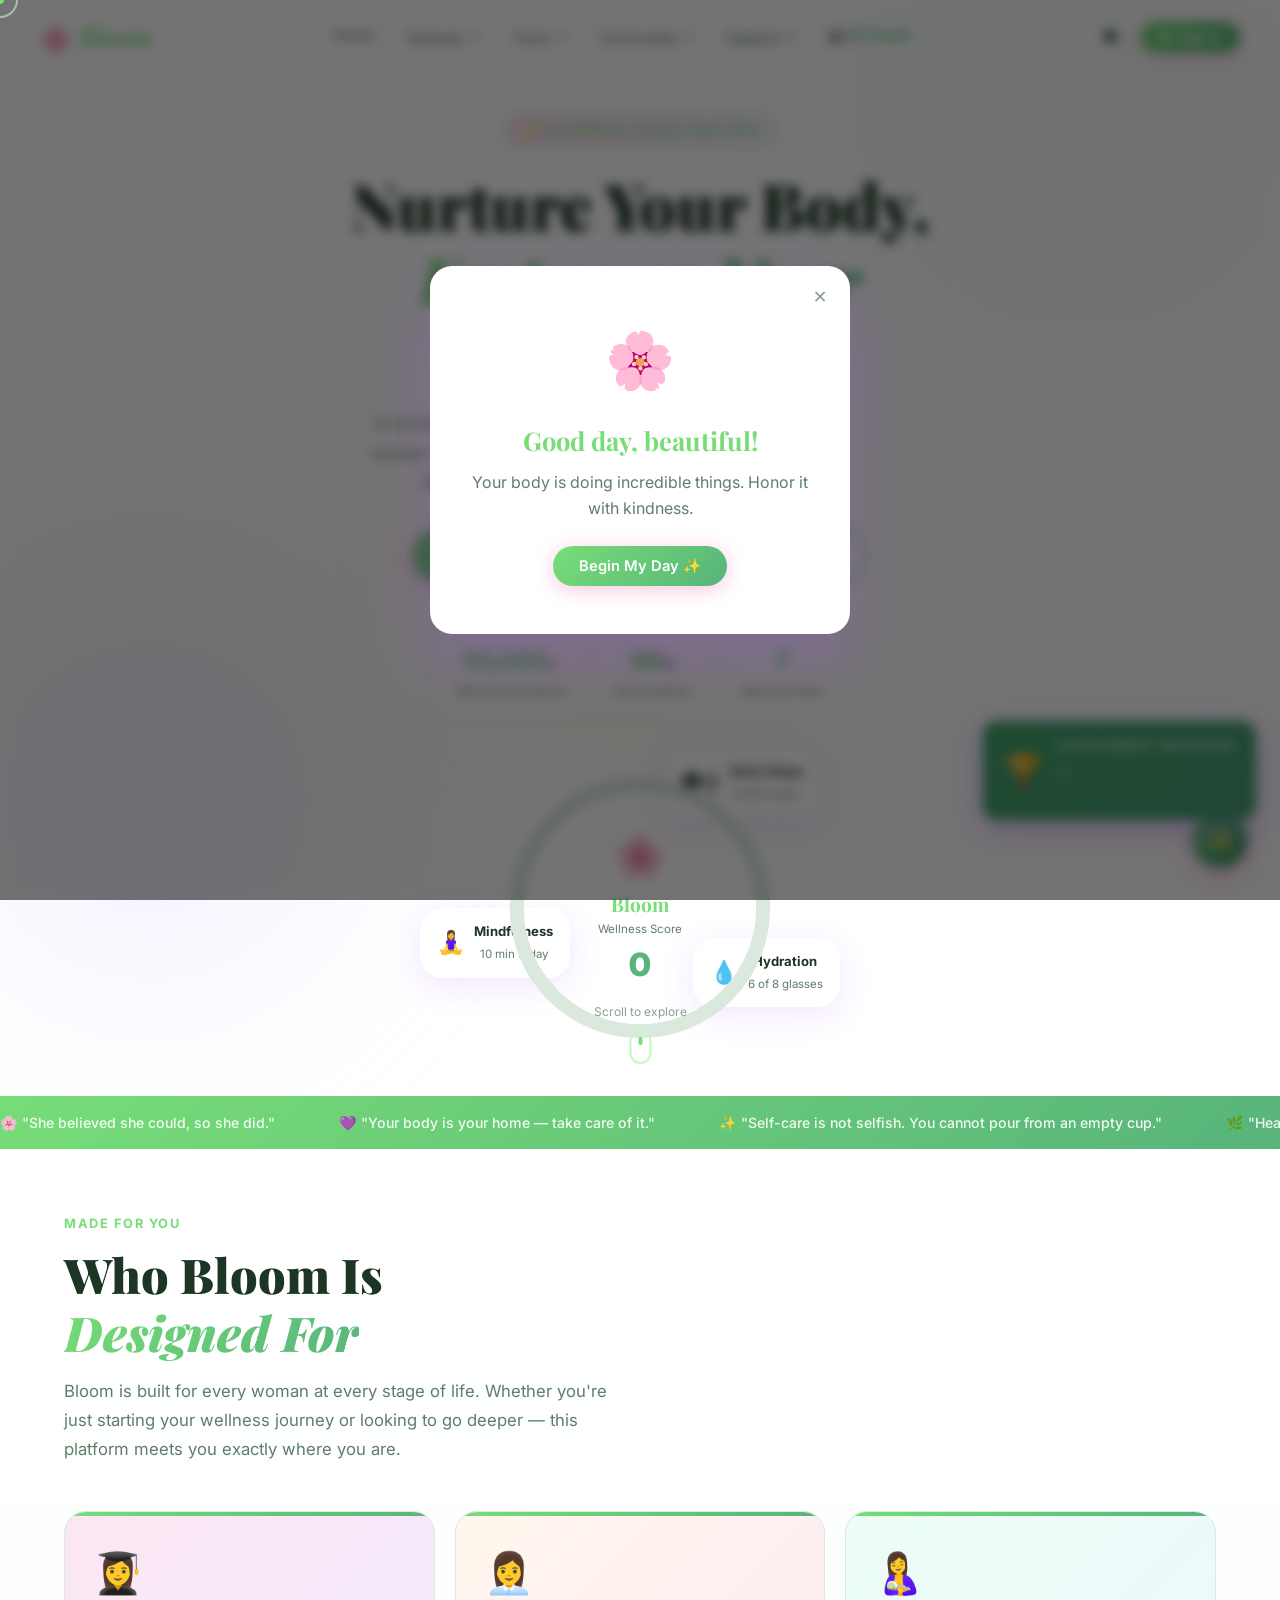
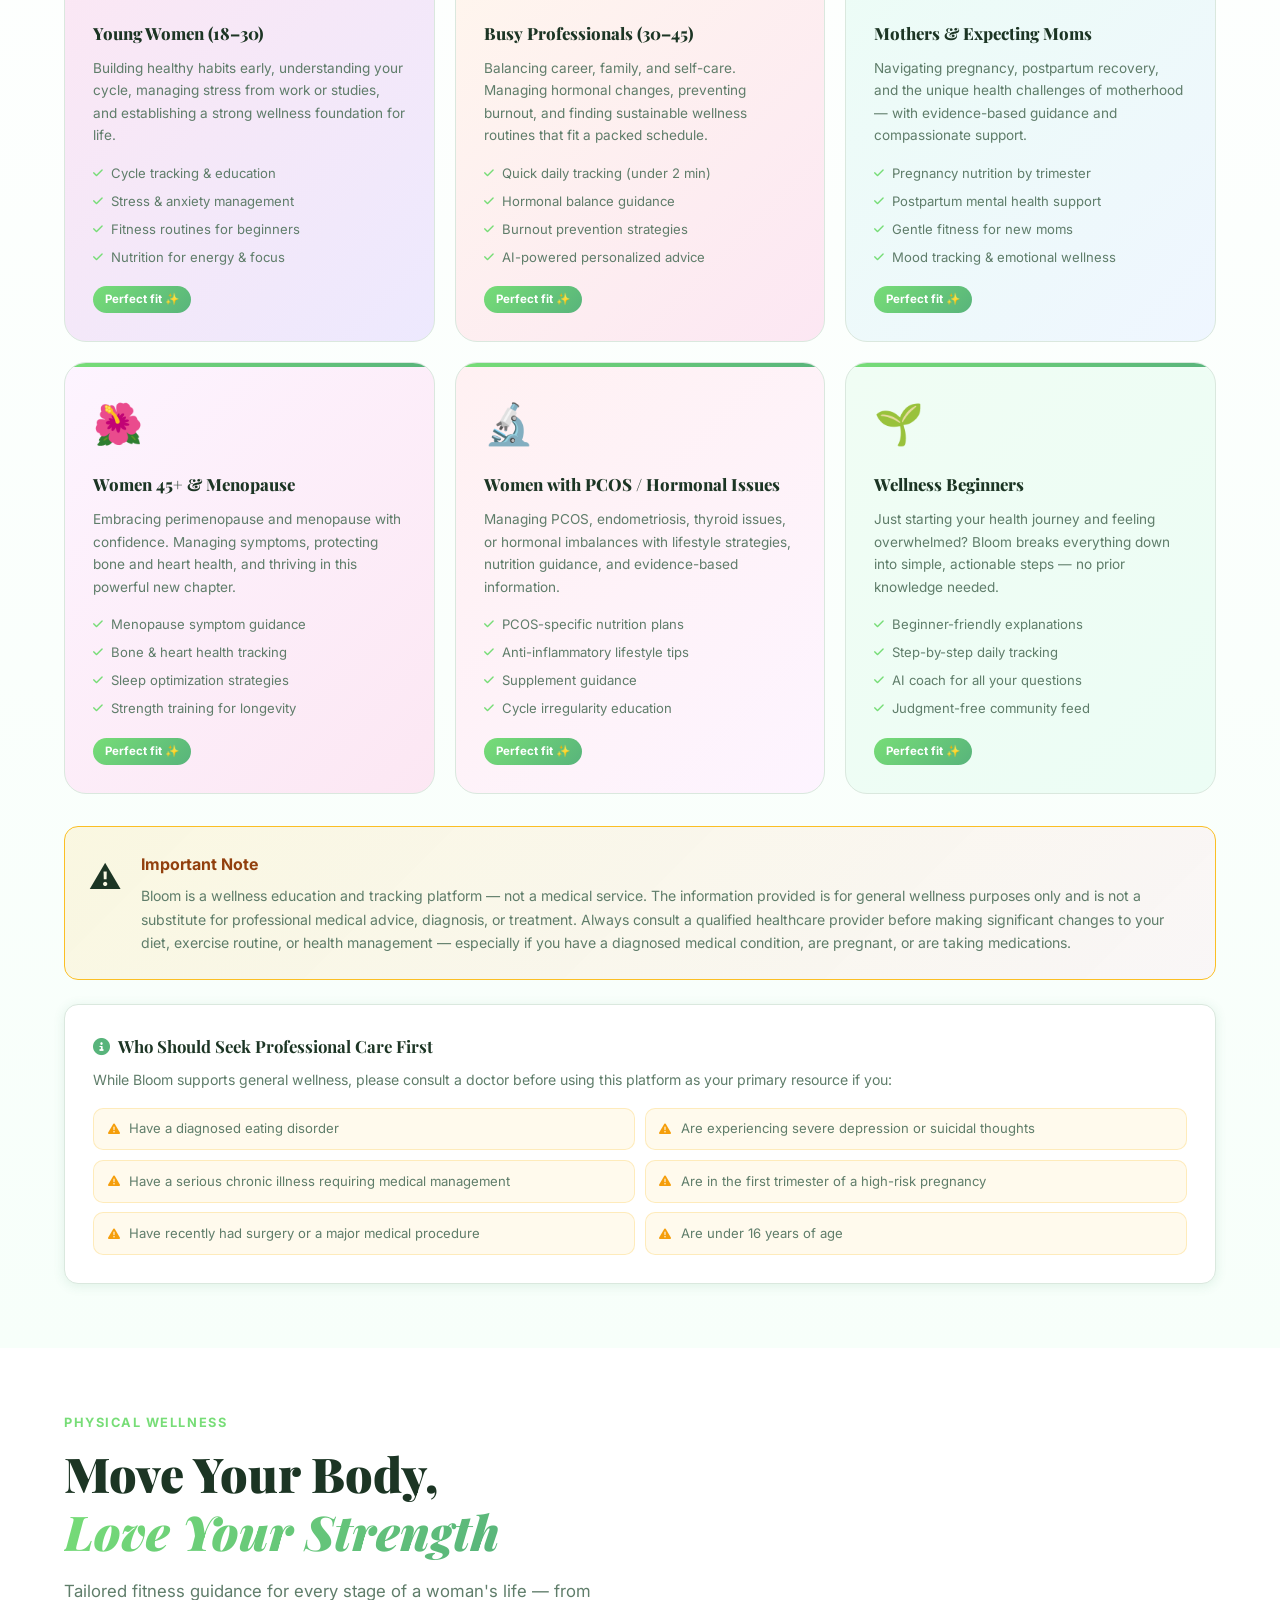
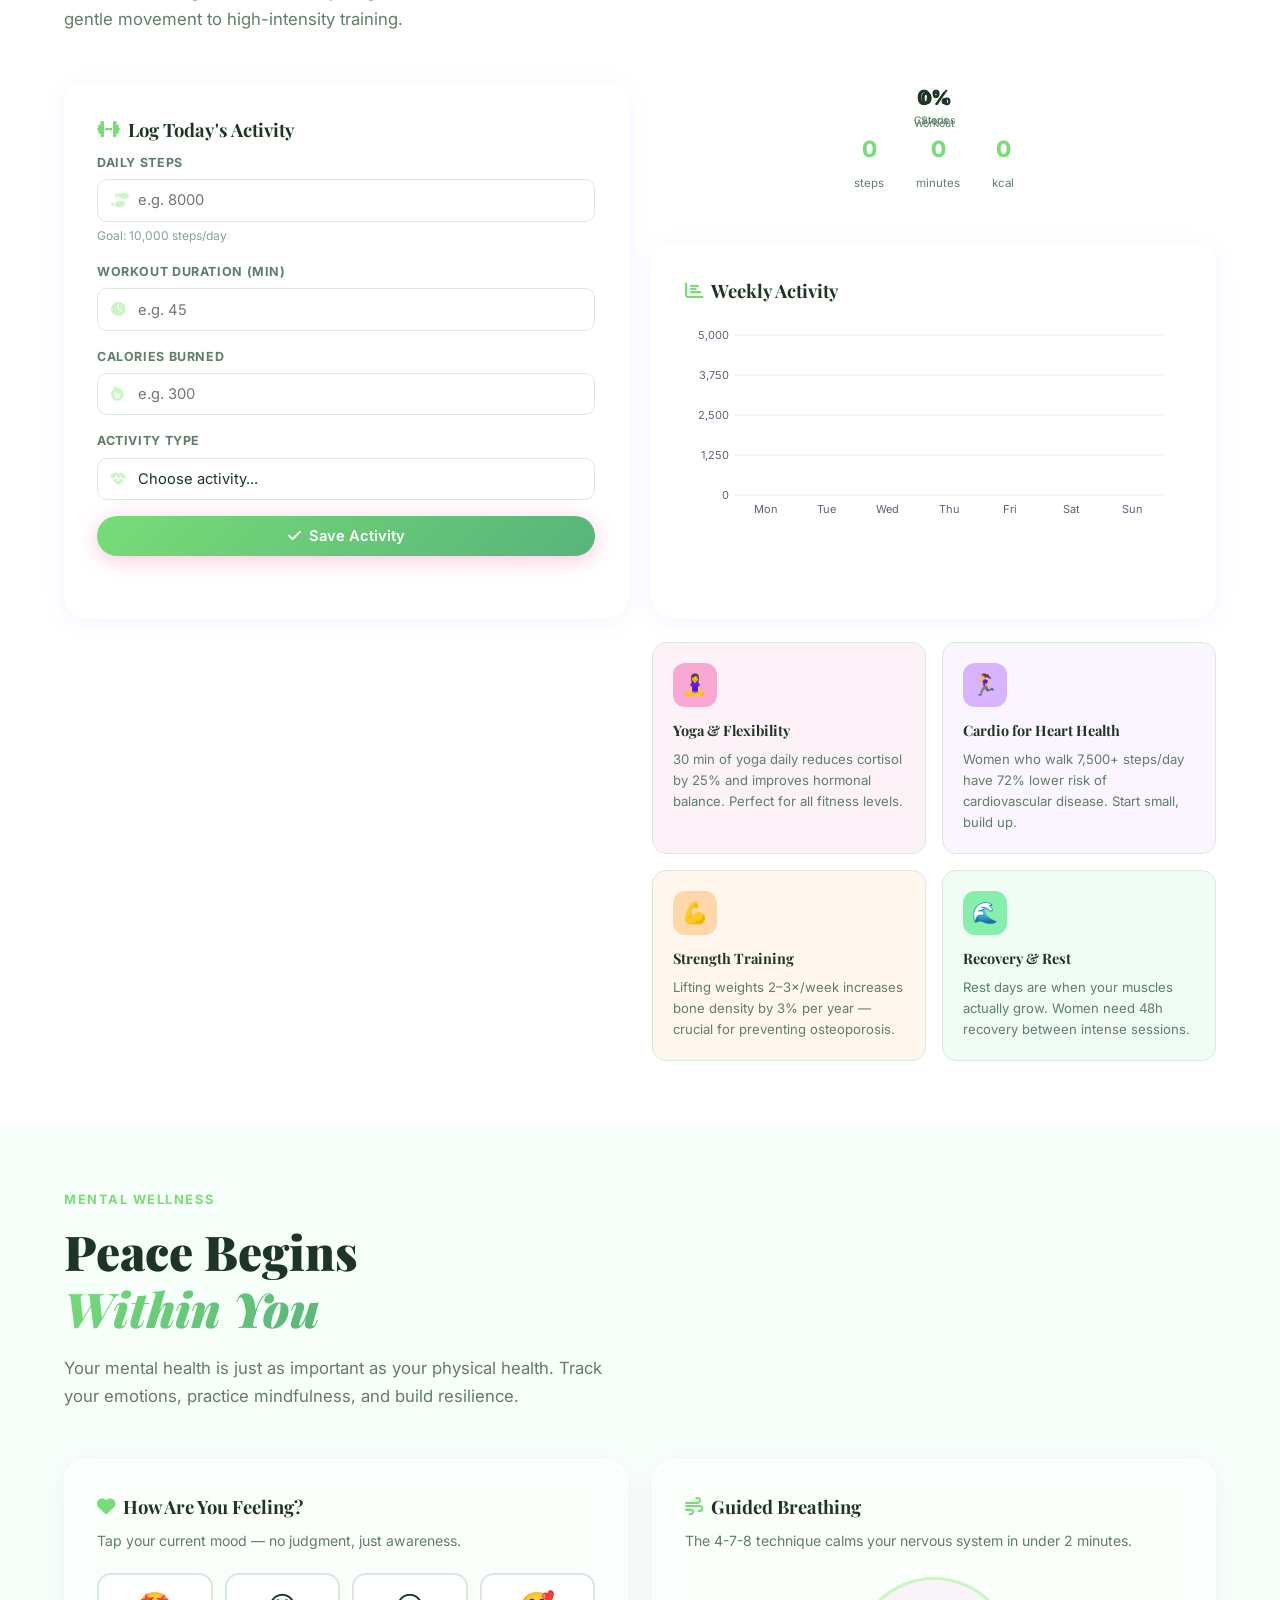
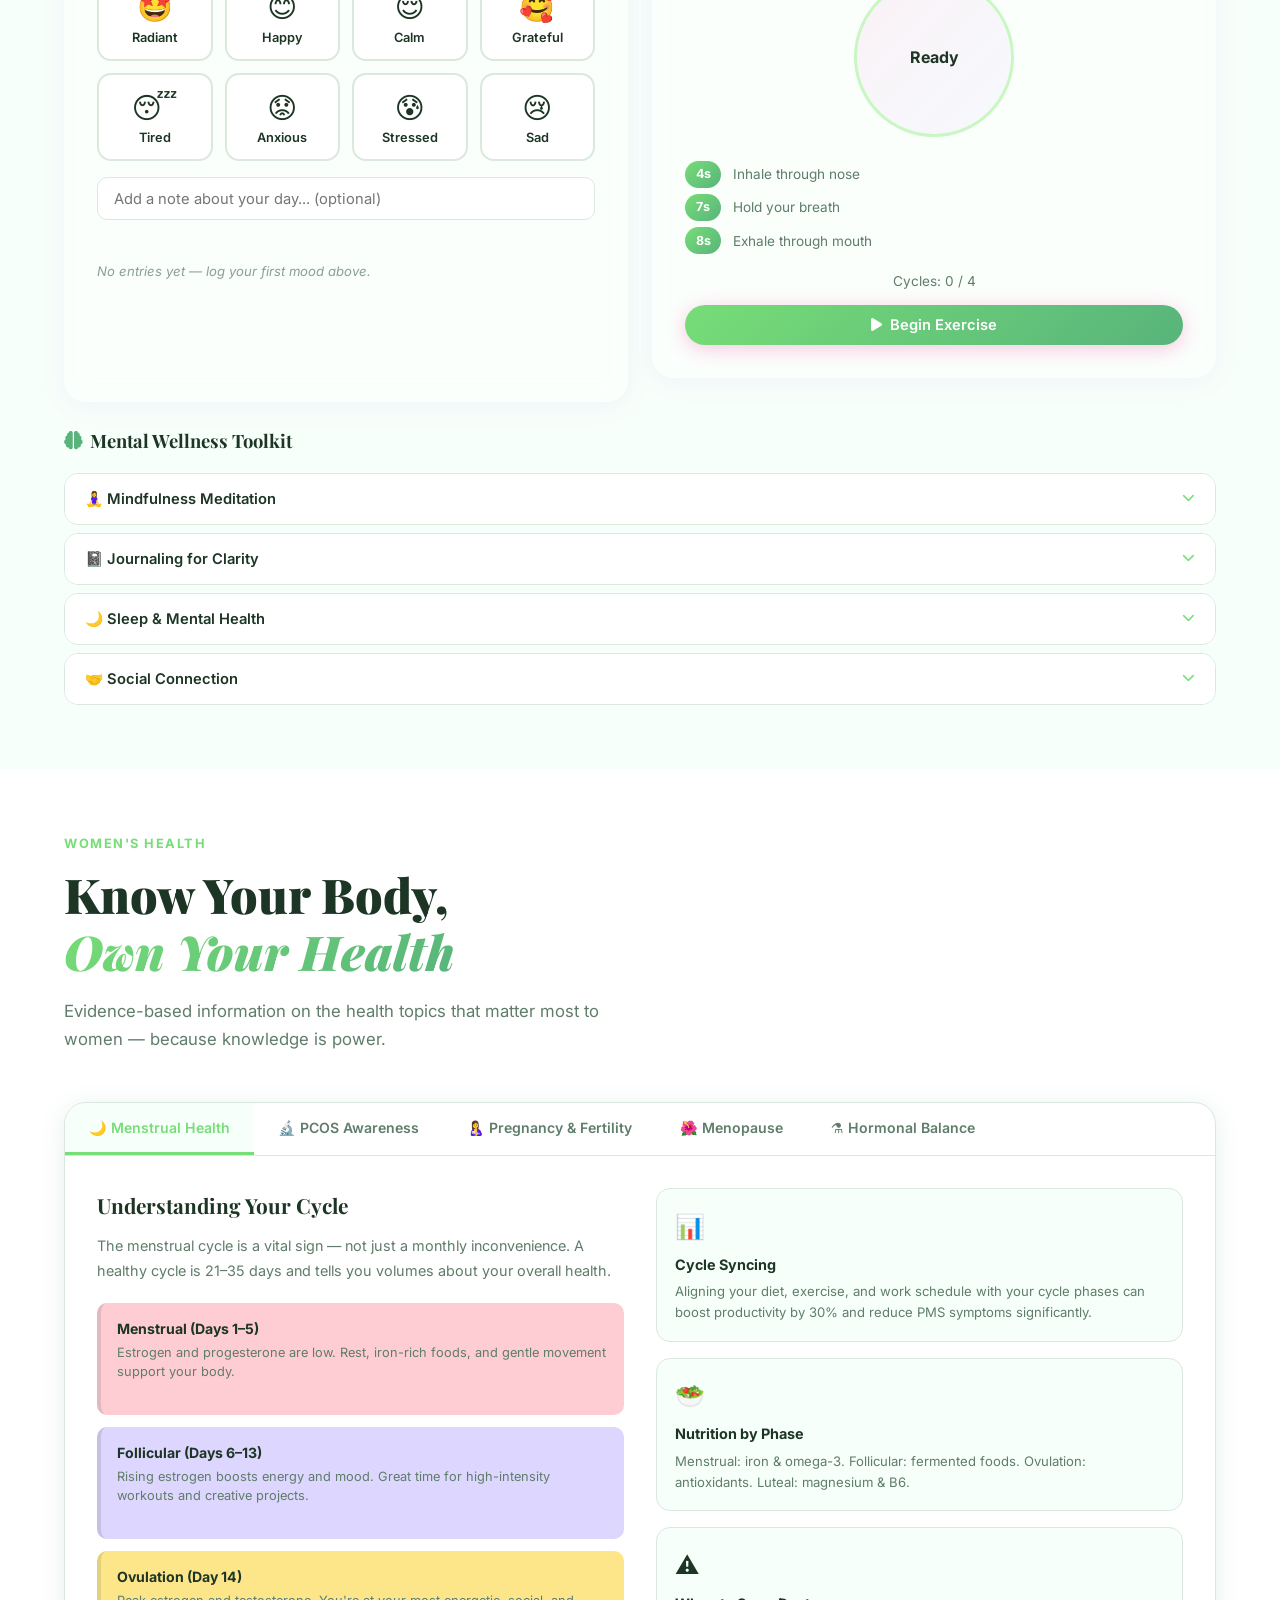
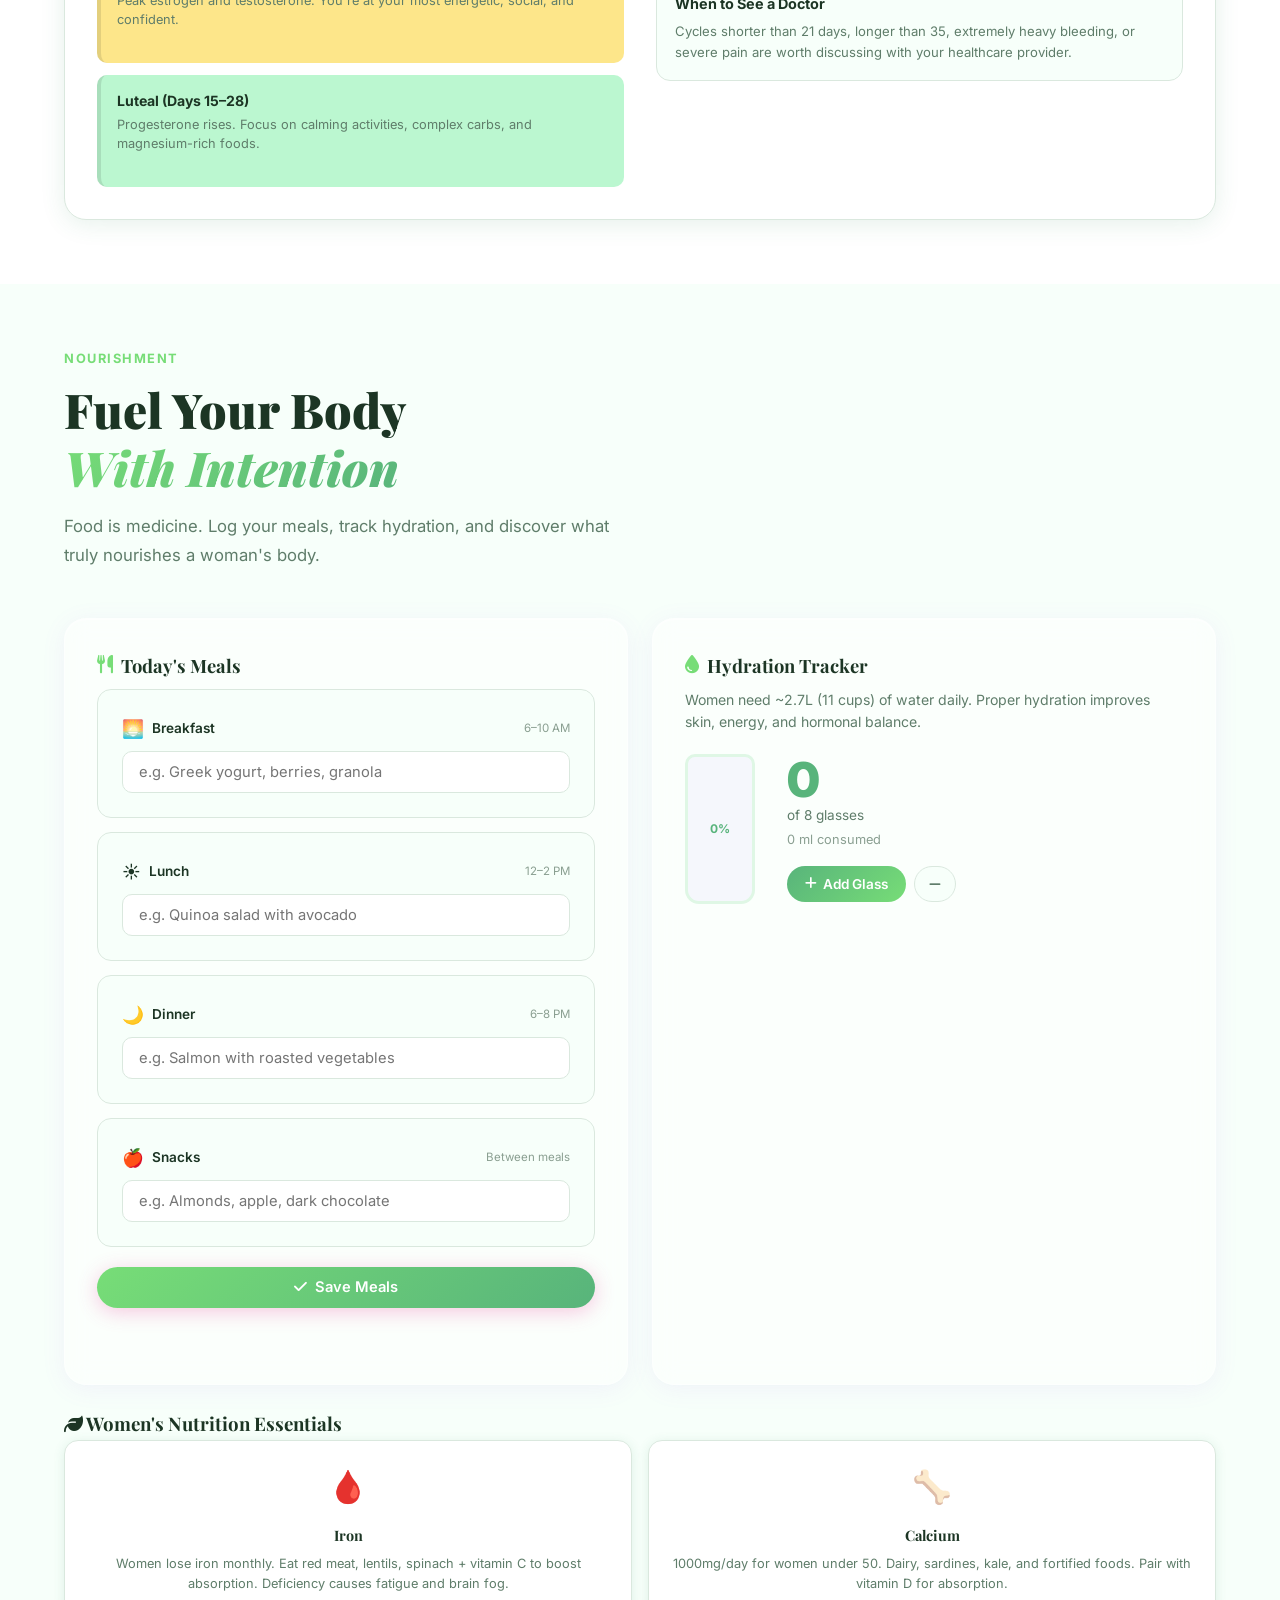
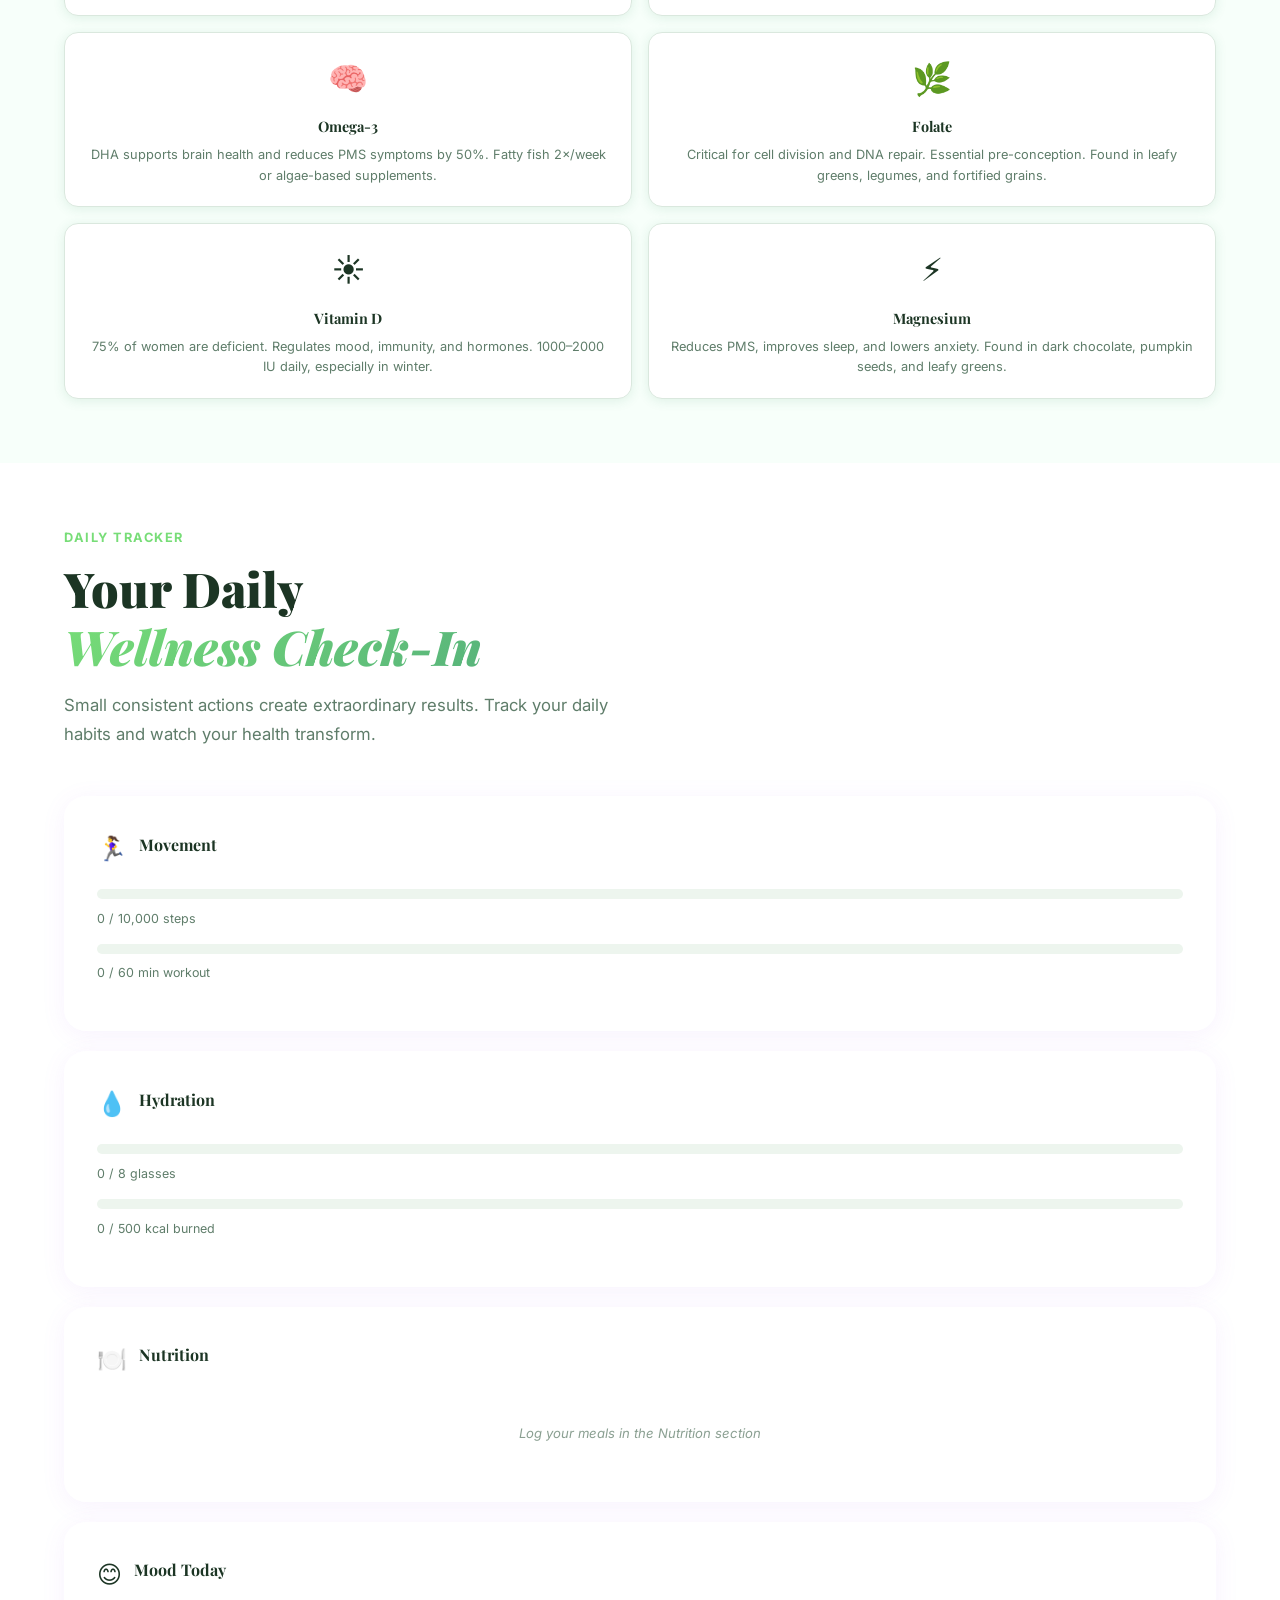
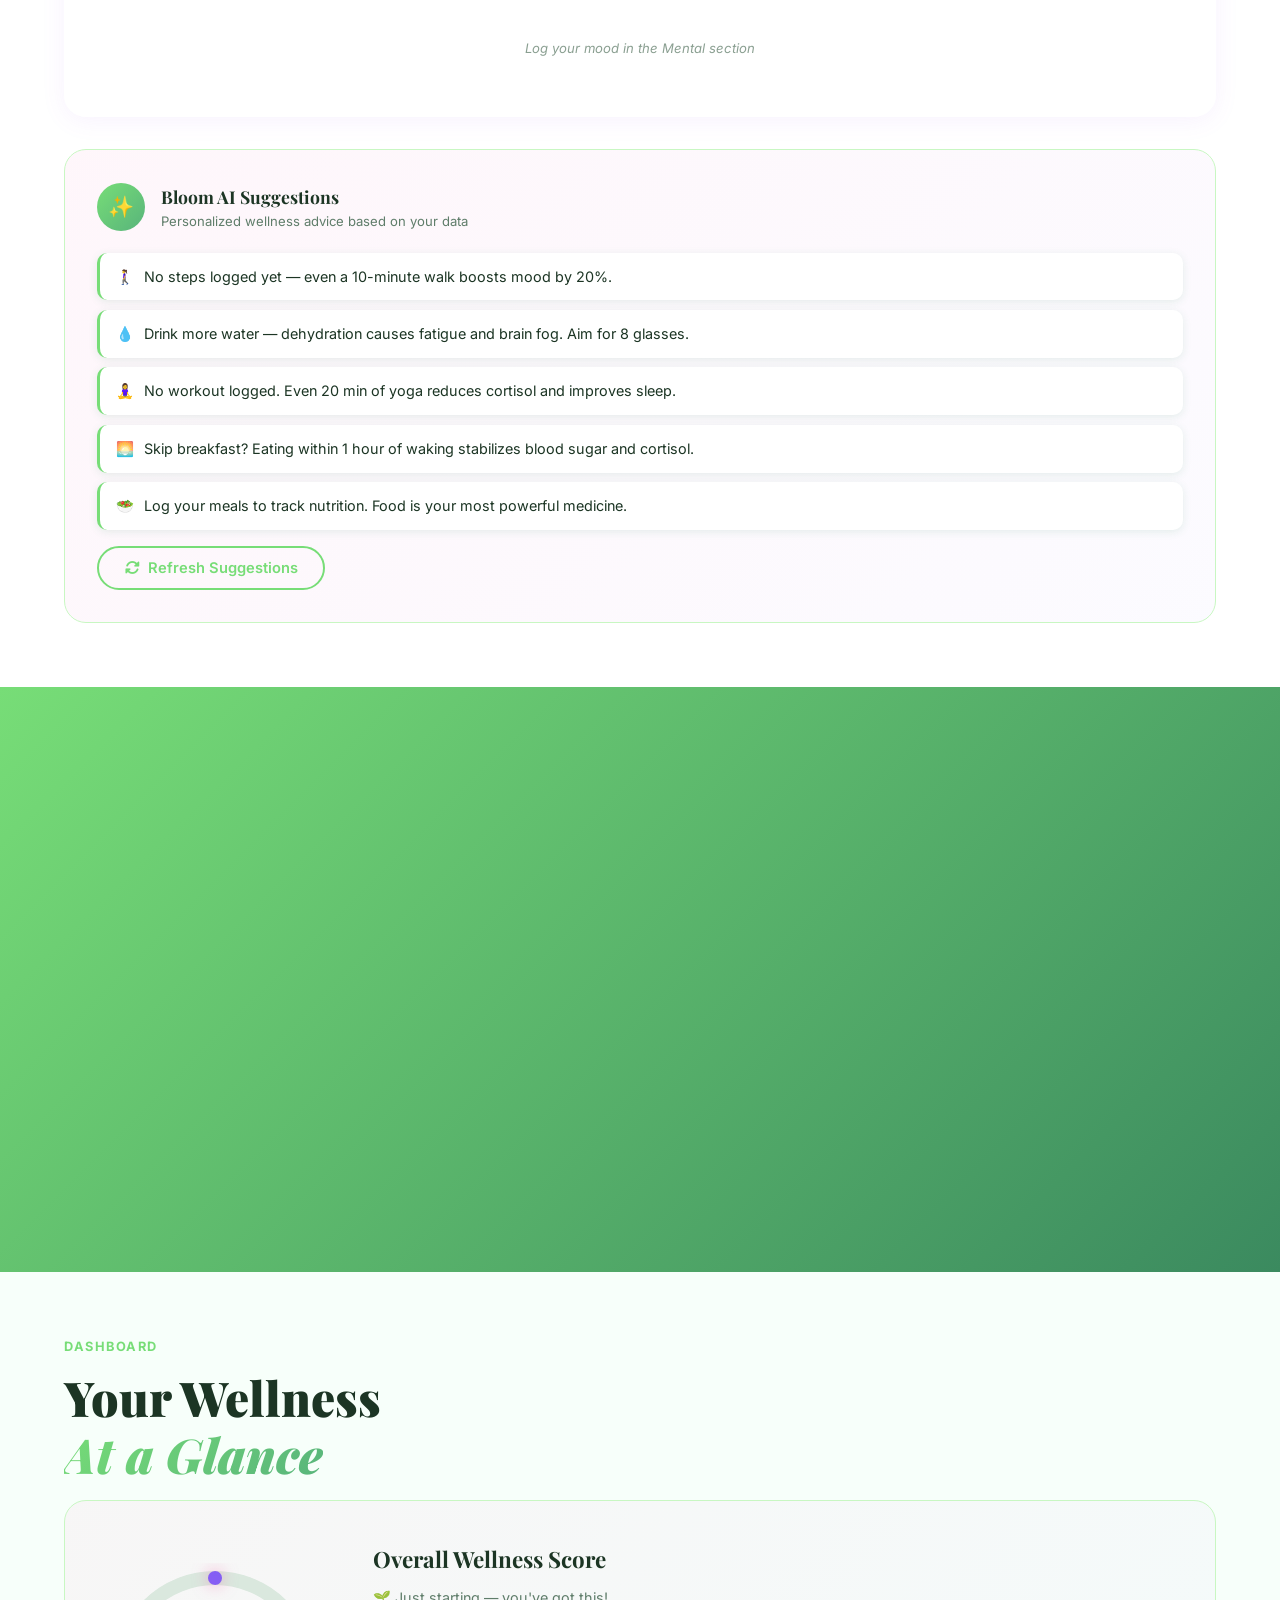
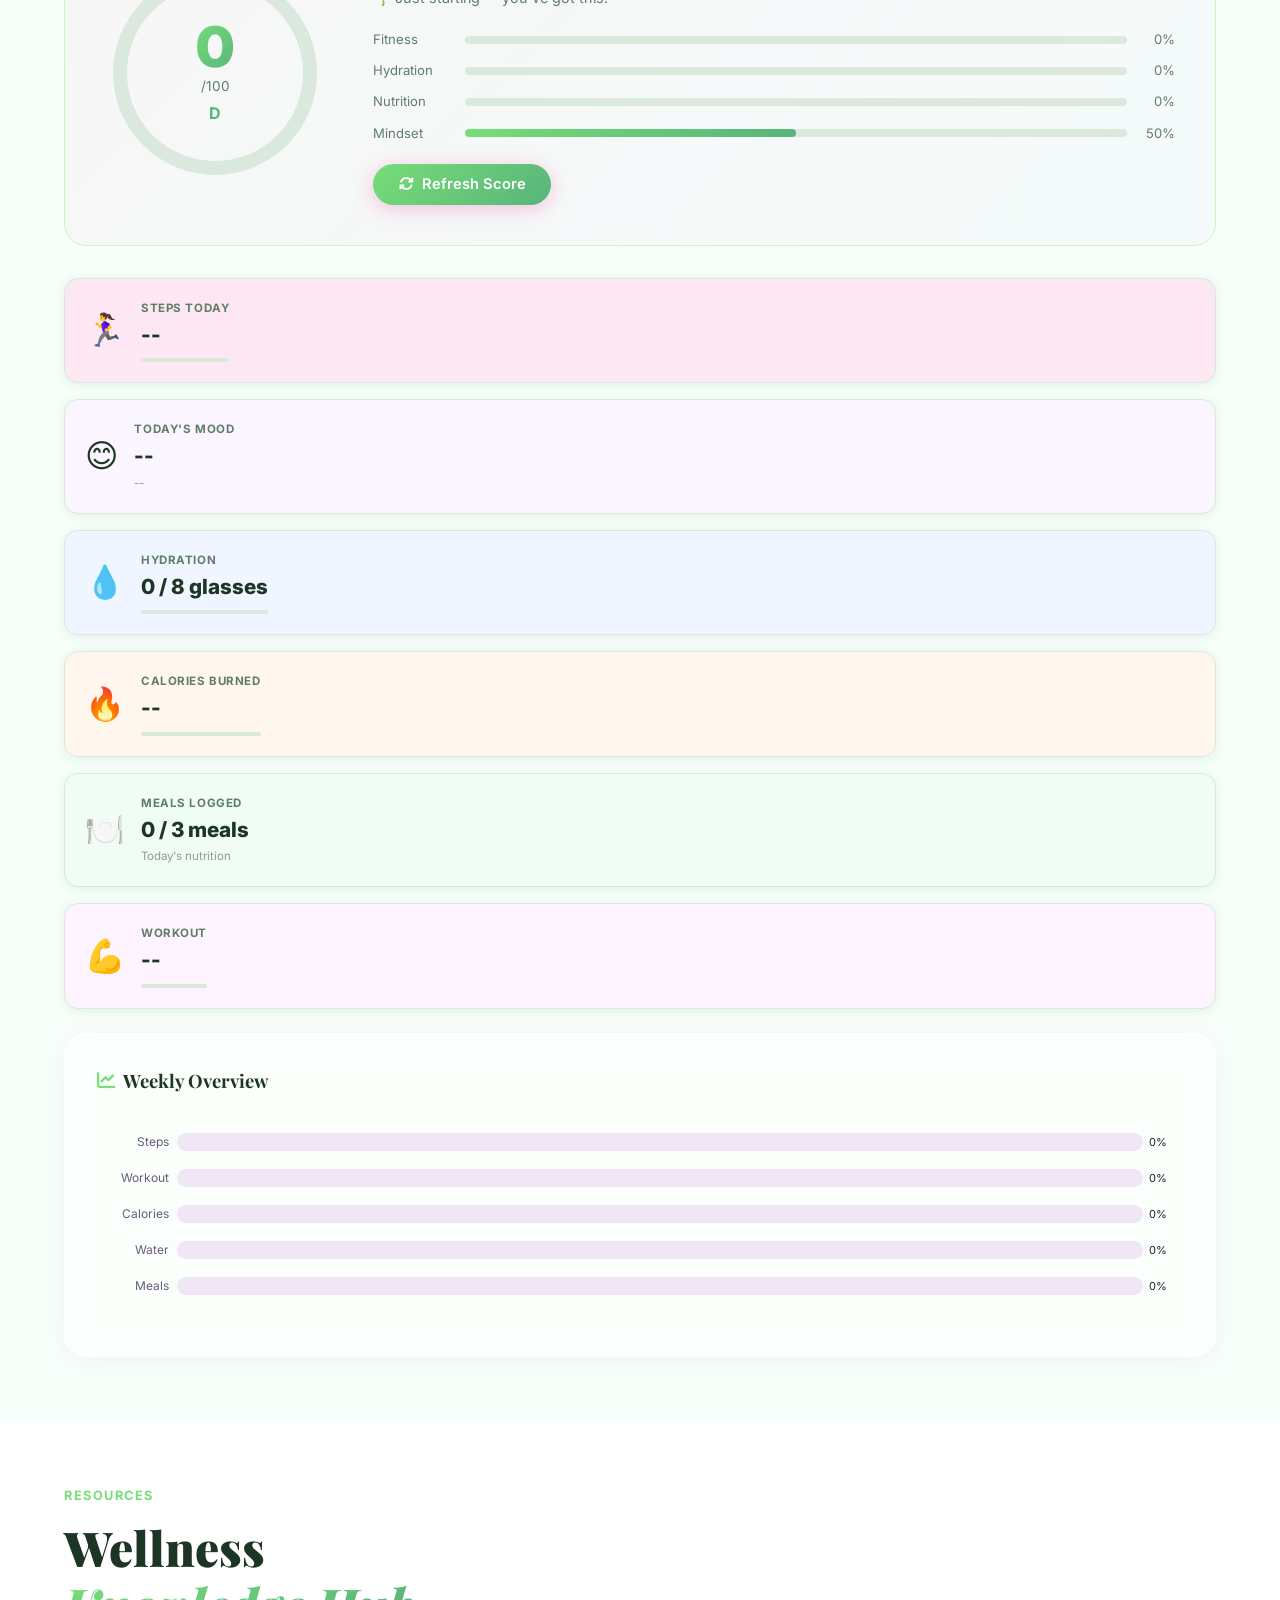
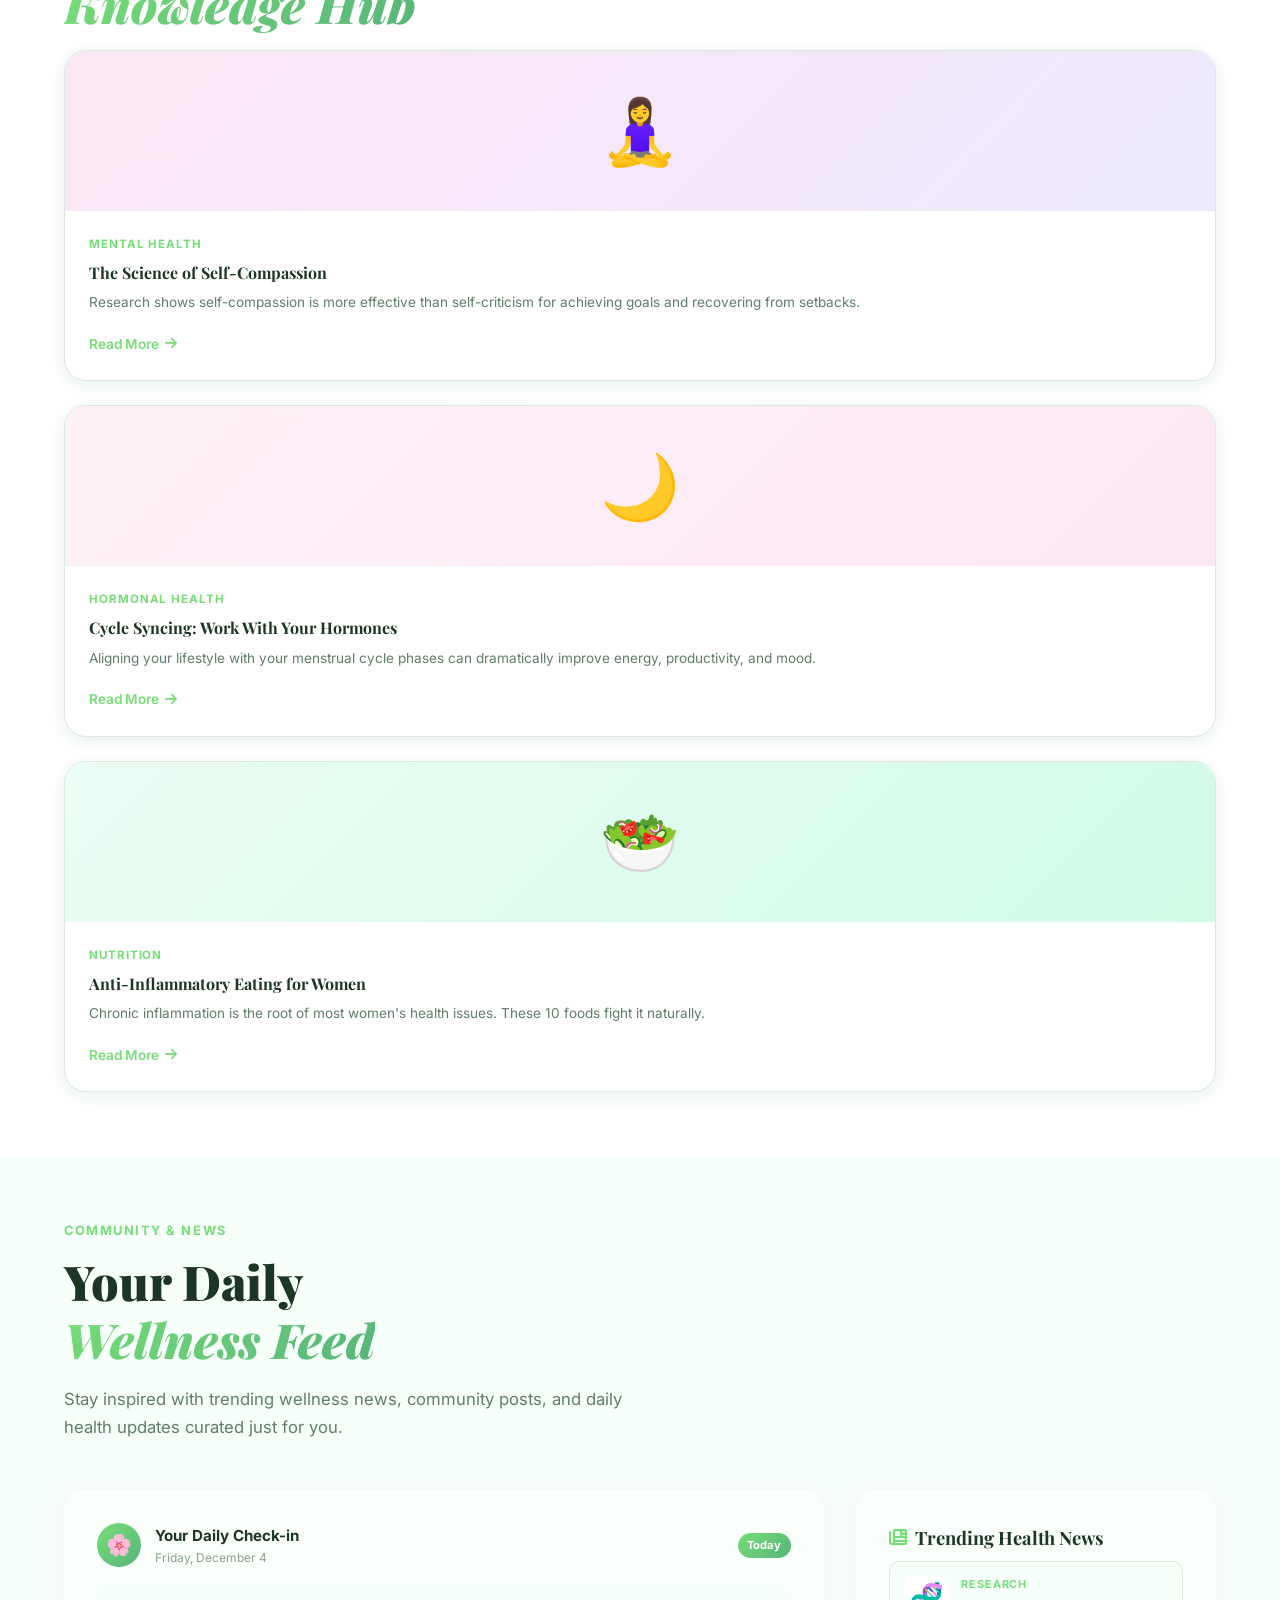
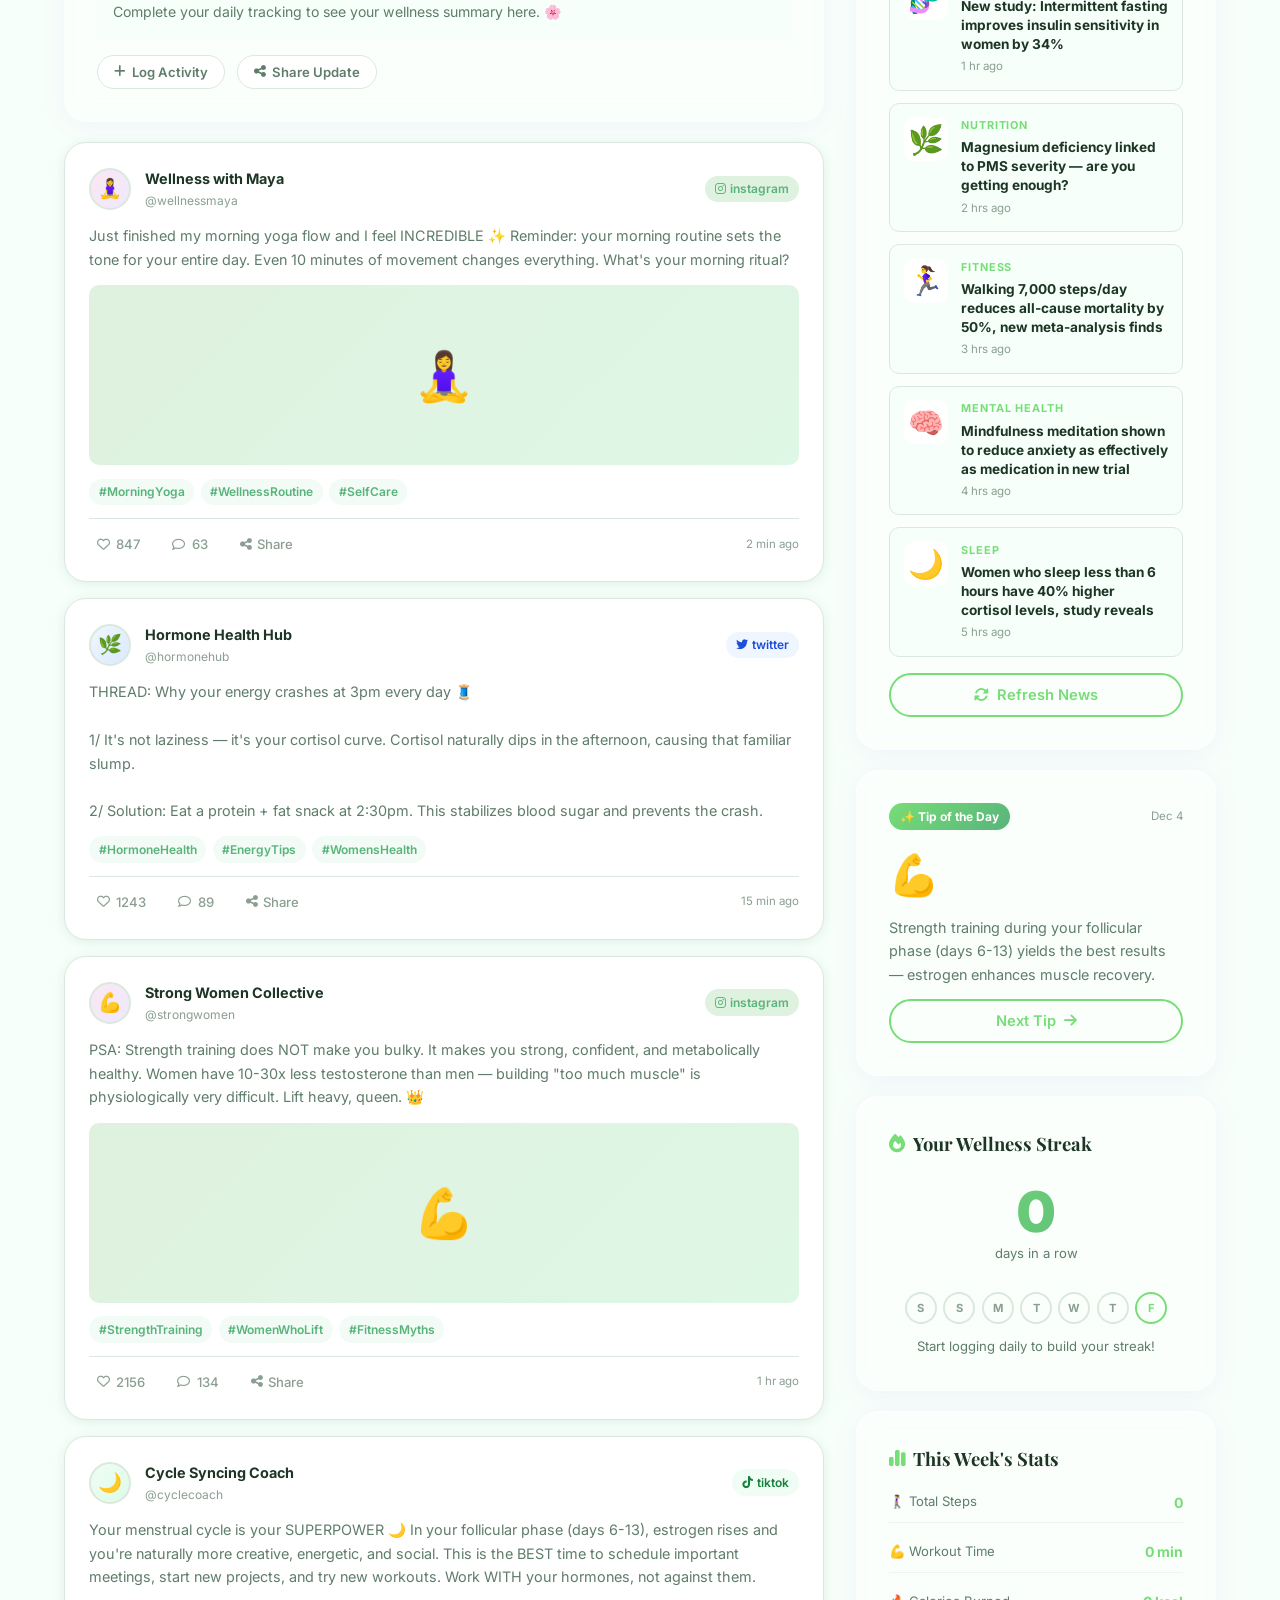
<file: index.html>
<!DOCTYPE html>
<html lang="en">
<head>
  <meta charset="UTF-8"/>
  <meta name="viewport" content="width=device-width,initial-scale=1.0"/>
  <title>Bloom — Women's Health & Wellness</title>
  <link rel="icon" href="data:image/svg+xml,<svg xmlns='http://www.w3.org/2000/svg' viewBox='0 0 100 100'><text y='.9em' font-size='90'>🌸</text></svg>"/>
  <meta name="theme-color" content="#ec4899"/>
  <link rel="stylesheet" href="style.css"/>
  <link rel="preconnect" href="https://fonts.googleapis.com"/>
  <link href="https://fonts.googleapis.com/css2?family=Playfair+Display:ital,wght@0,400;0,700;0,900;1,400&family=Inter:wght@300;400;500;600;700&display=swap" rel="stylesheet"/>
  <link rel="stylesheet" href="https://cdnjs.cloudflare.com/ajax/libs/font-awesome/6.5.0/css/all.min.css"/>
</head>
<body>

<!-- PRELOADER_PLACEHOLDER -->

<!-- ===== CURSOR ===== -->
<div class="cursor-dot" id="cursor-dot"></div>
<div class="cursor-ring" id="cursor-ring"></div>

<!-- ===== REMINDER POPUP ===== -->
<div id="reminder-popup" class="popup-overlay" role="dialog" aria-modal="true">
  <div class="popup-card">
    <button class="popup-close" onclick="closePopup()">✕</button>
    <div class="popup-emoji">🌸</div>
    <h3>Good day, beautiful!</h3>
    <p id="reminder-text">You deserve to feel your best today. Take a moment for yourself.</p>
    <button class="btn-bloom" onclick="closePopup()">Begin My Day ✨</button>
  </div>
</div>

<!-- ===== NAVBAR ===== -->
<nav class="navbar" id="navbar">
  <a class="nav-brand" href="#hero">
    <span class="brand-flower">🌸</span>
    <span class="brand-name">Bloom</span>
  </a>
  <ul class="nav-links" id="nav-links">
    <!-- HOME -->
    <li><a class="nav-link" href="#hero" onclick="smoothNav('hero')">Home</a></li>
    
    <!-- FEATURES DROPDOWN -->
    <li class="nav-dropdown">
      <button class="nav-link nav-toggle" onclick="toggleDropdown(this)">
        Features <i class="fa-solid fa-chevron-down"></i>
      </button>
      <div class="dropdown-menu">
        <a class="dropdown-item" href="#fitness" onclick="smoothNav('fitness')">🏃 Fitness</a>
        <a class="dropdown-item" href="#mental" onclick="smoothNav('mental')">🧘 Mental Wellness</a>
        <a class="dropdown-item" href="#hormonal" onclick="smoothNav('hormonal')">💓 Women's Health</a>
        <a class="dropdown-item" href="nutrition.html">🥗 Nutrition</a>
      </div>
    </li>
    
    <!-- TOOLS DROPDOWN -->
    <li class="nav-dropdown">
      <button class="nav-link nav-toggle" onclick="toggleDropdown(this)">
        Tools <i class="fa-solid fa-chevron-down"></i>
      </button>
      <div class="dropdown-menu">
        <a class="dropdown-item" href="#tracker" onclick="smoothNav('tracker')">📊 Tracker</a>
        <a class="dropdown-item" href="#dashboard" onclick="smoothNav('dashboard')">📈 Dashboard</a>
        <a class="dropdown-item" href="#calendar" onclick="smoothNav('calendar')">📅 Calendar</a>
        <a class="dropdown-item" href="#feed" onclick="smoothNav('feed')">📰 Feed</a>
        <a class="dropdown-item" href="reminders.html">🔔 Reminders</a>
      </div>
    </li>
    
    <!-- COMMUNITY DROPDOWN -->
    <li class="nav-dropdown">
      <button class="nav-link nav-toggle" onclick="toggleDropdown(this)">
        Community <i class="fa-solid fa-chevron-down"></i>
      </button>
      <div class="dropdown-menu">
        <a class="dropdown-item" href="#challenges" onclick="smoothNav('challenges')">🎯 Challenges</a>
        <a class="dropdown-item" href="#achievements" onclick="smoothNav('achievements')">🏅 Badges</a>
      </div>
    </li>
    
    <!-- SUPPORT DROPDOWN -->
    <li class="nav-dropdown">
      <button class="nav-link nav-toggle" onclick="toggleDropdown(this)">
        Support <i class="fa-solid fa-chevron-down"></i>
      </button>
      <div class="dropdown-menu">
        <a class="dropdown-item" href="#helpdesk" onclick="smoothNav('helpdesk')">❓ Help Center</a>
        <a class="dropdown-item" href="#feedback" onclick="smoothNav('feedback')">💬 Feedback</a>
      </div>
    </li>
    
    <!-- AI COACH (SPECIAL) -->
    <li><a class="nav-link nav-ai-link" href="#aichat" onclick="smoothNav('aichat')">🤖 AI Coach</a></li>
  </ul>
  <div class="nav-actions">
    <button class="dark-toggle" id="dark-btn" onclick="toggleDark()" aria-label="Toggle dark mode">�</button>
    
    <!-- Login/Profile Section -->
    <div id="nav-auth-guest" class="nav-auth-section">
      <button class="btn-bloom btn-sm" onclick="window.location.href='login.html'">
        <i class="fa-solid fa-sign-in-alt"></i> Sign In
      </button>
    </div>
    
    <div id="nav-auth-user" class="nav-auth-section hidden">
      <button class="btn-bloom btn-sm" onclick="smoothNav('tracker')">Start Tracking</button>
      <div class="profile-dropdown">
        <button class="profile-menu-btn" onclick="toggleProfileMenu()" aria-label="Profile menu">
          <span class="profile-avatar-mini" id="profile-avatar-mini">👤</span>
          <span class="profile-name-mini" id="profile-name-mini">User</span>
          <i class="fa-solid fa-chevron-down"></i>
        </button>
        <div class="profile-dropdown-menu" id="profile-dropdown-menu">
          <a href="profile.html" class="dropdown-item">
            <i class="fa-solid fa-user-circle"></i> View Profile
          </a>
          <a href="index.html#dashboard" class="dropdown-item" onclick="smoothNav('dashboard')">
            <i class="fa-solid fa-chart-line"></i> Dashboard
          </a>
          <hr class="dropdown-divider"/>
          <a href="#" class="dropdown-item danger" onclick="doLogout(event)">
            <i class="fa-solid fa-sign-out-alt"></i> Logout
          </a>
        </div>
      </div>
    </div>
    
    <button class="hamburger" onclick="toggleMenu()" aria-label="Menu">
      <span></span><span></span><span></span>
    </button>
  </div>
</nav>

<!-- ===== HERO ===== -->
<section id="hero" class="hero-section">
  <div class="hero-bg">
    <div class="hero-orb orb-a"></div>
    <div class="hero-orb orb-b"></div>
    <div class="hero-orb orb-c"></div>
    <div class="hero-particles" id="particles"></div>
  </div>
  <div class="hero-content reveal">
    <div class="hero-eyebrow">✨ Your Wellness Journey Starts Here</div>
    <h1 class="hero-title">
      Nurture Your Body,<br/>
      <em>Empower Your Mind</em>
    </h1>
    <p class="hero-desc">A complete wellness platform designed exclusively for women — track your health, understand your body, and bloom into your best self every single day.</p>
    <div class="hero-cta">
      <button class="btn-bloom btn-lg" onclick="smoothNav('tracker')">
        <span>Start Your Journey</span>
        <i class="fa-solid fa-arrow-right"></i>
      </button>
      <button class="btn-outline-bloom btn-lg" onclick="smoothNav('fitness')">
        Explore Features
      </button>
    </div>
    <div class="hero-trust">
      <div class="trust-item"><span class="trust-num" data-target="50000">0</span><span>+</span><span class="trust-label">Women Empowered</span></div>
      <div class="trust-divider"></div>
      <div class="trust-item"><span class="trust-num" data-target="98">0</span><span>%</span><span class="trust-label">Feel Healthier</span></div>
      <div class="trust-divider"></div>
      <div class="trust-item"><span class="trust-num" data-target="7">0</span><span></span><span class="trust-label">Wellness Pillars</span></div>
    </div>
  </div>
  <div class="hero-visual reveal-right">
    <div class="hero-card-float card-float-1">
      <span>�‍♀️</span>
      <div><strong>Daily Steps</strong><small>8,432 today</small></div>
    </div>
    <div class="hero-card-float card-float-2">
      <span>💧</span>
      <div><strong>Hydration</strong><small>6 of 8 glasses</small></div>
    </div>
    <div class="hero-card-float card-float-3">
      <span>🧘‍♀️</span>
      <div><strong>Mindfulness</strong><small>10 min today</small></div>
    </div>
    <div class="hero-circle-wrap">
      <div class="hero-circle">
        <div class="hc-inner">
          <span class="hc-emoji">🌸</span>
          <span class="hc-text">Bloom</span>
          <span class="hc-sub">Wellness Score</span>
          <span class="hc-score" id="hero-score">--</span>
        </div>
        <svg class="hc-ring" viewBox="0 0 200 200">
          <circle cx="100" cy="100" r="88" class="hc-ring-bg"/>
          <circle cx="100" cy="100" r="88" class="hc-ring-fill" id="hero-ring" stroke-dasharray="0 553"/>
        </svg>
      </div>
    </div>
  </div>
  <div class="hero-scroll-hint">
    <span>Scroll to explore</span>
    <div class="scroll-mouse"><div class="scroll-wheel"></div></div>
  </div>
</section>

<!-- ===== QUOTE TICKER ===== -->
<div class="quote-ticker">
  <div class="ticker-track" id="ticker-track">
    <span>🌸 "She believed she could, so she did."</span>
    <span>💜 "Your body is your home — take care of it."</span>
    <span>✨ "Self-care is not selfish. You cannot pour from an empty cup."</span>
    <span>🌿 "Health is the greatest gift you can give yourself."</span>
    <span>💪 "Strong women lift each other up."</span>
    <span>🌸 "She believed she could, so she did."</span>
    <span>💜 "Your body is your home — take care of it."</span>
    <span>✨ "Self-care is not selfish. You cannot pour from an empty cup."</span>
    <span>🌿 "Health is the greatest gift you can give yourself."</span>
    <span>💪 "Strong women lift each other up."</span>
  </div>
</div>

<!-- ===== WHO THIS WORKS FOR ===== -->
<section id="who-its-for" class="section-block wif-section">
  <div class="container">
    <div class="section-label reveal">Made For You</div>
    <h2 class="section-title reveal">Who Bloom Is<br/><em>Designed For</em></h2>
    <p class="section-desc reveal">Bloom is built for every woman at every stage of life. Whether you're just starting your wellness journey or looking to go deeper — this platform meets you exactly where you are.</p>

    <!-- Primary Audience Cards -->
    <div class="wif-grid reveal">
      <div class="wif-card" style="--wc:linear-gradient(135deg,#fce7f3,#ede9fe)">
        <div class="wif-icon">👩‍🎓</div>
        <h3>Young Women (18–30)</h3>
        <p class="wif-desc">Building healthy habits early, understanding your cycle, managing stress from work or studies, and establishing a strong wellness foundation for life.</p>
        <ul class="wif-list">
          <li><i class="fa-solid fa-check"></i> Cycle tracking & education</li>
          <li><i class="fa-solid fa-check"></i> Stress & anxiety management</li>
          <li><i class="fa-solid fa-check"></i> Fitness routines for beginners</li>
          <li><i class="fa-solid fa-check"></i> Nutrition for energy & focus</li>
        </ul>
        <div class="wif-tag">Perfect fit ✨</div>
      </div>

      <div class="wif-card" style="--wc:linear-gradient(135deg,#fff7ed,#fce7f3)">
        <div class="wif-icon">👩‍💼</div>
        <h3>Busy Professionals (30–45)</h3>
        <p class="wif-desc">Balancing career, family, and self-care. Managing hormonal changes, preventing burnout, and finding sustainable wellness routines that fit a packed schedule.</p>
        <ul class="wif-list">
          <li><i class="fa-solid fa-check"></i> Quick daily tracking (under 2 min)</li>
          <li><i class="fa-solid fa-check"></i> Hormonal balance guidance</li>
          <li><i class="fa-solid fa-check"></i> Burnout prevention strategies</li>
          <li><i class="fa-solid fa-check"></i> AI-powered personalized advice</li>
        </ul>
        <div class="wif-tag">Perfect fit ✨</div>
      </div>

      <div class="wif-card" style="--wc:linear-gradient(135deg,#ecfdf5,#eff6ff)">
        <div class="wif-icon">🤱</div>
        <h3>Mothers & Expecting Moms</h3>
        <p class="wif-desc">Navigating pregnancy, postpartum recovery, and the unique health challenges of motherhood — with evidence-based guidance and compassionate support.</p>
        <ul class="wif-list">
          <li><i class="fa-solid fa-check"></i> Pregnancy nutrition by trimester</li>
          <li><i class="fa-solid fa-check"></i> Postpartum mental health support</li>
          <li><i class="fa-solid fa-check"></i> Gentle fitness for new moms</li>
          <li><i class="fa-solid fa-check"></i> Mood tracking & emotional wellness</li>
        </ul>
        <div class="wif-tag">Perfect fit ✨</div>
      </div>

      <div class="wif-card" style="--wc:linear-gradient(135deg,#fdf4ff,#fce7f3)">
        <div class="wif-icon">🌺</div>
        <h3>Women 45+ & Menopause</h3>
        <p class="wif-desc">Embracing perimenopause and menopause with confidence. Managing symptoms, protecting bone and heart health, and thriving in this powerful new chapter.</p>
        <ul class="wif-list">
          <li><i class="fa-solid fa-check"></i> Menopause symptom guidance</li>
          <li><i class="fa-solid fa-check"></i> Bone & heart health tracking</li>
          <li><i class="fa-solid fa-check"></i> Sleep optimization strategies</li>
          <li><i class="fa-solid fa-check"></i> Strength training for longevity</li>
        </ul>
        <div class="wif-tag">Perfect fit ✨</div>
      </div>

      <div class="wif-card" style="--wc:linear-gradient(135deg,#fff1f2,#fdf4ff)">
        <div class="wif-icon">🔬</div>
        <h3>Women with PCOS / Hormonal Issues</h3>
        <p class="wif-desc">Managing PCOS, endometriosis, thyroid issues, or hormonal imbalances with lifestyle strategies, nutrition guidance, and evidence-based information.</p>
        <ul class="wif-list">
          <li><i class="fa-solid fa-check"></i> PCOS-specific nutrition plans</li>
          <li><i class="fa-solid fa-check"></i> Anti-inflammatory lifestyle tips</li>
          <li><i class="fa-solid fa-check"></i> Supplement guidance</li>
          <li><i class="fa-solid fa-check"></i> Cycle irregularity education</li>
        </ul>
        <div class="wif-tag">Perfect fit ✨</div>
      </div>

      <div class="wif-card" style="--wc:linear-gradient(135deg,#f0fdf4,#ecfdf5)">
        <div class="wif-icon">🌱</div>
        <h3>Wellness Beginners</h3>
        <p class="wif-desc">Just starting your health journey and feeling overwhelmed? Bloom breaks everything down into simple, actionable steps — no prior knowledge needed.</p>
        <ul class="wif-list">
          <li><i class="fa-solid fa-check"></i> Beginner-friendly explanations</li>
          <li><i class="fa-solid fa-check"></i> Step-by-step daily tracking</li>
          <li><i class="fa-solid fa-check"></i> AI coach for all your questions</li>
          <li><i class="fa-solid fa-check"></i> Judgment-free community feed</li>
        </ul>
        <div class="wif-tag">Perfect fit ✨</div>
      </div>
    </div>

    <!-- Important Note Banner -->
    <div class="wif-note reveal">
      <div class="wif-note-icon">⚠️</div>
      <div class="wif-note-content">
        <strong>Important Note</strong>
        <p>Bloom is a wellness education and tracking platform — not a medical service. The information provided is for general wellness purposes only and is not a substitute for professional medical advice, diagnosis, or treatment. Always consult a qualified healthcare provider before making significant changes to your diet, exercise routine, or health management — especially if you have a diagnosed medical condition, are pregnant, or are taking medications.</p>
      </div>
    </div>

    <!-- Who It's NOT For -->
    <div class="wif-not-for reveal">
      <h3><i class="fa-solid fa-circle-info"></i> Who Should Seek Professional Care First</h3>
      <p>While Bloom supports general wellness, please consult a doctor before using this platform as your primary resource if you:</p>
      <div class="wnf-grid">
        <div class="wnf-item"><i class="fa-solid fa-triangle-exclamation"></i> Have a diagnosed eating disorder</div>
        <div class="wnf-item"><i class="fa-solid fa-triangle-exclamation"></i> Are experiencing severe depression or suicidal thoughts</div>
        <div class="wnf-item"><i class="fa-solid fa-triangle-exclamation"></i> Have a serious chronic illness requiring medical management</div>
        <div class="wnf-item"><i class="fa-solid fa-triangle-exclamation"></i> Are in the first trimester of a high-risk pregnancy</div>
        <div class="wnf-item"><i class="fa-solid fa-triangle-exclamation"></i> Have recently had surgery or a major medical procedure</div>
        <div class="wnf-item"><i class="fa-solid fa-triangle-exclamation"></i> Are under 16 years of age</div>
      </div>
    </div>
  </div>
</section>

<!-- ===== FITNESS SECTION ===== -->
<section id="fitness" class="section-block">
  <div class="container">
    <div class="section-label reveal">Physical Wellness</div>
    <h2 class="section-title reveal">Move Your Body,<br/><em>Love Your Strength</em></h2>
    <p class="section-desc reveal">Tailored fitness guidance for every stage of a woman's life — from gentle movement to high-intensity training.</p>

    <div class="fitness-grid">
      <!-- Log Activity -->
      <div class="bloom-card log-card reveal">
        <div class="card-glow"></div>
        <h3><i class="fa-solid fa-dumbbell"></i> Log Today's Activity</h3>
        <div class="input-group">
          <label>Daily Steps</label>
          <div class="input-wrap"><i class="fa-solid fa-shoe-prints"></i><input type="number" id="steps" placeholder="e.g. 8000" min="0"/></div>
          <div class="input-hint">Goal: 10,000 steps/day</div>
        </div>
        <div class="input-group">
          <label>Workout Duration (min)</label>
          <div class="input-wrap"><i class="fa-solid fa-clock"></i><input type="number" id="workout-time" placeholder="e.g. 45" min="0"/></div>
        </div>
        <div class="input-group">
          <label>Calories Burned</label>
          <div class="input-wrap"><i class="fa-solid fa-fire"></i><input type="number" id="calories" placeholder="e.g. 300" min="0"/></div>
        </div>
        <div class="input-group">
          <label>Activity Type</label>
          <div class="input-wrap"><i class="fa-solid fa-heart-pulse"></i>
            <select id="activity-type" class="bloom-select">
              <option value="">Choose activity...</option>
              <option>Yoga</option><option>Running</option><option>Walking</option>
              <option>Pilates</option><option>Cycling</option><option>Swimming</option>
              <option>Dance</option><option>Strength Training</option><option>HIIT</option>
            </select>
          </div>
        </div>
        <button class="btn-bloom btn-full" onclick="saveFitness()"><i class="fa-solid fa-check"></i> Save Activity</button>
        <p id="fitness-msg" class="form-msg"></p>
      </div>

      <!-- Progress Rings -->
      <div class="progress-rings-wrap reveal">
        <div class="ring-trio">
          <div class="ring-item">
            <svg viewBox="0 0 120 120" class="ring-svg">
              <defs><linearGradient id="g1" x1="0%" y1="0%" x2="100%" y2="100%"><stop offset="0%" stop-color="#f472b6"/><stop offset="100%" stop-color="#a855f7"/></linearGradient></defs>
              <circle cx="60" cy="60" r="50" class="ring-track"/>
              <circle cx="60" cy="60" r="50" class="ring-prog" id="steps-ring" stroke="url(#g1)" stroke-dasharray="0 314"/>
            </svg>
            <div class="ring-center"><span id="steps-pct">0%</span><small>Steps</small></div>
          </div>
          <div class="ring-item ring-main">
            <svg viewBox="0 0 160 160" class="ring-svg">
              <defs><linearGradient id="g2" x1="0%" y1="0%" x2="100%" y2="100%"><stop offset="0%" stop-color="#ec4899"/><stop offset="100%" stop-color="#8b5cf6"/></linearGradient></defs>
              <circle cx="80" cy="80" r="68" class="ring-track"/>
              <circle cx="80" cy="80" r="68" class="ring-prog" id="workout-ring" stroke="url(#g2)" stroke-dasharray="0 427"/>
            </svg>
            <div class="ring-center ring-center-lg"><span id="workout-pct">0%</span><small>Workout</small></div>
          </div>
          <div class="ring-item">
            <svg viewBox="0 0 120 120" class="ring-svg">
              <defs><linearGradient id="g3" x1="0%" y1="0%" x2="100%" y2="100%"><stop offset="0%" stop-color="#f59e0b"/><stop offset="100%" stop-color="#ef4444"/></linearGradient></defs>
              <circle cx="60" cy="60" r="50" class="ring-track"/>
              <circle cx="60" cy="60" r="50" class="ring-prog" id="cal-ring" stroke="url(#g3)" stroke-dasharray="0 314"/>
            </svg>
            <div class="ring-center"><span id="cal-pct">0%</span><small>Calories</small></div>
          </div>
        </div>
        <div class="ring-stats">
          <div class="rs-item"><span id="steps-val">0</span><small>steps</small></div>
          <div class="rs-item"><span id="workout-val">0</span><small>minutes</small></div>
          <div class="rs-item"><span id="cal-val">0</span><small>kcal</small></div>
        </div>
      </div>

      <!-- Weekly Chart -->
      <div class="bloom-card chart-card reveal">
        <h3><i class="fa-solid fa-chart-bar"></i> Weekly Activity</h3>
        <div class="chart-area"><canvas id="fitness-chart"></canvas></div>
      </div>

      <!-- Fitness Tips -->
      <div class="fitness-tips-grid reveal">
        <div class="tip-card-sm" style="--tc:#fdf2f8">
          <div class="tc-icon" style="background:#f9a8d4">🧘‍♀️</div>
          <h4>Yoga & Flexibility</h4>
          <p>30 min of yoga daily reduces cortisol by 25% and improves hormonal balance. Perfect for all fitness levels.</p>
        </div>
        <div class="tip-card-sm" style="--tc:#faf5ff">
          <div class="tc-icon" style="background:#d8b4fe">🏃‍♀️</div>
          <h4>Cardio for Heart Health</h4>
          <p>Women who walk 7,500+ steps/day have 72% lower risk of cardiovascular disease. Start small, build up.</p>
        </div>
        <div class="tip-card-sm" style="--tc:#fff7ed">
          <div class="tc-icon" style="background:#fed7aa">💪</div>
          <h4>Strength Training</h4>
          <p>Lifting weights 2–3×/week increases bone density by 3% per year — crucial for preventing osteoporosis.</p>
        </div>
        <div class="tip-card-sm" style="--tc:#f0fdf4">
          <div class="tc-icon" style="background:#86efac">🌊</div>
          <h4>Recovery & Rest</h4>
          <p>Rest days are when your muscles actually grow. Women need 48h recovery between intense sessions.</p>
        </div>
      </div>
    </div>
  </div>
</section>

<!-- ===== MENTAL WELLNESS ===== -->
<section id="mental" class="section-block section-alt">
  <div class="container">
    <div class="section-label reveal">Mental Wellness</div>
    <h2 class="section-title reveal">Peace Begins<br/><em>Within You</em></h2>
    <p class="section-desc reveal">Your mental health is just as important as your physical health. Track your emotions, practice mindfulness, and build resilience.</p>

    <div class="mental-layout">
      <!-- Mood Tracker -->
      <div class="bloom-card mood-card reveal">
        <h3><i class="fa-solid fa-heart"></i> How Are You Feeling?</h3>
        <p class="card-sub">Tap your current mood — no judgment, just awareness.</p>
        <div class="mood-wheel">
          <button class="mood-btn" data-mood="Radiant"   onclick="logMood('Radiant')">  <span>🤩</span><span>Radiant</span></button>
          <button class="mood-btn" data-mood="Happy"     onclick="logMood('Happy')">    <span>😊</span><span>Happy</span></button>
          <button class="mood-btn" data-mood="Calm"      onclick="logMood('Calm')">     <span>😌</span><span>Calm</span></button>
          <button class="mood-btn" data-mood="Grateful"  onclick="logMood('Grateful')"> <span>🥰</span><span>Grateful</span></button>
          <button class="mood-btn" data-mood="Tired"     onclick="logMood('Tired')">    <span>😴</span><span>Tired</span></button>
          <button class="mood-btn" data-mood="Anxious"   onclick="logMood('Anxious')">  <span>😟</span><span>Anxious</span></button>
          <button class="mood-btn" data-mood="Stressed"  onclick="logMood('Stressed')"> <span>😰</span><span>Stressed</span></button>
          <button class="mood-btn" data-mood="Sad"       onclick="logMood('Sad')">      <span>😢</span><span>Sad</span></button>
        </div>
        <div class="mood-note-wrap">
          <input type="text" id="mood-note" class="bloom-input" placeholder="Add a note about your day... (optional)"/>
        </div>
        <p id="mood-msg" class="form-msg"></p>
        <div id="mood-history" class="mood-history-list"></div>
      </div>

      <!-- Breathing Exercise -->
      <div class="bloom-card breathing-card reveal">
        <h3><i class="fa-solid fa-wind"></i> Guided Breathing</h3>
        <p class="card-sub">The 4-7-8 technique calms your nervous system in under 2 minutes.</p>
        <div class="breath-visual">
          <div class="breath-ring" id="breath-ring">
            <div class="breath-core">
              <span id="breath-label">Ready</span>
              <span id="breath-num" class="breath-num"></span>
            </div>
          </div>
        </div>
        <div class="breath-steps">
          <div class="bs-item"><span class="bs-num">4s</span><span>Inhale through nose</span></div>
          <div class="bs-item"><span class="bs-num">7s</span><span>Hold your breath</span></div>
          <div class="bs-item"><span class="bs-num">8s</span><span>Exhale through mouth</span></div>
        </div>
        <div class="breath-progress">Cycles: <span id="breath-cycles">0</span> / 4</div>
        <button class="btn-bloom btn-full" id="breath-btn" onclick="toggleBreathing()">
          <i class="fa-solid fa-play"></i> Begin Exercise
        </button>
      </div>

      <!-- Mental Health Tips (Accordion) -->
      <div class="accordion-wrap reveal">
        <h3 class="acc-title"><i class="fa-solid fa-brain"></i> Mental Wellness Toolkit</h3>
        <div class="accordion">
          <div class="acc-item">
            <button class="acc-header" onclick="toggleAcc(this)">
              <span>🧘‍♀️ Mindfulness Meditation</span><i class="fa-solid fa-chevron-down"></i>
            </button>
            <div class="acc-body">
              <p>Just 10 minutes of daily mindfulness meditation reduces anxiety by 58% and physically thickens the prefrontal cortex. Start with body scan meditation: lie down, close your eyes, and slowly bring awareness from your toes to the top of your head.</p>
              <div class="acc-tip">💡 Try the 5-4-3-2-1 grounding technique when anxious: name 5 things you see, 4 you feel, 3 you hear, 2 you smell, 1 you taste.</div>
            </div>
          </div>
          <div class="acc-item">
            <button class="acc-header" onclick="toggleAcc(this)">
              <span>📓 Journaling for Clarity</span><i class="fa-solid fa-chevron-down"></i>
            </button>
            <div class="acc-body">
              <p>Expressive writing for 20 minutes/day reduces depression symptoms by 28%. Gratitude journaling rewires your brain's negativity bias within 21 days. Write 3 things you're grateful for each morning before checking your phone.</p>
              <div class="acc-tip">💡 Prompt: "What would I tell my younger self today?" — this builds self-compassion and perspective.</div>
            </div>
          </div>
          <div class="acc-item">
            <button class="acc-header" onclick="toggleAcc(this)">
              <span>🌙 Sleep & Mental Health</span><i class="fa-solid fa-chevron-down"></i>
            </button>
            <div class="acc-body">
              <p>Sleep deprivation amplifies emotional reactivity by 60%. Women are 40% more likely to experience insomnia than men due to hormonal fluctuations. Create a wind-down ritual: dim lights 2 hours before bed, avoid screens, and try magnesium glycinate.</p>
              <div class="acc-tip">💡 The "cognitive shuffle" technique: imagine random, unrelated images (a duck, a mountain, a red shoe) to fall asleep faster.</div>
            </div>
          </div>
          <div class="acc-item">
            <button class="acc-header" onclick="toggleAcc(this)">
              <span>🤝 Social Connection</span><i class="fa-solid fa-chevron-down"></i>
            </button>
            <div class="acc-body">
              <p>Strong social bonds reduce mortality risk by 50% — more than quitting smoking. Women's "tend-and-befriend" stress response means social connection is especially healing. Schedule one meaningful conversation per day, even 10 minutes.</p>
              <div class="acc-tip">💡 Loneliness activates the same brain regions as physical pain. Prioritize connection as medicine.</div>
            </div>
          </div>
        </div>
      </div>
    </div>
  </div>
</section>

<!-- ===== HORMONAL & WOMEN'S HEALTH ===== -->
<section id="hormonal" class="section-block">
  <div class="container">
    <div class="section-label reveal">Women's Health</div>
    <h2 class="section-title reveal">Know Your Body,<br/><em>Own Your Health</em></h2>
    <p class="section-desc reveal">Evidence-based information on the health topics that matter most to women — because knowledge is power.</p>

    <div class="tabs-wrap reveal">
      <div class="tab-buttons">
        <button class="tab-btn active" onclick="showTab('menstrual',this)">🌙 Menstrual Health</button>
        <button class="tab-btn" onclick="showTab('pcos',this)">🔬 PCOS Awareness</button>
        <button class="tab-btn" onclick="showTab('pregnancy',this)">🤱 Pregnancy & Fertility</button>
        <button class="tab-btn" onclick="showTab('menopause',this)">🌺 Menopause</button>
        <button class="tab-btn" onclick="showTab('hormones',this)">⚗️ Hormonal Balance</button>
      </div>

      <div id="tab-menstrual" class="tab-content active">
        <div class="tab-grid">
          <div class="tab-info">
            <h3>Understanding Your Cycle</h3>
            <p>The menstrual cycle is a vital sign — not just a monthly inconvenience. A healthy cycle is 21–35 days and tells you volumes about your overall health.</p>
            <div class="phase-timeline">
              <div class="phase" style="--pc:#fecdd3"><div class="phase-dot"></div><strong>Menstrual (Days 1–5)</strong><p>Estrogen and progesterone are low. Rest, iron-rich foods, and gentle movement support your body.</p></div>
              <div class="phase" style="--pc:#ddd6fe"><div class="phase-dot"></div><strong>Follicular (Days 6–13)</strong><p>Rising estrogen boosts energy and mood. Great time for high-intensity workouts and creative projects.</p></div>
              <div class="phase" style="--pc:#fde68a"><div class="phase-dot"></div><strong>Ovulation (Day 14)</strong><p>Peak estrogen and testosterone. You're at your most energetic, social, and confident.</p></div>
              <div class="phase" style="--pc:#bbf7d0"><div class="phase-dot"></div><strong>Luteal (Days 15–28)</strong><p>Progesterone rises. Focus on calming activities, complex carbs, and magnesium-rich foods.</p></div>
            </div>
          </div>
          <div class="tab-facts">
            <div class="fact-card"><span class="fact-icon">📊</span><strong>Cycle Syncing</strong><p>Aligning your diet, exercise, and work schedule with your cycle phases can boost productivity by 30% and reduce PMS symptoms significantly.</p></div>
            <div class="fact-card"><span class="fact-icon">🥗</span><strong>Nutrition by Phase</strong><p>Menstrual: iron & omega-3. Follicular: fermented foods. Ovulation: antioxidants. Luteal: magnesium & B6.</p></div>
            <div class="fact-card"><span class="fact-icon">⚠️</span><strong>When to See a Doctor</strong><p>Cycles shorter than 21 days, longer than 35, extremely heavy bleeding, or severe pain are worth discussing with your healthcare provider.</p></div>
          </div>
        </div>
      </div>

      <div id="tab-pcos" class="tab-content">
        <div class="tab-grid">
          <div class="tab-info">
            <h3>PCOS — You're Not Alone</h3>
            <p>Polycystic Ovary Syndrome affects 1 in 10 women of reproductive age. It's the most common hormonal disorder in women — and it's highly manageable with the right lifestyle.</p>
            <div class="pcos-symptoms">
              <div class="sym-item"><i class="fa-solid fa-circle-check"></i> Irregular or missed periods</div>
              <div class="sym-item"><i class="fa-solid fa-circle-check"></i> Excess androgen (acne, hair growth)</div>
              <div class="sym-item"><i class="fa-solid fa-circle-check"></i> Polycystic ovaries on ultrasound</div>
              <div class="sym-item"><i class="fa-solid fa-circle-check"></i> Weight gain, especially around the abdomen</div>
              <div class="sym-item"><i class="fa-solid fa-circle-check"></i> Fatigue and brain fog</div>
              <div class="sym-item"><i class="fa-solid fa-circle-check"></i> Mood changes and anxiety</div>
            </div>
          </div>
          <div class="tab-facts">
            <div class="fact-card"><span class="fact-icon">🥦</span><strong>Anti-Inflammatory Diet</strong><p>A low-glycemic diet reduces insulin resistance — the root cause of PCOS. Focus on leafy greens, berries, fatty fish, and whole grains.</p></div>
            <div class="fact-card"><span class="fact-icon">🏋️‍♀️</span><strong>Exercise as Medicine</strong><p>30 min of moderate exercise 5×/week reduces testosterone levels and improves insulin sensitivity in women with PCOS within 12 weeks.</p></div>
            <div class="fact-card"><span class="fact-icon">💊</span><strong>Key Supplements</strong><p>Inositol (myo + d-chiro), magnesium, vitamin D, and omega-3 have strong evidence for PCOS symptom management.</p></div>
          </div>
        </div>
      </div>

      <div id="tab-pregnancy" class="tab-content">
        <div class="tab-grid">
          <div class="tab-info">
            <h3>Fertility & Pregnancy Wellness</h3>
            <p>Whether you're trying to conceive, pregnant, or postpartum — your body is doing extraordinary work. Support it with knowledge and compassion.</p>
            <div class="trimester-cards">
              <div class="tri-card" style="--tc:#fce7f3"><strong>1st Trimester</strong><p>Folic acid (400–800mcg) is critical. Manage nausea with small, frequent meals and ginger. Rest is productive.</p></div>
              <div class="tri-card" style="--tc:#ede9fe"><strong>2nd Trimester</strong><p>Energy returns. Focus on iron, calcium, and DHA. Gentle exercise like prenatal yoga is beneficial.</p></div>
              <div class="tri-card" style="--tc:#ecfdf5"><strong>3rd Trimester</strong><p>Prepare for birth with perineal massage, birth plan, and pelvic floor exercises. Prioritize sleep.</p></div>
            </div>
          </div>
          <div class="tab-facts">
            <div class="fact-card"><span class="fact-icon">🌡️</span><strong>Fertility Awareness</strong><p>Tracking basal body temperature and cervical mucus can identify your fertile window with 99% accuracy when done correctly.</p></div>
            <div class="fact-card"><span class="fact-icon">🧬</span><strong>Postpartum Health</strong><p>1 in 5 women experience postpartum depression. It's a medical condition, not a weakness. Seek support — you deserve it.</p></div>
          </div>
        </div>
      </div>

      <div id="tab-menopause" class="tab-content">
        <div class="tab-grid">
          <div class="tab-info">
            <h3>Embracing the Menopause Transition</h3>
            <p>Menopause is not an ending — it's a powerful new chapter. Understanding what's happening in your body transforms this transition from something to fear into something to navigate with confidence.</p>
            <div class="meno-stages">
              <div class="ms-item"><strong>Perimenopause</strong><p>Can begin in your 40s. Irregular cycles, hot flashes, sleep disruption. Estrogen fluctuates wildly.</p></div>
              <div class="ms-item"><strong>Menopause</strong><p>Defined as 12 consecutive months without a period. Average age: 51. Estrogen drops significantly.</p></div>
              <div class="ms-item"><strong>Postmenopause</strong><p>Symptoms often ease. Focus shifts to bone density, heart health, and cognitive wellness.</p></div>
            </div>
          </div>
          <div class="tab-facts">
            <div class="fact-card"><span class="fact-icon">🦴</span><strong>Bone Health</strong><p>Women lose up to 20% of bone density in the 5–7 years after menopause. Weight-bearing exercise and calcium + vitamin D are essential.</p></div>
            <div class="fact-card"><span class="fact-icon">❤️</span><strong>Heart Health</strong><p>Estrogen protects the heart. Post-menopause, cardiovascular risk increases. Mediterranean diet and regular cardio are your best allies.</p></div>
          </div>
        </div>
      </div>

      <div id="tab-hormones" class="tab-content">
        <div class="tab-grid">
          <div class="tab-info">
            <h3>Hormonal Balance — The Foundation of Wellbeing</h3>
            <p>Hormones regulate everything: mood, energy, weight, sleep, libido, and metabolism. Small lifestyle changes create profound hormonal shifts.</p>
            <div class="hormone-list">
              <div class="hl-item"><span class="hl-name" style="color:#ec4899">Estrogen</span><p>The "feminine" hormone. Regulates cycle, bone density, mood, and skin. Balanced by cruciferous vegetables and reducing alcohol.</p></div>
              <div class="hl-item"><span class="hl-name" style="color:#8b5cf6">Progesterone</span><p>The "calming" hormone. Promotes sleep and reduces anxiety. Boosted by vitamin B6, zinc, and stress reduction.</p></div>
              <div class="hl-item"><span class="hl-name" style="color:#f59e0b">Cortisol</span><p>The "stress" hormone. Chronically elevated cortisol disrupts all other hormones. Managed by sleep, meditation, and adaptogens.</p></div>
              <div class="hl-item"><span class="hl-name" style="color:#10b981">Insulin</span><p>Regulates blood sugar. Insulin resistance is the root of PCOS, weight gain, and fatigue. Managed by low-GI diet and exercise.</p></div>
            </div>
          </div>
          <div class="tab-facts">
            <div class="fact-card"><span class="fact-icon">🌿</span><strong>Adaptogenic Herbs</strong><p>Ashwagandha reduces cortisol by 30%. Maca supports estrogen balance. Vitex (chasteberry) regulates progesterone. Always consult your doctor.</p></div>
            <div class="fact-card"><span class="fact-icon">😴</span><strong>Sleep & Hormones</strong><p>Growth hormone is released during deep sleep. Just one night of poor sleep raises cortisol by 37% and disrupts insulin sensitivity.</p></div>
          </div>
        </div>
      </div>
    </div>
  </div>
</section>

<!-- ===== NUTRITION ===== -->
<section id="nutrition" class="section-block section-alt">
  <div class="container">
    <div class="section-label reveal">Nourishment</div>
    <h2 class="section-title reveal">Fuel Your Body<br/><em>With Intention</em></h2>
    <p class="section-desc reveal">Food is medicine. Log your meals, track hydration, and discover what truly nourishes a woman's body.</p>

    <div class="nutrition-layout">
      <!-- Meal Logger -->
      <div class="bloom-card reveal">
        <h3><i class="fa-solid fa-utensils"></i> Today's Meals</h3>
        <div class="meal-slots">
          <div class="meal-slot">
            <div class="meal-slot-head"><span class="ms-icon">🌅</span><span>Breakfast</span><span class="ms-time">6–10 AM</span></div>
            <input type="text" id="breakfast" class="bloom-input" placeholder="e.g. Greek yogurt, berries, granola"/>
          </div>
          <div class="meal-slot">
            <div class="meal-slot-head"><span class="ms-icon">☀️</span><span>Lunch</span><span class="ms-time">12–2 PM</span></div>
            <input type="text" id="lunch" class="bloom-input" placeholder="e.g. Quinoa salad with avocado"/>
          </div>
          <div class="meal-slot">
            <div class="meal-slot-head"><span class="ms-icon">🌙</span><span>Dinner</span><span class="ms-time">6–8 PM</span></div>
            <input type="text" id="dinner" class="bloom-input" placeholder="e.g. Salmon with roasted vegetables"/>
          </div>
          <div class="meal-slot">
            <div class="meal-slot-head"><span class="ms-icon">🍎</span><span>Snacks</span><span class="ms-time">Between meals</span></div>
            <input type="text" id="snacks" class="bloom-input" placeholder="e.g. Almonds, apple, dark chocolate"/>
          </div>
        </div>
        <button class="btn-bloom btn-full" onclick="saveMeals()"><i class="fa-solid fa-check"></i> Save Meals</button>
        <p id="meal-msg" class="form-msg"></p>
        <div id="meal-summary" class="meal-summary"></div>
      </div>

      <!-- Water Tracker -->
      <div class="bloom-card water-card reveal">
        <h3><i class="fa-solid fa-droplet"></i> Hydration Tracker</h3>
        <p class="card-sub">Women need ~2.7L (11 cups) of water daily. Proper hydration improves skin, energy, and hormonal balance.</p>
        <div class="water-display">
          <div class="water-bottle-3d" id="water-bottle">
            <div class="wb-fill" id="wb-fill"></div>
            <div class="wb-bubbles" id="wb-bubbles"></div>
            <div class="wb-label" id="wb-label">0%</div>
          </div>
          <div class="water-info">
            <div class="wi-big" id="water-count">0</div>
            <div class="wi-sub">of 8 glasses</div>
            <div class="wi-ml" id="water-ml">0 ml</div>
            <div class="water-btns">
              <button class="btn-water-add" onclick="updateWater(1)"><i class="fa-solid fa-plus"></i> Add Glass</button>
              <button class="btn-water-rm"  onclick="updateWater(-1)"><i class="fa-solid fa-minus"></i></button>
            </div>
          </div>
        </div>
        <div class="water-glasses-row" id="water-glasses"></div>
      </div>

      <!-- Nutrition Tips -->
      <div class="nutrition-tips reveal">
        <h3><i class="fa-solid fa-leaf"></i> Women's Nutrition Essentials</h3>
        <div class="nut-tips-grid">
          <div class="nt-card"><div class="nt-icon">🩸</div><h4>Iron</h4><p>Women lose iron monthly. Eat red meat, lentils, spinach + vitamin C to boost absorption. Deficiency causes fatigue and brain fog.</p></div>
          <div class="nt-card"><div class="nt-icon">🦴</div><h4>Calcium</h4><p>1000mg/day for women under 50. Dairy, sardines, kale, and fortified foods. Pair with vitamin D for absorption.</p></div>
          <div class="nt-card"><div class="nt-icon">🧠</div><h4>Omega-3</h4><p>DHA supports brain health and reduces PMS symptoms by 50%. Fatty fish 2×/week or algae-based supplements.</p></div>
          <div class="nt-card"><div class="nt-icon">🌿</div><h4>Folate</h4><p>Critical for cell division and DNA repair. Essential pre-conception. Found in leafy greens, legumes, and fortified grains.</p></div>
          <div class="nt-card"><div class="nt-icon">☀️</div><h4>Vitamin D</h4><p>75% of women are deficient. Regulates mood, immunity, and hormones. 1000–2000 IU daily, especially in winter.</p></div>
          <div class="nt-card"><div class="nt-icon">⚡</div><h4>Magnesium</h4><p>Reduces PMS, improves sleep, and lowers anxiety. Found in dark chocolate, pumpkin seeds, and leafy greens.</p></div>
        </div>
      </div>
    </div>
  </div>
</section>

<!-- ===== DAILY TRACKER ===== -->
<section id="tracker" class="section-block">
  <div class="container">
    <div class="section-label reveal">Daily Tracker</div>
    <h2 class="section-title reveal">Your Daily<br/><em>Wellness Check-In</em></h2>
    <p class="section-desc reveal">Small consistent actions create extraordinary results. Track your daily habits and watch your health transform.</p>

    <div class="tracker-grid">
      <div class="bloom-card tracker-card reveal">
        <div class="tc-header"><span class="tc-icon-wrap">🏃‍♀️</span><h3>Movement</h3></div>
        <div class="tc-progress"><div class="tcp-bar"><div class="tcp-fill steps-fill" id="t-steps-bar"></div></div><span id="t-steps-label">0 / 10,000 steps</span></div>
        <div class="tc-progress"><div class="tcp-bar"><div class="tcp-fill workout-fill" id="t-workout-bar"></div></div><span id="t-workout-label">0 / 60 min workout</span></div>
      </div>
      <div class="bloom-card tracker-card reveal">
        <div class="tc-header"><span class="tc-icon-wrap">💧</span><h3>Hydration</h3></div>
        <div class="tc-progress"><div class="tcp-bar"><div class="tcp-fill water-fill" id="t-water-bar"></div></div><span id="t-water-label">0 / 8 glasses</span></div>
        <div class="tc-progress"><div class="tcp-bar"><div class="tcp-fill cal-fill" id="t-cal-bar"></div></div><span id="t-cal-label">0 / 500 kcal burned</span></div>
      </div>
      <div class="bloom-card tracker-card reveal">
        <div class="tc-header"><span class="tc-icon-wrap">🍽️</span><h3>Nutrition</h3></div>
        <div id="tracker-meals" class="tracker-meals"><p class="empty-hint">Log your meals in the Nutrition section</p></div>
      </div>
      <div class="bloom-card tracker-card reveal">
        <div class="tc-header"><span class="tc-icon-wrap">😊</span><h3>Mood Today</h3></div>
        <div id="tracker-mood" class="tracker-mood"><p class="empty-hint">Log your mood in the Mental section</p></div>
      </div>
    </div>

    <!-- AI Suggestions -->
    <div class="ai-suggestions-wrap reveal">
      <div class="ai-header">
        <div class="ai-avatar">✨</div>
        <div><h3>Bloom AI Suggestions</h3><p>Personalized wellness advice based on your data</p></div>
      </div>
      <ul id="ai-suggestions" class="ai-list"></ul>
      <button class="btn-outline-bloom" onclick="generateSuggestions()"><i class="fa-solid fa-rotate"></i> Refresh Suggestions</button>
    </div>
  </div>
</section>

<!-- ===== QUOTES CAROUSEL ===== -->
<section class="quotes-section">
  <div class="container">
    <div class="section-label reveal" style="color:rgba(255,255,255,0.7)">Inspiration</div>
    <h2 class="section-title reveal" style="color:#fff">Words That<br/><em>Lift You Up</em></h2>
    <div class="carousel-wrap reveal">
      <div class="carousel-track" id="carousel-track">
        <div class="quote-slide active">
          <div class="qs-quote">"The most courageous act is still to think for yourself. Aloud."</div>
          <div class="qs-author">— Coco Chanel</div>
        </div>
        <div class="quote-slide">
          <div class="qs-quote">"I am not afraid of storms, for I am learning how to sail my ship."</div>
          <div class="qs-author">— Louisa May Alcott</div>
        </div>
        <div class="quote-slide">
          <div class="qs-quote">"You are enough. You have enough. You do enough."</div>
          <div class="qs-author">— Brené Brown</div>
        </div>
        <div class="quote-slide">
          <div class="qs-quote">"Caring for myself is not self-indulgence, it is self-preservation."</div>
          <div class="qs-author">— Audre Lorde</div>
        </div>
        <div class="quote-slide">
          <div class="qs-quote">"A woman is like a tea bag — you never know how strong she is until she gets in hot water."</div>
          <div class="qs-author">— Eleanor Roosevelt</div>
        </div>
      </div>
      <div class="carousel-dots" id="carousel-dots"></div>
      <div class="carousel-nav">
        <button onclick="prevSlide()"><i class="fa-solid fa-chevron-left"></i></button>
        <button onclick="nextSlide()"><i class="fa-solid fa-chevron-right"></i></button>
      </div>
    </div>
  </div>
</section>

<!-- ===== DASHBOARD ===== -->
<section id="dashboard" class="section-block section-alt">
  <div class="container">
    <div class="section-label reveal">Dashboard</div>
    <h2 class="section-title reveal">Your Wellness<br/><em>At a Glance</em></h2>

    <!-- Score Card -->
    <div class="score-hero reveal">
      <div class="sh-ring-wrap">
        <svg viewBox="0 0 220 220" class="sh-ring-svg">
          <defs>
            <linearGradient id="scoreGrad" x1="0%" y1="0%" x2="100%" y2="100%">
              <stop offset="0%" stop-color="#ec4899"/>
              <stop offset="50%" stop-color="#a855f7"/>
              <stop offset="100%" stop-color="#6366f1"/>
            </linearGradient>
          </defs>
          <circle cx="110" cy="110" r="95" class="sh-ring-bg"/>
          <circle cx="110" cy="110" r="95" class="sh-ring-fill" id="score-ring" stroke-dasharray="0 597"/>
        </svg>
        <div class="sh-ring-center">
          <div class="sh-score" id="health-score">--</div>
          <div class="sh-label">/100</div>
          <div class="sh-grade" id="score-grade">--</div>
        </div>
      </div>
      <div class="sh-info">
        <h3>Overall Wellness Score</h3>
        <p id="score-desc">Complete your daily tracking to see your personalized wellness score.</p>
        <div class="sh-bars" id="sh-bars"></div>
        <button class="btn-bloom" onclick="refreshDashboard()"><i class="fa-solid fa-rotate"></i> Refresh Score</button>
      </div>
    </div>

    <!-- Summary Cards -->
    <div class="dash-grid">
      <div class="dash-stat-card reveal" style="--dsc:#fce7f3">
        <div class="dsc-icon">🏃‍♀️</div>
        <div class="dsc-info">
          <div class="dsc-label">Steps Today</div>
          <div class="dsc-val" id="d-steps">--</div>
          <div class="dsc-bar"><div class="dsc-fill" id="d-steps-fill" style="background:linear-gradient(90deg,#ec4899,#f472b6)"></div></div>
        </div>
      </div>
      <div class="dash-stat-card reveal" style="--dsc:#faf5ff">
        <div class="dsc-icon">😊</div>
        <div class="dsc-info">
          <div class="dsc-label">Today's Mood</div>
          <div class="dsc-val" id="d-mood">--</div>
          <div class="dsc-sub" id="d-mood-time">--</div>
        </div>
      </div>
      <div class="dash-stat-card reveal" style="--dsc:#eff6ff">
        <div class="dsc-icon">💧</div>
        <div class="dsc-info">
          <div class="dsc-label">Hydration</div>
          <div class="dsc-val" id="d-water">--</div>
          <div class="dsc-bar"><div class="dsc-fill" id="d-water-fill" style="background:linear-gradient(90deg,#60a5fa,#818cf8)"></div></div>
        </div>
      </div>
      <div class="dash-stat-card reveal" style="--dsc:#fff7ed">
        <div class="dsc-icon">🔥</div>
        <div class="dsc-info">
          <div class="dsc-label">Calories Burned</div>
          <div class="dsc-val" id="d-calories">--</div>
          <div class="dsc-bar"><div class="dsc-fill" id="d-cal-fill" style="background:linear-gradient(90deg,#fb923c,#f43f5e)"></div></div>
        </div>
      </div>
      <div class="dash-stat-card reveal" style="--dsc:#f0fdf4">
        <div class="dsc-icon">🍽️</div>
        <div class="dsc-info">
          <div class="dsc-label">Meals Logged</div>
          <div class="dsc-val" id="d-meals">--</div>
          <div class="dsc-sub">Today's nutrition</div>
        </div>
      </div>
      <div class="dash-stat-card reveal" style="--dsc:#fdf4ff">
        <div class="dsc-icon">💪</div>
        <div class="dsc-info">
          <div class="dsc-label">Workout</div>
          <div class="dsc-val" id="d-workout">--</div>
          <div class="dsc-bar"><div class="dsc-fill" id="d-workout-fill" style="background:linear-gradient(90deg,#a855f7,#ec4899)"></div></div>
        </div>
      </div>
    </div>

    <!-- Dashboard Chart -->
    <div class="bloom-card reveal">
      <h3><i class="fa-solid fa-chart-line"></i> Weekly Overview</h3>
      <div class="chart-area"><canvas id="dashboard-chart"></canvas></div>
    </div>
  </div>
</section>

<!-- ===== BLOG / RESOURCES ===== -->
<section class="section-block">
  <div class="container">
    <div class="section-label reveal">Resources</div>
    <h2 class="section-title reveal">Wellness<br/><em>Knowledge Hub</em></h2>
    <div class="blog-grid">
      <div class="blog-card reveal">
        <div class="bc-img" style="background:linear-gradient(135deg,#fce7f3,#ede9fe)"><span>🧘‍♀️</span></div>
        <div class="bc-body">
          <div class="bc-tag">Mental Health</div>
          <h4>The Science of Self-Compassion</h4>
          <p>Research shows self-compassion is more effective than self-criticism for achieving goals and recovering from setbacks.</p>
          <a href="#mental" class="bc-link" onclick="smoothNav('mental')">Read More <i class="fa-solid fa-arrow-right"></i></a>
        </div>
      </div>
      <div class="blog-card reveal">
        <div class="bc-img" style="background:linear-gradient(135deg,#fdf2f8,#fce7f3)"><span>🌙</span></div>
        <div class="bc-body">
          <div class="bc-tag">Hormonal Health</div>
          <h4>Cycle Syncing: Work With Your Hormones</h4>
          <p>Aligning your lifestyle with your menstrual cycle phases can dramatically improve energy, productivity, and mood.</p>
          <a href="#hormonal" class="bc-link" onclick="smoothNav('hormonal')">Read More <i class="fa-solid fa-arrow-right"></i></a>
        </div>
      </div>
      <div class="blog-card reveal">
        <div class="bc-img" style="background:linear-gradient(135deg,#ecfdf5,#d1fae5)"><span>🥗</span></div>
        <div class="bc-body">
          <div class="bc-tag">Nutrition</div>
          <h4>Anti-Inflammatory Eating for Women</h4>
          <p>Chronic inflammation is the root of most women's health issues. These 10 foods fight it naturally.</p>
          <a href="#nutrition" class="bc-link" onclick="smoothNav('nutrition')">Read More <i class="fa-solid fa-arrow-right"></i></a>
        </div>
      </div>
    </div>
  </div>
</section>

<!-- ===== DAILY LIFE FEED ===== -->
<section id="feed" class="section-block section-alt">
  <div class="container">
    <div class="section-label reveal">Community & News</div>
    <h2 class="section-title reveal">Your Daily<br/><em>Wellness Feed</em></h2>
    <p class="section-desc reveal">Stay inspired with trending wellness news, community posts, and daily health updates curated just for you.</p>

    <div class="feed-layout">

      <!-- Left: Daily Life Updates -->
      <div class="feed-main">

        <!-- Daily Check-in Post -->
        <div class="bloom-card daily-checkin-card reveal">
          <div class="dci-header">
            <div class="dci-avatar">🌸</div>
            <div>
              <div class="dci-name">Your Daily Check-in</div>
              <div class="dci-time" id="dci-time"></div>
            </div>
            <div class="dci-badge">Today</div>
          </div>
          <div class="dci-summary" id="dci-summary">
            <p>Complete your daily tracking to see your wellness summary here.</p>
          </div>
          <div class="dci-actions">
            <button class="dci-btn" onclick="smoothNav('tracker')"><i class="fa-solid fa-plus"></i> Log Activity</button>
            <button class="dci-btn" onclick="shareDailyUpdate()"><i class="fa-solid fa-share-nodes"></i> Share Update</button>
          </div>
        </div>

        <!-- Social Feed Posts -->
        <div id="social-feed" class="social-feed-list"></div>

        <!-- Load More -->
        <div style="text-align:center;margin-top:1rem">
          <button class="btn-outline-bloom" onclick="loadMorePosts()">
            <i class="fa-solid fa-rotate"></i> Load More Posts
          </button>
        </div>
      </div>

      <!-- Right: News + Trending -->
      <div class="feed-sidebar">

        <!-- Trending Health News -->
        <div class="bloom-card reveal">
          <h3><i class="fa-solid fa-newspaper"></i> Trending Health News</h3>
          <div id="health-news" class="news-list"></div>
          <button class="btn-outline-bloom" style="width:100%;margin-top:1rem;justify-content:center" onclick="refreshNews()">
            <i class="fa-solid fa-rotate"></i> Refresh News
          </button>
        </div>

        <!-- Daily Wellness Tip -->
        <div class="bloom-card tip-of-day reveal">
          <div class="tod-header">
            <span class="tod-badge">✨ Tip of the Day</span>
            <span id="tod-date"></span>
          </div>
          <div class="tod-emoji" id="tod-emoji">🌸</div>
          <p id="tod-tip" class="tod-text">Loading your daily tip...</p>
          <button class="btn-outline-bloom" style="width:100%;justify-content:center;margin-top:0.75rem" onclick="newDailyTip()">
            Next Tip <i class="fa-solid fa-arrow-right"></i>
          </button>
        </div>

        <!-- Wellness Streak -->
        <div class="bloom-card streak-card reveal">
          <h3><i class="fa-solid fa-fire"></i> Your Wellness Streak</h3>
          <div class="streak-display">
            <div class="streak-num" id="streak-num">0</div>
            <div class="streak-label">days in a row</div>
          </div>
          <div class="streak-week" id="streak-week"></div>
          <p class="streak-msg" id="streak-msg">Start logging daily to build your streak!</p>
        </div>

        <!-- Quick Stats -->
        <div class="bloom-card reveal">
          <h3><i class="fa-solid fa-chart-simple"></i> This Week's Stats</h3>
          <div id="weekly-stats" class="weekly-stats-list"></div>
        </div>
      </div>
    </div>
  </div>
</section>

<!-- ===== AI WELLNESS CHAT ===== -->
<section id="aichat" class="section-block">
  <div class="container">
    <div class="section-label reveal">AI Coach</div>
    <h2 class="section-title reveal">Your Personal<br/><em>AI Wellness Coach</em></h2>
    <p class="section-desc reveal">Powered by GPT — ask anything about women's health, fitness, nutrition, hormones, or mental wellness.</p>

    <div class="chat-layout reveal">
      <!-- API Key Setup -->
      <div class="chat-api-bar" id="chat-api-bar">
        <div class="cab-left">
          <span id="ai-status-dot" class="ai-dot-offline">⚪</span>
          <span id="ai-status-msg">AI not connected — add your OpenAI key to unlock real GPT responses.</span>
        </div>
        <button class="btn-bloom btn-sm" onclick="toggleApiSetup()"><i class="fa-solid fa-key"></i> Setup AI</button>
      </div>
      <div class="api-setup-panel hidden" id="api-setup-panel">
        <div class="asp-inner">
          <i class="fa-solid fa-robot asp-icon"></i>
          <div class="asp-info">
            <strong>Connect OpenAI GPT</strong>
            <p>Your key is stored only in your browser and sent directly to OpenAI.</p>
          </div>
          <input type="password" id="api-key-input" class="bloom-input asp-input" placeholder="sk-proj-..."/>
          <button class="btn-bloom" onclick="saveApiKey()">Save Key</button>
          <button class="btn-outline-bloom" onclick="toggleApiSetup()">Cancel</button>
        </div>
        <p id="api-key-msg" class="form-msg" style="text-align:center;margin-top:0.5rem"></p>
      </div>

      <!-- Chat Window -->
      <div class="chat-window">
        <div class="chat-header-bar">
          <div class="chb-avatar">🌸</div>
          <div class="chb-info">
            <div class="chb-name">Bloom AI Coach</div>
            <div class="chb-status" id="chb-status">● Ready to help you bloom</div>
          </div>
          <button class="chb-clear" onclick="clearChat()" title="Clear chat"><i class="fa-solid fa-trash"></i></button>
        </div>

        <div id="chat-messages" class="chat-messages" aria-live="polite">
          <div class="chat-msg ai-msg">
            <span class="chat-av">🌸</span>
            <div class="chat-bubble">
              <strong>Hi beautiful! I'm your Bloom AI Wellness Coach.</strong> 💜<br/><br/>
              I'm here to support your health journey with personalized guidance on:<br/>
              🏃‍♀️ Fitness & movement for women<br/>
              🥗 Nutrition & hormonal health<br/>
              🧠 Mental wellness & stress management<br/>
              🌙 Sleep, cycle syncing & self-care<br/><br/>
              What would you like to explore today?
            </div>
          </div>
        </div>

        <div class="chat-chips-row">
          <button class="chat-chip" onclick="sendChip('What foods balance hormones naturally?')">🥑 Hormone foods</button>
          <button class="chat-chip" onclick="sendChip('Create a beginner workout plan for women')">🏋️‍♀️ Workout plan</button>
          <button class="chat-chip" onclick="sendChip('How can I reduce PMS symptoms?')">🌙 PMS relief</button>
          <button class="chat-chip" onclick="sendChip('Best stress relief techniques for women')">🧘‍♀️ Stress relief</button>
          <button class="chat-chip" onclick="sendChip('Analyze my health data and give me advice')">📊 Analyze my data</button>
          <button class="chat-chip" onclick="sendChip('How to improve sleep quality naturally?')">😴 Better sleep</button>
        </div>

        <div class="chat-input-row">
          <textarea id="chat-input" class="chat-textarea" placeholder="Ask your AI wellness coach anything..." rows="2"
            onkeydown="if(event.key==='Enter'&&!event.shiftKey){event.preventDefault();sendChat()}"></textarea>
          <button class="chat-send-btn" onclick="sendChat()" id="chat-send-btn" aria-label="Send">
            <span id="send-icon">➤</span>
          </button>
        </div>
        <p class="chat-note">Press Enter to send · Shift+Enter for new line · <button class="link-btn" onclick="toggleApiSetup()">Configure AI key</button></p>
      </div>
    </div>
  </div>
</section>

<!-- ===== CALENDAR VIEW ===== -->
<section id="calendar" class="section-block calendar-section">
  <div class="container">
    <div class="section-label reveal">Activity History</div>
    <h2 class="section-title reveal">Your Wellness<br/><em>Calendar</em></h2>
    <p class="section-desc reveal">Every logged day is a victory. See your full health history at a glance — color-coded by category.</p>

    <div class="calendar-layout">
      <div>
        <!-- Calendar Card -->
        <div class="cal-wrap reveal">
          <div class="cal-header">
            <button class="cal-nav-btn" onclick="calNav(-1)" aria-label="Previous month"><i class="fa-solid fa-chevron-left"></i></button>
            <span class="cal-month-year" id="cal-month-year">Loading...</span>
            <button class="cal-today-btn" onclick="calGoToday()">Today</button>
            <button class="cal-nav-btn" onclick="calNav(1)" aria-label="Next month"><i class="fa-solid fa-chevron-right"></i></button>
          </div>
          <div class="cal-days-header">
            <div class="cal-day-name">Sun</div><div class="cal-day-name">Mon</div>
            <div class="cal-day-name">Tue</div><div class="cal-day-name">Wed</div>
            <div class="cal-day-name">Thu</div><div class="cal-day-name">Fri</div>
            <div class="cal-day-name">Sat</div>
          </div>
          <div class="cal-grid" id="cal-grid"></div>
          <div class="cal-legend">
            <div class="cal-legend-item"><div class="cal-legend-dot cal-dot fitness"></div> Fitness</div>
            <div class="cal-legend-item"><div class="cal-legend-dot cal-dot mood"></div> Mood</div>
            <div class="cal-legend-item"><div class="cal-legend-dot cal-dot nutrition"></div> Nutrition</div>
            <div class="cal-legend-item"><div class="cal-legend-dot cal-dot water"></div> Hydration</div>
          </div>
        </div>

        <!-- Activity Heatmap -->
        <div class="bloom-card reveal" style="margin-top:1.5rem">
          <h3><i class="fa-solid fa-fire"></i> 12-Week Activity Heatmap</h3>
          <p class="card-sub">Darker = more active. Build your streak and watch the color deepen.</p>
          <div class="heatmap-wrap">
            <div class="heatmap-months" id="heatmap-months"></div>
            <div class="heatmap-grid" id="heatmap-grid"></div>
          </div>
          <div class="cal-legend" style="margin-top:0.75rem;padding:0">
            <span style="font-size:0.72rem;color:var(--text-s)">Less</span>
            <div style="width:12px;height:12px;border-radius:3px;background:var(--border)"></div>
            <div style="width:12px;height:12px;border-radius:3px;background:rgba(249,168,212,0.4)"></div>
            <div style="width:12px;height:12px;border-radius:3px;background:rgba(236,72,153,0.5)"></div>
            <div style="width:12px;height:12px;border-radius:3px;background:rgba(168,85,247,0.6)"></div>
            <div style="width:12px;height:12px;border-radius:3px;background:linear-gradient(135deg,var(--pink),var(--purple))"></div>
            <span style="font-size:0.72rem;color:var(--text-s)">More</span>
          </div>
        </div>
      </div>

      <!-- Sidebar -->
      <div class="calendar-sidebar">
        <!-- Day Detail -->
        <div class="cal-detail reveal" id="cal-detail">
          <div class="cal-detail-date" id="cal-detail-date">Select a day to view details</div>
          <div id="cal-detail-content"><p class="cal-detail-empty">Click any day on the calendar to see your logged data for that day.</p></div>
        </div>

        <!-- Month Stats -->
        <div class="bloom-card reveal">
          <h3><i class="fa-solid fa-chart-simple"></i> This Month</h3>
          <div class="month-stats" id="month-stats">
            <div class="ms-stat"><div class="ms-stat-num" id="ms-active-days">0</div><div class="ms-stat-label">Active Days</div></div>
            <div class="ms-stat"><div class="ms-stat-num" id="ms-avg-score">--</div><div class="ms-stat-label">Avg Score</div></div>
            <div class="ms-stat"><div class="ms-stat-num" id="ms-total-steps">0</div><div class="ms-stat-label">Total Steps</div></div>
            <div class="ms-stat"><div class="ms-stat-num" id="ms-mood-logs">0</div><div class="ms-stat-label">Mood Logs</div></div>
          </div>
        </div>

        <!-- Best Day -->
        <div class="bloom-card reveal">
          <h3><i class="fa-solid fa-star"></i> Best Day This Month</h3>
          <div id="best-day-card" style="font-size:0.88rem;color:var(--text-m)">Log more data to find your best day!</div>
        </div>
      </div>
    </div>
  </div>
</section>

<!-- ===== NOTIFICATIONS ===== -->
<section id="notifications" class="section-block notif-section">
  <div class="container">
    <div class="section-label reveal">Reminders</div>
    <h2 class="section-title reveal">Stay on Track<br/><em>With Smart Reminders</em></h2>
    <p class="section-desc reveal">Let Bloom nudge you at the right moments — so healthy habits become effortless.</p>

    <!-- Permission Banner -->
    <div class="notif-permission-bar reveal" id="notif-permission-bar">
      <div class="npb-left">
        <div class="npb-icon">🔔</div>
        <div class="npb-info">
          <strong>Browser Notifications</strong>
          <p>Enable notifications to receive wellness reminders directly in your browser.</p>
        </div>
      </div>
      <div style="display:flex;align-items:center;gap:1rem;flex-wrap:wrap">
        <div class="npb-status">
          <div class="npb-dot" id="notif-status-dot"></div>
          <span id="notif-status-text">Checking...</span>
        </div>
        <button class="btn-bloom btn-sm" id="notif-enable-btn" onclick="requestNotifPermission()">
          <i class="fa-solid fa-bell"></i> Enable Notifications
        </button>
      </div>
    </div>

    <div class="notif-layout">
      <!-- Reminder Settings -->
      <div>
        <div class="bloom-card reveal">
          <h3><i class="fa-solid fa-clock"></i> Daily Reminders</h3>
          <p class="card-sub">Toggle each reminder and set your preferred time.</p>
          <div class="reminder-cards" id="reminder-cards"></div>
          <div style="margin-top:1.25rem;display:flex;gap:0.75rem;flex-wrap:wrap">
            <button class="btn-test-notif" onclick="sendTestNotification()">
              <i class="fa-solid fa-paper-plane"></i> Send Test Notification
            </button>
            <button class="btn-outline-bloom" onclick="saveReminderSettings()">
              <i class="fa-solid fa-check"></i> Save Settings
            </button>
          </div>
          <p id="notif-save-msg" class="form-msg"></p>
        </div>

        <!-- Notification Tips -->
        <div class="bloom-card reveal" style="margin-top:1.5rem">
          <h3><i class="fa-solid fa-lightbulb"></i> Why Reminders Work</h3>
          <div style="display:flex;flex-direction:column;gap:0.75rem;margin-top:0.5rem">
            <div class="ai-item"><span>⏰</span> Consistent timing trains your brain to expect healthy habits at set times.</div>
            <div class="ai-item"><span>📊</span> Users who set reminders log data 3× more consistently than those who don't.</div>
            <div class="ai-item"><span>💧</span> A water reminder every 2 hours increases daily intake by 40% on average.</div>
            <div class="ai-item"><span>😊</span> Evening mood check-ins improve emotional self-awareness within 2 weeks.</div>
          </div>
        </div>
      </div>

      <!-- Notification History -->
      <div>
        <div class="bloom-card reveal">
          <div style="display:flex;align-items:center;justify-content:space-between;margin-bottom:1rem">
            <h3 style="margin-bottom:0"><i class="fa-solid fa-history"></i> Recent Notifications</h3>
            <button class="btn-ghost-sm" onclick="clearNotifHistory()">Clear All</button>
          </div>
          <div class="notif-history" id="notif-history">
            <p class="empty-hint">No notifications yet. Enable reminders above!</p>
          </div>
        </div>
      </div>
    </div>
  </div>
</section>

<!-- ===== ACHIEVEMENTS ===== -->
<section id="achievements" class="section-block achievements-section">
  <div class="container">
    <div class="section-label reveal">Gamification</div>
    <h2 class="section-title reveal">Your Achievements<br/><em>&amp; Badges</em></h2>
    <p class="section-desc reveal">Every healthy habit earns you points and unlocks badges. Celebrate your progress — you've earned it!</p>

    <!-- Score Banner -->
    <div class="ach-score-banner reveal">
      <div class="asb-left">
        <div class="asb-trophy">🏆</div>
        <div class="asb-info">
          <h3>Wellness Champion</h3>
          <p>Keep logging daily to level up and unlock legendary badges</p>
        </div>
      </div>
      <div class="asb-stats">
        <div class="asb-stat"><span class="asb-stat-num" id="total-points">0</span><span class="asb-stat-label">Total Points</span></div>
        <div class="asb-stat"><span class="asb-stat-num" id="badges-earned">0</span><span class="asb-stat-label">Badges Earned</span></div>
        <div class="asb-stat"><span class="asb-stat-num" id="current-level">1</span><span class="asb-stat-label">Level</span></div>
        <div class="asb-stat"><span class="asb-stat-num" id="current-streak-ach">0</span><span class="asb-stat-label">Day Streak</span></div>
      </div>
    </div>

    <!-- Level Progress -->
    <div class="level-progress-card reveal" style="margin-bottom:2rem">
      <div class="lpc-header">
        <span class="lpc-level" id="lpc-level-label">Level 1 — Seedling 🌱</span>
        <span class="lpc-next" id="lpc-next-label">Next: Level 2</span>
      </div>
      <div class="lpc-bar-wrap">
        <div class="lpc-bar"><div class="lpc-fill" id="lpc-fill" style="width:0%"></div></div>
      </div>
      <div class="lpc-pts-label">
        <span id="lpc-current-pts">0 pts</span>
        <span id="lpc-next-pts">500 pts to next level</span>
      </div>
    </div>

    <!-- Filter Tabs -->
    <div class="ach-filter-tabs reveal">
      <button class="ach-filter-btn active" onclick="filterBadges('all',this)">🌸 All</button>
      <button class="ach-filter-btn" onclick="filterBadges('fitness',this)">🏃‍♀️ Fitness</button>
      <button class="ach-filter-btn" onclick="filterBadges('mental',this)">🧠 Mental</button>
      <button class="ach-filter-btn" onclick="filterBadges('nutrition',this)">🥗 Nutrition</button>
      <button class="ach-filter-btn" onclick="filterBadges('streak',this)">🔥 Streaks</button>
      <button class="ach-filter-btn" onclick="filterBadges('earned',this)">✅ Earned</button>
    </div>

    <!-- Badges Grid -->
    <div class="badges-grid reveal" id="badges-grid"></div>

    <!-- Points History -->
    <div class="bloom-card reveal" style="margin-top:1.5rem">
      <h3><i class="fa-solid fa-coins"></i> Points History</h3>
      <div class="points-history" id="points-history">
        <p class="empty-hint">Start logging to earn points!</p>
      </div>
    </div>
  </div>
</section>

<!-- ===== HELP DESK ===== -->
<section id="helpdesk" class="section-block section-alt">
  <div class="container">
    <div class="section-label reveal">Support</div>
    <h2 class="section-title reveal">Help Desk &<br/><em>Support Center</em></h2>
    <p class="section-desc reveal">We're here for you. Find answers, submit a request, or chat with our support team — because your wellness journey deserves full support.</p>

    <div class="helpdesk-layout">

      <!-- Left: FAQ + Contact Form -->
      <div class="hd-main">

        <!-- Search -->
        <div class="hd-search-wrap reveal">
          <div class="hd-search-box">
            <i class="fa-solid fa-magnifying-glass"></i>
            <input type="text" id="hd-search" class="hd-search-input" placeholder="Search for help... e.g. 'how to track mood'" oninput="searchFAQ(this.value)"/>
          </div>
        </div>

        <!-- FAQ Categories -->
        <div class="faq-cats reveal">
          <button class="faq-cat-btn active" onclick="filterFAQ('all', this)"><i class="fa-solid fa-border-all"></i> All</button>
          <button class="faq-cat-btn" onclick="filterFAQ('getting-started', this)"><i class="fa-solid fa-rocket"></i> Getting Started</button>
          <button class="faq-cat-btn" onclick="filterFAQ('tracking', this)"><i class="fa-solid fa-chart-line"></i> Tracking</button>
          <button class="faq-cat-btn" onclick="filterFAQ('ai', this)"><i class="fa-solid fa-robot"></i> AI Coach</button>
          <button class="faq-cat-btn" onclick="filterFAQ('health', this)"><i class="fa-solid fa-heart-pulse"></i> Health Info</button>
          <button class="faq-cat-btn" onclick="filterFAQ('privacy', this)"><i class="fa-solid fa-shield-halved"></i> Privacy</button>
        </div>

        <!-- FAQ List -->
        <div id="faq-list" class="faq-list reveal"></div>

        <!-- Contact Form -->
        <div class="bloom-card hd-contact-card reveal">
          <h3><i class="fa-solid fa-envelope"></i> Send Us a Message</h3>
          <p class="card-sub">Can't find your answer? Our wellness support team responds within 24 hours.</p>
          <form onsubmit="submitHelpTicket(event)" class="hd-form">
            <div class="hd-form-row">
              <div class="input-group">
                <label>Your Name</label>
                <div class="input-wrap"><i class="fa-solid fa-user"></i><input type="text" id="hd-name" placeholder="e.g. Sarah Johnson" required/></div>
              </div>
              <div class="input-group">
                <label>Email Address</label>
                <div class="input-wrap"><i class="fa-solid fa-envelope"></i><input type="email" id="hd-email" placeholder="your@email.com" required/></div>
              </div>
            </div>
            <div class="input-group">
              <label>Topic</label>
              <div class="input-wrap">
                <i class="fa-solid fa-tag"></i>
                <select id="hd-topic" class="bloom-select" required>
                  <option value="">Select a topic...</option>
                  <option>Getting Started with Bloom</option>
                  <option>Fitness Tracking Issue</option>
                  <option>Mood / Mental Wellness</option>
                  <option>Nutrition Logging</option>
                  <option>AI Coach / OpenAI Setup</option>
                  <option>Data & Privacy</option>
                  <option>Health Information Question</option>
                  <option>Bug or Technical Issue</option>
                  <option>Feature Request</option>
                  <option>Other</option>
                </select>
              </div>
            </div>
            <div class="input-group">
              <label>Priority</label>
              <div class="hd-priority-row">
                <label class="priority-opt"><input type="radio" name="priority" value="low" checked/><span class="po-badge low">🟢 Low</span></label>
                <label class="priority-opt"><input type="radio" name="priority" value="medium"/><span class="po-badge medium">🟡 Medium</span></label>
                <label class="priority-opt"><input type="radio" name="priority" value="high"/><span class="po-badge high">🔴 High</span></label>
              </div>
            </div>
            <div class="input-group">
              <label>Your Message</label>
              <textarea id="hd-message" class="hd-textarea" placeholder="Describe your question or issue in detail..." rows="5" required></textarea>
            </div>
            <button type="submit" class="btn-bloom btn-full"><i class="fa-solid fa-paper-plane"></i> Submit Support Request</button>
            <p id="hd-form-msg" class="form-msg" style="text-align:center;margin-top:0.75rem"></p>
          </form>
        </div>
      </div>

      <!-- Right Sidebar -->
      <div class="hd-sidebar">

        <!-- Quick Help -->
        <div class="bloom-card reveal">
          <h3><i class="fa-solid fa-bolt"></i> Quick Help</h3>
          <div class="quick-help-list">
            <a class="qh-item" onclick="smoothNav('tracker')">
              <div class="qh-icon" style="background:#fce7f3">📊</div>
              <div><strong>Start Tracking</strong><p>Log your first activity, mood, or meal</p></div>
              <i class="fa-solid fa-chevron-right qh-arrow"></i>
            </a>
            <a class="qh-item" onclick="smoothNav('aichat')">
              <div class="qh-icon" style="background:#ede9fe">🤖</div>
              <div><strong>AI Coach Setup</strong><p>Connect your OpenAI key for GPT responses</p></div>
              <i class="fa-solid fa-chevron-right qh-arrow"></i>
            </a>
            <a class="qh-item" onclick="smoothNav('hormonal')">
              <div class="qh-icon" style="background:#fdf4ff">🌙</div>
              <div><strong>Women's Health Info</strong><p>Cycle, PCOS, hormones & more</p></div>
              <i class="fa-solid fa-chevron-right qh-arrow"></i>
            </a>
            <a class="qh-item" onclick="smoothNav('dashboard')">
              <div class="qh-icon" style="background:#f0fdf4">📈</div>
              <div><strong>View Dashboard</strong><p>See your wellness score & stats</p></div>
              <i class="fa-solid fa-chevron-right qh-arrow"></i>
            </a>
          </div>
        </div>

        <!-- Support Status -->
        <div class="bloom-card reveal">
          <h3><i class="fa-solid fa-circle-check"></i> Support Status</h3>
          <div class="support-status">
            <div class="ss-item online"><div class="ss-dot"></div><span>Platform</span><span class="ss-val">Operational</span></div>
            <div class="ss-item online"><div class="ss-dot"></div><span>AI Coach</span><span class="ss-val">Available</span></div>
            <div class="ss-item online"><div class="ss-dot"></div><span>Data Sync</span><span class="ss-val">Normal</span></div>
            <div class="ss-item"><div class="ss-dot warning"></div><span>Response Time</span><span class="ss-val">~24 hrs</span></div>
          </div>
        </div>

        <!-- Contact Channels -->
        <div class="bloom-card reveal">
          <h3><i class="fa-solid fa-headset"></i> Contact Channels</h3>
          <div class="contact-channels">
            <div class="cc-item">
              <div class="cc-icon"><i class="fa-solid fa-envelope"></i></div>
              <div><strong>Email Support</strong><p>support@bloomwellness.app</p><span class="cc-time">Response: 24 hrs</span></div>
            </div>
            <div class="cc-item">
              <div class="cc-icon"><i class="fa-brands fa-instagram"></i></div>
              <div><strong>Instagram DM</strong><p>@bloomwellnessapp</p><span class="cc-time">Response: 48 hrs</span></div>
            </div>
            <div class="cc-item">
              <div class="cc-icon"><i class="fa-solid fa-comments"></i></div>
              <div><strong>AI Chat</strong><p>Available 24/7 in the AI Coach section</p><span class="cc-time">Instant response</span></div>
            </div>
          </div>
        </div>

        <!-- Ticket History -->
        <div class="bloom-card reveal">
          <h3><i class="fa-solid fa-ticket"></i> Your Support Tickets</h3>
          <div id="ticket-history" class="ticket-history">
            <p class="empty-hint">No tickets submitted yet.</p>
          </div>
        </div>
      </div>
    </div>
  </div>
</section>

<!-- ===== FEEDBACK SECTION ===== -->
<section id="feedback" class="section-block feedback-section">
  <div class="container">
    <div class="section-label reveal">Your Voice Matters</div>
    <h2 class="section-title reveal">Share Your<br/><em>Feedback</em></h2>
    <p class="section-desc reveal">Help us make Bloom better for every woman. Your honest feedback shapes the future of this platform.</p>

    <div class="feedback-layout">

      <!-- ===== FEEDBACK FORM ===== -->
      <div class="bloom-card feedback-card reveal">
        <div class="fb-card-header">
          <div class="fb-header-icon">💬</div>
          <div>
            <h3>Tell Us What You Think</h3>
            <p class="card-sub">Takes less than 2 minutes — every response is read by our team.</p>
          </div>
        </div>

        <!-- Overall Rating -->
        <div class="fb-section">
          <label class="fb-label">Overall Experience</label>
          <div class="star-rating" id="star-rating" role="group" aria-label="Rate your experience">
            <button class="star-btn" data-val="1" onclick="setRating(1)" aria-label="1 star">★</button>
            <button class="star-btn" data-val="2" onclick="setRating(2)" aria-label="2 stars">★</button>
            <button class="star-btn" data-val="3" onclick="setRating(3)" aria-label="3 stars">★</button>
            <button class="star-btn" data-val="4" onclick="setRating(4)" aria-label="4 stars">★</button>
            <button class="star-btn" data-val="5" onclick="setRating(5)" aria-label="5 stars">★</button>
          </div>
          <span class="rating-label" id="rating-label">Tap to rate</span>
        </div>

        <!-- Category -->
        <div class="fb-section">
          <label class="fb-label">What are you giving feedback on?</label>
          <div class="fb-cat-grid">
            <button class="fb-cat-btn" data-cat="Overall App"      onclick="selectCat(this)">🌸 Overall App</button>
            <button class="fb-cat-btn" data-cat="Fitness Tracker"  onclick="selectCat(this)">🏃‍♀️ Fitness</button>
            <button class="fb-cat-btn" data-cat="Mental Wellness"  onclick="selectCat(this)">🧠 Mental</button>
            <button class="fb-cat-btn" data-cat="Nutrition"        onclick="selectCat(this)">🥗 Nutrition</button>
            <button class="fb-cat-btn" data-cat="AI Coach"         onclick="selectCat(this)">🤖 AI Coach</button>
            <button class="fb-cat-btn" data-cat="Women's Health"   onclick="selectCat(this)">🌙 Women's Health</button>
            <button class="fb-cat-btn" data-cat="Social Feed"      onclick="selectCat(this)">📱 Feed</button>
            <button class="fb-cat-btn" data-cat="Design & UI"      onclick="selectCat(this)">🎨 Design</button>
          </div>
        </div>

        <!-- Feedback Type -->
        <div class="fb-section">
          <label class="fb-label">Type of feedback</label>
          <div class="fb-type-row">
            <label class="fb-type-opt">
              <input type="radio" name="fb-type" value="suggestion" checked/>
              <span class="fb-type-badge"><i class="fa-solid fa-lightbulb"></i> Suggestion</span>
            </label>
            <label class="fb-type-opt">
              <input type="radio" name="fb-type" value="bug"/>
              <span class="fb-type-badge"><i class="fa-solid fa-bug"></i> Bug Report</span>
            </label>
            <label class="fb-type-opt">
              <input type="radio" name="fb-type" value="compliment"/>
              <span class="fb-type-badge"><i class="fa-solid fa-heart"></i> Compliment</span>
            </label>
            <label class="fb-type-opt">
              <input type="radio" name="fb-type" value="question"/>
              <span class="fb-type-badge"><i class="fa-solid fa-circle-question"></i> Question</span>
            </label>
          </div>
        </div>

        <!-- Name & Email (optional) -->
        <div class="fb-section">
          <div class="fb-row-2">
            <div class="auth-field">
              <label for="fb-name"><i class="fa-solid fa-user"></i> Name <span class="fb-optional">(optional)</span></label>
              <input type="text" id="fb-name" class="bloom-input" placeholder="Your first name"/>
            </div>
            <div class="auth-field">
              <label for="fb-email"><i class="fa-solid fa-envelope"></i> Email <span class="fb-optional">(optional)</span></label>
              <input type="email" id="fb-email" class="bloom-input" placeholder="For follow-up replies"/>
            </div>
          </div>
        </div>

        <!-- Message -->
        <div class="fb-section">
          <label class="fb-label" for="fb-message">Your Feedback <span class="fb-required">*</span></label>
          <textarea id="fb-message" class="fb-textarea" placeholder="Share your thoughts, ideas, or experiences... What do you love? What could be better? What's missing?" rows="5" oninput="updateCharCount(this)"></textarea>
          <div class="fb-char-row">
            <span id="fb-char-count" class="fb-char">0 / 500</span>
            <span id="fb-char-warn" class="fb-char-warn hidden">Getting close to the limit</span>
          </div>
        </div>

        <!-- Would Recommend -->
        <div class="fb-section">
          <label class="fb-label">Would you recommend Bloom to a friend?</label>
          <div class="nps-row">
            <span class="nps-label-sm">Not likely</span>
            <div class="nps-btns" id="nps-btns">
              <button class="nps-btn" data-val="1"  onclick="setNPS(1)">1</button>
              <button class="nps-btn" data-val="2"  onclick="setNPS(2)">2</button>
              <button class="nps-btn" data-val="3"  onclick="setNPS(3)">3</button>
              <button class="nps-btn" data-val="4"  onclick="setNPS(4)">4</button>
              <button class="nps-btn" data-val="5"  onclick="setNPS(5)">5</button>
              <button class="nps-btn" data-val="6"  onclick="setNPS(6)">6</button>
              <button class="nps-btn" data-val="7"  onclick="setNPS(7)">7</button>
              <button class="nps-btn" data-val="8"  onclick="setNPS(8)">8</button>
              <button class="nps-btn" data-val="9"  onclick="setNPS(9)">9</button>
              <button class="nps-btn" data-val="10" onclick="setNPS(10)">10</button>
            </div>
            <span class="nps-label-sm">Very likely</span>
          </div>
        </div>

        <!-- Feature Wishlist -->
        <div class="fb-section">
          <label class="fb-label">Which features would you most like to see added?</label>
          <div class="wishlist-grid">
            <label class="wish-item"><input type="checkbox" value="Period tracker"/> <span>🌙 Period tracker</span></label>
            <label class="wish-item"><input type="checkbox" value="Sleep tracker"/> <span>😴 Sleep tracker</span></label>
            <label class="wish-item"><input type="checkbox" value="Workout videos"/> <span>🎥 Workout videos</span></label>
            <label class="wish-item"><input type="checkbox" value="Meal planner"/> <span>🥗 Meal planner</span></label>
            <label class="wish-item"><input type="checkbox" value="Community forum"/> <span>👭 Community forum</span></label>
            <label class="wish-item"><input type="checkbox" value="Wearable sync"/> <span>⌚ Wearable sync</span></label>
            <label class="wish-item"><input type="checkbox" value="Doctor connect"/> <span>👩‍⚕️ Doctor connect</span></label>
            <label class="wish-item"><input type="checkbox" value="Meditation library"/> <span>🧘‍♀️ Meditation library</span></label>
          </div>
        </div>

        <button class="btn-bloom btn-full fb-submit-btn" onclick="submitFeedback()" id="fb-submit-btn">
          <i class="fa-solid fa-paper-plane"></i> Submit Feedback
        </button>
        <p id="fb-msg" class="form-msg" style="text-align:center;margin-top:0.75rem"></p>
      </div>

      <!-- ===== RIGHT SIDEBAR ===== -->
      <div class="feedback-sidebar">

        <!-- Stats -->
        <div class="bloom-card fb-stats-card reveal">
          <h3><i class="fa-solid fa-chart-bar"></i> Community Feedback</h3>
          <div class="fb-stat-row">
            <div class="fb-stat"><span class="fb-stat-num" id="total-feedback-count">0</span><span class="fb-stat-label">Total Reviews</span></div>
            <div class="fb-stat"><span class="fb-stat-num" id="avg-rating-display">--</span><span class="fb-stat-label">Avg Rating</span></div>
            <div class="fb-stat"><span class="fb-stat-num" id="recommend-pct">--%</span><span class="fb-stat-label">Recommend</span></div>
          </div>
          <div class="rating-breakdown" id="rating-breakdown"></div>
        </div>

        <!-- Recent Feedback -->
        <div class="bloom-card reveal">
          <h3><i class="fa-solid fa-comments"></i> Recent Feedback</h3>
          <div id="recent-feedback-list" class="recent-fb-list">
            <p class="empty-hint">Be the first to share feedback!</p>
          </div>
        </div>

        <!-- Why Feedback Matters -->
        <div class="bloom-card fb-why-card reveal">
          <div class="fb-why-icon">💜</div>
          <h3>Why Your Voice Matters</h3>
          <p>Every feature in Bloom was shaped by women like you. Your feedback directly influences what we build next — from new tracking tools to AI improvements.</p>
          <div class="fb-why-list">
            <div class="fb-why-item"><i class="fa-solid fa-check"></i> All feedback is read by our team</div>
            <div class="fb-why-item"><i class="fa-solid fa-check"></i> Top suggestions get built first</div>
            <div class="fb-why-item"><i class="fa-solid fa-check"></i> Bug reports fixed within 48 hrs</div>
            <div class="fb-why-item"><i class="fa-solid fa-check"></i> Your privacy is always protected</div>
          </div>
        </div>

      </div>
    </div>
  </div>
</section>

<!-- ===== WEEKLY CHALLENGE ===== -->
<section id="challenges" class="section-block section-grad-a">
  <div class="container">
    <div class="section-label reveal">Weekly Challenge</div>
    <h2 class="section-title reveal">This Week's<br/><em>Wellness Challenge</em></h2>
    <p class="section-desc reveal">Small consistent challenges create extraordinary results. Complete this week's challenge and earn a badge!</p>

    <div class="challenge-layout">
      <!-- Active Challenge -->
      <div class="bloom-card challenge-hero-card reveal">
        <div class="chc-top">
          <div class="chc-badge-wrap">
            <div class="chc-badge" id="chc-badge">🏃‍♀️</div>
            <div class="chc-badge-ring"></div>
          </div>
          <div class="chc-info">
            <div class="chc-week" id="chc-week">Week 1</div>
            <h3 id="chc-title">Loading challenge...</h3>
            <p id="chc-desc" class="chc-desc">Loading...</p>
            <div class="chc-meta">
              <span class="chc-tag" id="chc-category">Fitness</span>
              <span class="chc-tag chc-tag-diff" id="chc-diff">Beginner</span>
              <span class="chc-tag chc-tag-pts" id="chc-pts">+50 pts</span>
            </div>
          </div>
        </div>

        <!-- Daily tasks -->
        <div class="chc-tasks" id="chc-tasks"></div>

        <!-- Progress -->
        <div class="chc-progress-wrap">
          <div class="chc-progress-label">
            <span>Weekly Progress</span>
            <span id="chc-progress-pct">0%</span>
          </div>
          <div class="chc-progress-bar-bg">
            <div class="chc-progress-bar" id="chc-progress-bar"></div>
          </div>
          <div class="chc-days-row" id="chc-days-row"></div>
        </div>

        <div class="chc-actions">
          <button class="btn-bloom" onclick="logChallengeDay()" id="chc-log-btn">
            <i class="fa-solid fa-check"></i> Mark Today Complete
          </button>
          <button class="btn-outline-bloom" onclick="nextChallenge()">
            <i class="fa-solid fa-forward"></i> Next Challenge
          </button>
        </div>
        <p id="chc-msg" class="form-msg" style="text-align:center"></p>
      </div>

      <!-- Challenge History + Leaderboard -->
      <div class="challenge-sidebar">
        <div class="bloom-card reveal">
          <h3><i class="fa-solid fa-trophy"></i> Your Challenge Stats</h3>
          <div class="chs-stats">
            <div class="chs-stat"><span id="chs-completed">0</span><small>Completed</small></div>
            <div class="chs-stat"><span id="chs-streak">0</span><small>Week Streak</small></div>
            <div class="chs-stat"><span id="chs-points">0</span><small>Total Points</small></div>
          </div>
        </div>

        <div class="bloom-card reveal">
          <h3><i class="fa-solid fa-list-check"></i> All Challenges</h3>
          <div id="challenge-list" class="challenge-list"></div>
        </div>
      </div>
    </div>
  </div>
</section>

<!-- ===== CALENDAR VIEW ===== -->
<section id="calendar" class="section-block">
  <div class="container">
    <div class="section-label reveal">Calendar</div>
    <h2 class="section-title reveal">Your Wellness<br/><em>Calendar</em></h2>
    <p class="section-desc reveal">See every day you've logged data. Tap any date to view your full health snapshot for that day.</p>

    <div class="calendar-layout reveal">
      <!-- Calendar Grid -->
      <div class="bloom-card calendar-card">
        <div class="cal-header">
          <button class="cal-nav-btn" onclick="calPrevMonth()" aria-label="Previous month">
            <i class="fa-solid fa-chevron-left"></i>
          </button>
          <div class="cal-month-year" id="cal-month-year">Loading...</div>
          <button class="cal-nav-btn" onclick="calNextMonth()" aria-label="Next month">
            <i class="fa-solid fa-chevron-right"></i>
          </button>
        </div>
        <div class="cal-weekdays">
          <span>Sun</span><span>Mon</span><span>Tue</span><span>Wed</span>
          <span>Thu</span><span>Fri</span><span>Sat</span>
        </div>
        <div class="cal-grid" id="cal-grid"></div>
        <div class="cal-legend">
          <div class="cal-leg-item"><div class="cal-dot cal-dot-full"></div> Full log</div>
          <div class="cal-leg-item"><div class="cal-dot cal-dot-partial"></div> Partial log</div>
          <div class="cal-leg-item"><div class="cal-dot cal-dot-mood"></div> Mood only</div>
          <div class="cal-leg-item"><div class="cal-dot cal-dot-today"></div> Today</div>
        </div>
      </div>

      <!-- Day Detail Panel -->
      <div class="bloom-card cal-detail-card" id="cal-detail">
        <div class="cal-detail-empty" id="cal-detail-empty">
          <span>📅</span>
          <p>Tap any date to see your wellness data for that day</p>
        </div>
        <div class="cal-detail-content hidden" id="cal-detail-content">
          <div class="cdd-date" id="cdd-date"></div>
          <div class="cdd-score-row">
            <div class="cdd-score" id="cdd-score">--</div>
            <div class="cdd-score-label">Wellness Score</div>
          </div>
          <div class="cdd-items" id="cdd-items"></div>
        </div>
      </div>
    </div>
  </div>
</section>

<!-- ===== ACHIEVEMENTS ===== -->
<section id="achievements" class="section-block section-grad-b">
  <div class="container">
    <div class="section-label reveal">Achievements</div>
    <h2 class="section-title reveal">Your Badges &<br/><em>Achievements</em></h2>
    <p class="section-desc reveal">Every healthy habit earns you recognition. Collect badges, level up, and celebrate your wellness wins.</p>

    <!-- Level & XP bar -->
    <div class="bloom-card level-card reveal">
      <div class="level-left">
        <div class="level-badge" id="level-badge">🌱</div>
        <div class="level-info">
          <div class="level-name" id="level-name">Seedling</div>
          <div class="level-xp-label">Level <span id="level-num">1</span></div>
        </div>
      </div>
      <div class="level-right">
        <div class="level-xp-row">
          <span id="level-xp-cur">0</span> / <span id="level-xp-next">100</span> XP
        </div>
        <div class="level-xp-bar-bg">
          <div class="level-xp-bar" id="level-xp-bar"></div>
        </div>
        <div class="level-next-label">Next: <span id="level-next-name">Sprout</span></div>
      </div>
    </div>

    <!-- Badge filter -->
    <div class="badge-filter reveal">
      <button class="badge-filter-btn active" onclick="filterBadges('all',this)">All</button>
      <button class="badge-filter-btn" onclick="filterBadges('fitness',this)">🏃‍♀️ Fitness</button>
      <button class="badge-filter-btn" onclick="filterBadges('mental',this)">🧠 Mental</button>
      <button class="badge-filter-btn" onclick="filterBadges('nutrition',this)">🥗 Nutrition</button>
      <button class="badge-filter-btn" onclick="filterBadges('hydration',this)">💧 Hydration</button>
      <button class="badge-filter-btn" onclick="filterBadges('streak',this)">🔥 Streaks</button>
      <button class="badge-filter-btn" onclick="filterBadges('special',this)">✨ Special</button>
    </div>

    <!-- Badges grid -->
    <div class="badges-grid reveal stagger-children" id="badges-grid"></div>
  </div>
</section>

<!-- ===== NOTIFICATIONS ===== -->
<section id="notifications" class="section-block">
  <div class="container">
    <div class="section-label reveal">Reminders</div>
    <h2 class="section-title reveal">Browser<br/><em>Notifications</em></h2>
    <p class="section-desc reveal">Set smart wellness reminders that keep you on track — right in your browser, no app needed.</p>

    <div class="notif-layout">
      <!-- Permission + Status -->
      <div class="bloom-card notif-status-card reveal">
        <div class="ns-icon" id="ns-icon">🔔</div>
        <h3 id="ns-title">Enable Wellness Reminders</h3>
        <p id="ns-desc" class="card-sub">Allow browser notifications to receive daily wellness reminders, hydration nudges, and challenge updates.</p>
        <div class="ns-status" id="ns-status">
          <div class="ns-dot" id="ns-dot"></div>
          <span id="ns-status-text">Notifications not enabled</span>
        </div>
        <button class="btn-bloom btn-full" id="ns-btn" onclick="requestNotifPermission()">
          <i class="fa-solid fa-bell"></i> Enable Notifications
        </button>
        <p id="notif-msg" class="form-msg" style="text-align:center;margin-top:0.75rem"></p>
      </div>

      <!-- Reminder Settings -->
      <div class="bloom-card reveal">
        <h3><i class="fa-solid fa-sliders"></i> Reminder Settings</h3>
        <p class="card-sub">Customize when and what you get reminded about.</p>
        <div class="reminder-list" id="reminder-settings-list"></div>
        <button class="btn-bloom btn-full" onclick="saveReminderSettings()" style="margin-top:1rem">
          <i class="fa-solid fa-floppy-disk"></i> Save Reminders
        </button>
        <p id="reminder-save-msg" class="form-msg" style="text-align:center;margin-top:0.5rem"></p>
      </div>

      <!-- Notification History -->
      <div class="bloom-card reveal">
        <h3><i class="fa-solid fa-clock-rotate-left"></i> Recent Notifications</h3>
        <div id="notif-history" class="notif-history">
          <p class="empty-hint">No notifications sent yet.</p>
        </div>
        <button class="btn-outline-bloom" onclick="sendTestNotif()" style="width:100%;justify-content:center;margin-top:0.75rem">
          <i class="fa-solid fa-paper-plane"></i> Send Test Notification
        </button>
      </div>
    </div>
  </div>
</section>

<!-- ===== FOOTER ===== -->
<footer class="footer">
  <div class="footer-top">
    <div class="container footer-grid">
      <div class="footer-brand-col">
        <div class="footer-brand"><span>🌸</span> Bloom</div>
        <p>A wellness platform built with love for women everywhere. Your health journey is sacred — we're here to support every step.</p>
        <div class="social-links">
          <a href="#" class="social-btn" aria-label="Instagram"><i class="fa-brands fa-instagram"></i></a>
          <a href="#" class="social-btn" aria-label="Pinterest"><i class="fa-brands fa-pinterest"></i></a>
          <a href="#" class="social-btn" aria-label="TikTok"><i class="fa-brands fa-tiktok"></i></a>
          <a href="#" class="social-btn" aria-label="YouTube"><i class="fa-brands fa-youtube"></i></a>
        </div>
      </div>
      <div class="footer-links-col">
        <h4>Wellness</h4>
        <ul>
          <li><a href="#fitness"   onclick="smoothNav('fitness')">Fitness</a></li>
          <li><a href="#mental"    onclick="smoothNav('mental')">Mental Health</a></li>
          <li><a href="#hormonal"  onclick="smoothNav('hormonal')">Women's Health</a></li>
          <li><a href="#nutrition" onclick="smoothNav('nutrition')">Nutrition</a></li>
          <li><a href="#tracker"   onclick="smoothNav('tracker')">Daily Tracker</a></li>
        </ul>
      </div>
      <div class="footer-newsletter-col">
        <h4>Weekly Wellness Letter</h4>
        <p>Get evidence-based wellness tips, cycle syncing guides, and empowering content every week.</p>
        <form class="newsletter-form" onsubmit="subscribeNewsletter(event)">
          <input type="email" id="newsletter-email" placeholder="your@email.com" required/>
          <button type="submit" class="btn-bloom">Subscribe</button>
        </form>
        <p id="newsletter-msg" class="form-msg"></p>
      </div>
    </div>
  </div>
  <div class="footer-bottom">
    <div class="container">
      <p>🌸 Bloom &copy; 2026 — Made with love for women everywhere.</p>
      <p class="footer-disclaimer">This platform is for informational purposes only. Always consult a healthcare professional for medical advice.</p>
    </div>
  </div>
</footer>

<!-- Achievement Toast -->
<div id="ach-toast" class="ach-toast hidden" role="alert" aria-live="polite">
  <div class="ach-toast-icon" id="ach-toast-icon">🏆</div>
  <div>
    <div class="ach-toast-title">Achievement Unlocked!</div>
    <div class="ach-toast-name" id="ach-toast-name">--</div>
    <div class="ach-toast-desc" id="ach-toast-desc">--</div>
  </div>
</div>

<!-- Scroll progress bar -->
<div class="scroll-progress" id="scroll-progress"></div>

<!-- Floating Action Button -->
<button class="fab" onclick="smoothNav('tracker')" data-tooltip="Log Today" aria-label="Log today's activity">✨</button>

<script src="script.js"></script>
</body>
</html>
</file>
<file: style.css>
/* =============================================
   BLOOM — Women's Health & Wellness
   Color Palette: Soft pinks, purples, whites
   ============================================= */
:root {
  --pink:    #77DD77; --pink-l:  #C8F7C2; --pink-d:  #42A56D;
  --purple:  #58B47B; --purple-l:#DFF7E5; --purple-d:#4A9E75;
  --rose:    #A8D5A2; --rose-l:  #DFF1DF;
  --lavender:#E5F6EA; --lav-l:   #F2FBF5;
  --bg:      #FFFFFF; --bg-alt:  #F7FFFA; --bg-card: #FEFFFE;
  --text:    #1C3524; --text-m:  #5F7D6A; --text-s:  #8A9F91;
  --border:  #DAE8DE; --border-l:#EDF5EE;
  --shadow:  rgba(46,139,87,0.15); --shadow-lg:rgba(46,139,87,0.23);
  --r:18px; --r-sm:10px; --r-lg:28px;
  --t:0.35s ease;
  --font-body:'Inter',system-ui,sans-serif;
  --font-head:'Playfair Display',Georgia,serif;
}
body.dark {
  --bg:#0f0a1a; --bg-alt:#130d20; --bg-card:#1a1028;
  --text:#f5f0ff; --text-m:#c4b5d4; --text-s:#8b7a9b;
  --border:#2d1f45; --border-l:#1e1530;
  --shadow:rgba(0,0,0,0.5); --shadow-lg:rgba(0,0,0,0.7);
}
*,*::before,*::after{box-sizing:border-box;margin:0;padding:0}
html{scroll-behavior:smooth;font-size:16px}
body{font-family:var(--font-body);background:var(--bg);color:var(--text);transition:background var(--t),color var(--t);overflow-x:hidden;line-height:1.65}
h1,h2,h3,h4{font-family:var(--font-head)}
em{font-style:italic;background:linear-gradient(135deg,var(--pink),var(--purple));-webkit-background-clip:text;-webkit-text-fill-color:transparent;background-clip:text}
a{text-decoration:none;color:inherit}
button{font-family:var(--font-body);cursor:pointer}
img,canvas{max-width:100%}

/* ===== PRELOADER ===== */
#preloader{position:fixed;inset:0;background:linear-gradient(135deg,#fdf2f8,#faf5ff);z-index:9999;display:flex;align-items:center;justify-content:center;transition:opacity 0.5s ease}
#preloader.done{opacity:0;pointer-events:none}
.preloader-inner{text-align:center}
.bloom-logo-anim{font-size:4rem;animation:bloomSpin 1.5s ease-in-out infinite}
@keyframes bloomSpin{0%,100%{transform:scale(1) rotate(0deg)}50%{transform:scale(1.2) rotate(15deg)}}
.preloader-bar{width:200px;height:4px;background:#f0e6f6;border-radius:999px;margin:1.5rem auto 0;overflow:hidden}
.preloader-fill{height:100%;background:linear-gradient(90deg,var(--pink),var(--purple));border-radius:999px;animation:preLoad 1.8s ease forwards}
@keyframes preLoad{from{width:0}to{width:100%}}

/* ===== CUSTOM CURSOR ===== */
.cursor-dot{width:8px;height:8px;background:var(--pink);border-radius:50%;position:fixed;pointer-events:none;z-index:9998;transform:translate(-50%,-50%);transition:transform 0.1s ease}
.cursor-ring{width:36px;height:36px;border:2px solid var(--pink-l);border-radius:50%;position:fixed;pointer-events:none;z-index:9997;transform:translate(-50%,-50%);transition:all 0.15s ease;opacity:0.6}
body:hover .cursor-dot{opacity:1}

/* ===== NAVBAR ===== */
.navbar{position:fixed;top:0;left:0;right:0;z-index:500;display:flex;align-items:center;justify-content:space-between;padding:1rem 2.5rem;transition:all var(--t);background:transparent}
.navbar.scrolled{background:rgba(253,248,255,0.92);backdrop-filter:blur(20px);-webkit-backdrop-filter:blur(20px);box-shadow:0 2px 24px var(--shadow);border-bottom:1px solid var(--border)}
body.dark .navbar.scrolled{background:rgba(15,10,26,0.92)}
.nav-brand{display:flex;align-items:center;gap:0.5rem;font-family:var(--font-head);font-size:1.5rem;font-weight:700;color:var(--pink)}
.brand-flower{font-size:1.6rem;animation:floatFlower 3s ease-in-out infinite}
@keyframes floatFlower{0%,100%{transform:translateY(0) rotate(0deg)}50%{transform:translateY(-4px) rotate(10deg)}}
@keyframes badgePulse{0%,100%{box-shadow:0 0 0 0 rgba(236,72,153,0.4)}50%{box-shadow:0 0 0 8px rgba(236,72,153,0)}}
@keyframes badgeUnlock{0%{transform:scale(0) rotate(-180deg);opacity:0}50%{transform:scale(1.15)}100%{transform:scale(1);opacity:1}}
@keyframes iconBounce{0%,100%{transform:translateY(0)}50%{transform:translateY(-8px)}}
.nav-links{display:flex;list-style:none;gap:0.25rem}
.nav-link{padding:0.45rem 0.9rem;border-radius:20px;font-size:0.88rem;font-weight:500;color:var(--text-m);transition:all var(--t);border:none;background:none;cursor:pointer}
.nav-link:hover{color:var(--pink);background:var(--rose-l)}
.nav-link.nav-toggle{display:flex;align-items:center;gap:0.3rem}
.nav-link.nav-toggle i{font-size:0.7rem;transition:transform var(--t)}
.nav-dropdown{position:relative}
.nav-dropdown.active .nav-toggle i{transform:rotate(180deg)}
.dropdown-menu{position:absolute;top:calc(100% + 0.5rem);left:0;background:var(--bg-card);border:1px solid var(--border);border-radius:var(--r);min-width:160px;box-shadow:0 8px 32px var(--shadow);opacity:0;visibility:hidden;transform:translateY(-10px);transition:all var(--t);z-index:1000;padding:0.5rem 0;list-style:none}
.nav-dropdown.active .dropdown-menu{opacity:1;visibility:visible;transform:translateY(0)}
body.dark .dropdown-menu{background:var(--bg-card);border-color:var(--border)}
.dropdown-item{display:block;padding:0.6rem 1.2rem;color:var(--text-m);font-size:0.85rem;text-decoration:none;transition:all var(--t);white-space:nowrap}
.dropdown-item:hover{background:var(--rose-l);color:var(--pink)}
.dropdown-item::before{display:inline-block;margin-right:0.5rem}
.nav-actions{display:flex;align-items:center;gap:0.75rem}
.dark-toggle{background:none;border:1.5px solid var(--border);border-radius:50%;width:36px;height:36px;font-size:1rem;display:flex;align-items:center;justify-content:center;transition:all var(--t);color:var(--text)}
.dark-toggle:hover{background:var(--rose-l);transform:rotate(20deg)}
.hamburger{display:none;flex-direction:column;gap:5px;background:none;border:none;padding:4px}
.hamburger span{display:block;width:22px;height:2px;background:var(--text);border-radius:2px;transition:all var(--t)}

/* ===== BUTTONS ===== */
.btn-bloom{background:linear-gradient(135deg,var(--pink),var(--purple));color:#fff;border:none;padding:0.7rem 1.6rem;border-radius:30px;font-size:0.92rem;font-weight:600;display:inline-flex;align-items:center;gap:0.5rem;transition:all var(--t);box-shadow:0 4px 20px rgba(236,72,153,0.3)}
.btn-bloom:hover{transform:translateY(-3px);box-shadow:0 8px 30px rgba(236,72,153,0.45)}
.btn-bloom.btn-full{width:100%;justify-content:center}
.btn-bloom.btn-lg{padding:0.9rem 2.2rem;font-size:1rem;border-radius:35px}
.btn-bloom.btn-sm{padding:0.45rem 1.1rem;font-size:0.82rem}
.btn-outline-bloom{background:none;color:var(--pink);border:2px solid var(--pink);padding:0.7rem 1.6rem;border-radius:30px;font-size:0.92rem;font-weight:600;display:inline-flex;align-items:center;gap:0.5rem;transition:all var(--t)}
.btn-outline-bloom:hover{background:var(--pink);color:#fff;transform:translateY(-2px)}
.btn-outline-bloom.btn-lg{padding:0.9rem 2.2rem;font-size:1rem;border-radius:35px}

/* ===== POPUP ===== */
.popup-overlay{position:fixed;inset:0;background:rgba(0,0,0,0.55);backdrop-filter:blur(6px);z-index:800;display:flex;align-items:center;justify-content:center;animation:fadeIn 0.4s ease;padding:1rem}
.popup-overlay.hidden{display:none}
.popup-card{background:var(--bg-card);border-radius:var(--r-lg);padding:3rem 2.5rem;max-width:420px;width:100%;text-align:center;box-shadow:0 24px 60px rgba(168,85,247,0.25);position:relative;animation:popUp 0.5s cubic-bezier(0.34,1.56,0.64,1)}
@keyframes popUp{from{transform:scale(0.8) translateY(20px);opacity:0}to{transform:scale(1) translateY(0);opacity:1}}
.popup-close{position:absolute;top:1rem;right:1rem;background:none;border:none;font-size:1.1rem;color:var(--text-s);width:28px;height:28px;border-radius:50%;display:flex;align-items:center;justify-content:center;transition:all var(--t)}
.popup-close:hover{background:var(--rose-l);color:var(--pink)}
.popup-emoji{font-size:3.5rem;margin-bottom:0.75rem;display:block;animation:bloomSpin 2s ease-in-out infinite}
.popup-card h3{font-size:1.6rem;color:var(--pink);margin-bottom:0.5rem}
.popup-card p{color:var(--text-m);margin-bottom:1.5rem;line-height:1.65}

/* ===== CONTAINER ===== */
.container{max-width:1200px;margin:0 auto;padding:0 1.5rem}

/* ===== SECTION BLOCKS ===== */
.section-block{padding:6rem 0}
.section-alt{background:var(--bg-alt)}
.section-label{font-size:0.8rem;font-weight:700;text-transform:uppercase;letter-spacing:0.12em;color:var(--pink);margin-bottom:0.75rem}
.section-title{font-size:clamp(2rem,4vw,3rem);font-weight:900;line-height:1.2;margin-bottom:1rem;color:var(--text)}
.section-desc{font-size:1.05rem;color:var(--text-m);max-width:560px;margin-bottom:3rem;line-height:1.7}

/* ===== REVEAL ANIMATIONS ===== */
.reveal{opacity:0;transform:translateY(30px);transition:opacity 0.7s ease,transform 0.7s ease}
.reveal.visible{opacity:1;transform:translateY(0)}
.reveal-right{opacity:0;transform:translateX(40px);transition:opacity 0.8s ease,transform 0.8s ease}
.reveal-right.visible{opacity:1;transform:translateX(0)}

/* ===== HERO ===== */
.hero-section{min-height:100vh;display:flex;align-items:center;justify-content:space-between;gap:3rem;padding:8rem 2.5rem 4rem;max-width:1300px;margin:0 auto;position:relative;overflow:hidden}
.hero-bg{position:fixed;inset:0;z-index:-1;pointer-events:none}
.hero-orb{position:absolute;border-radius:50%;filter:blur(80px);opacity:0.35}
.orb-a{width:500px;height:500px;background:radial-gradient(circle,#E6F9ED,transparent);top:-100px;right:-100px;animation:orbDrift 12s ease-in-out infinite}
.orb-b{width:400px;height:400px;background:radial-gradient(circle,#ddd6fe,transparent);bottom:0;left:-100px;animation:orbDrift 9s ease-in-out infinite reverse}
.orb-c{width:300px;height:300px;background:radial-gradient(circle,#fde68a,transparent);top:40%;left:40%;animation:orbDrift 15s ease-in-out infinite}
@keyframes orbDrift{0%,100%{transform:translate(0,0)}33%{transform:translate(30px,-20px)}66%{transform:translate(-20px,30px)}}
.hero-particles{position:absolute;inset:0}
.particle{position:absolute;border-radius:50%;animation:particleFly linear infinite;opacity:0}
@keyframes particleFly{0%{transform:translateY(100vh) scale(0);opacity:0}10%{opacity:0.6}90%{opacity:0.3}100%{transform:translateY(-100px) scale(1);opacity:0}}
.hero-content{flex:1;max-width:580px;z-index:1}
.hero-eyebrow{display:inline-flex;align-items:center;gap:0.5rem;background:linear-gradient(135deg,rgba(249,168,212,0.3),rgba(221,214,254,0.3));border:1px solid var(--pink-l);padding:0.4rem 1rem;border-radius:20px;font-size:0.82rem;font-weight:600;color:var(--pink);margin-bottom:1.25rem;backdrop-filter:blur(8px)}
.hero-title{font-size:clamp(2.5rem,5vw,4rem);font-weight:900;line-height:1.15;margin-bottom:1.25rem;color:var(--text)}
.hero-desc{font-size:1.05rem;color:var(--text-m);margin-bottom:2rem;line-height:1.75;max-width:480px}
.hero-cta{display:flex;gap:1rem;flex-wrap:wrap;margin-bottom:2.5rem}
.hero-trust{display:flex;align-items:center;gap:1.5rem;background:rgba(255,255,255,0.6);backdrop-filter:blur(12px);border:1px solid var(--border);border-radius:var(--r);padding:1.1rem 1.5rem;width:fit-content}
body.dark .hero-trust{background:rgba(26,16,40,0.6)}
.trust-item{text-align:center}
.trust-num{font-size:1.5rem;font-weight:800;color:var(--pink);display:inline}
.trust-label{display:block;font-size:0.72rem;color:var(--text-m);margin-top:0.1rem}
.trust-divider{width:1px;height:36px;background:var(--border)}
.hero-visual-wrap{flex-shrink:0;position:relative;z-index:1}
.hero-circle-wrap{position:relative;width:280px;height:280px}
.hero-circle{position:relative;width:100%;height:100%}
.hc-ring{position:absolute;inset:0;transform:rotate(-90deg)}
.hc-ring-bg{fill:none;stroke:var(--border);stroke-width:10}
.hc-ring-fill{fill:none;stroke:url(#heroGrad);stroke-width:10;stroke-linecap:round;transition:stroke-dasharray 1.5s ease}
.hc-inner{position:absolute;inset:0;display:flex;flex-direction:column;align-items:center;justify-content:center;text-align:center}
.hc-emoji{font-size:2.5rem;animation:floatFlower 3s ease-in-out infinite}
.hc-text{font-family:var(--font-head);font-size:1.2rem;font-weight:700;color:var(--pink)}
.hc-sub{font-size:0.72rem;color:var(--text-m)}
.hc-score{font-size:2rem;font-weight:900;color:var(--purple)}
.hero-card-float{position:absolute;background:rgba(255,255,255,0.85);backdrop-filter:blur(12px);border:1px solid var(--border);border-radius:var(--r);padding:0.75rem 1rem;display:flex;align-items:center;gap:0.6rem;box-shadow:0 8px 24px var(--shadow);font-size:0.82rem;white-space:nowrap}
body.dark .hero-card-float{background:rgba(26,16,40,0.85)}
.hero-card-float span:first-child{font-size:1.4rem}
.hero-card-float strong{display:block;font-size:0.82rem;color:var(--text)}
.hero-card-float small{color:var(--text-m);font-size:0.72rem}
.card-float-1{top:-20px;right:-40px;animation:cardFloat1 4s ease-in-out infinite}
.card-float-2{bottom:40px;right:-60px;animation:cardFloat2 5s ease-in-out infinite}
.card-float-3{top:50%;left:-80px;animation:cardFloat3 6s ease-in-out infinite}
@keyframes cardFloat1{0%,100%{transform:translateY(0)}50%{transform:translateY(-10px)}}
@keyframes cardFloat2{0%,100%{transform:translateY(0)}50%{transform:translateY(8px)}}
@keyframes cardFloat3{0%,100%{transform:translateY(-50%) translateX(0)}50%{transform:translateY(-50%) translateX(-6px)}}
.hero-scroll-hint{position:absolute;bottom:2rem;left:50%;transform:translateX(-50%);display:flex;flex-direction:column;align-items:center;gap:0.5rem;font-size:0.75rem;color:var(--text-s);animation:fadeInUp 1s ease 2s both}
@keyframes fadeInUp{from{opacity:0;transform:translateX(-50%) translateY(10px)}to{opacity:1;transform:translateX(-50%) translateY(0)}}
.scroll-mouse{width:22px;height:34px;border:2px solid var(--pink-l);border-radius:11px;display:flex;justify-content:center;padding-top:5px}
.scroll-wheel{width:4px;height:8px;background:var(--pink);border-radius:2px;animation:scrollWheel 1.5s ease-in-out infinite}
@keyframes scrollWheel{0%,100%{transform:translateY(0);opacity:1}50%{transform:translateY(8px);opacity:0.3}}

/* ===== QUOTE TICKER ===== */
.quote-ticker{background:linear-gradient(135deg,var(--pink),var(--purple));padding:0.85rem 0;overflow:hidden;white-space:nowrap}
.ticker-track{display:inline-flex;gap:4rem;animation:ticker 30s linear infinite}
.ticker-track span{font-size:0.88rem;font-weight:500;color:rgba(255,255,255,0.9)}
@keyframes ticker{from{transform:translateX(0)}to{transform:translateX(-50%)}}

/* ===== BLOOM CARDS ===== */
.bloom-card{background:var(--bg-card);border:1px solid var(--border);border-radius:var(--r-lg);padding:2rem;box-shadow:0 4px 24px var(--shadow);transition:all var(--t);position:relative;overflow:hidden}
.bloom-card:hover{box-shadow:0 12px 40px var(--shadow-lg);transform:translateY(-4px)}
.card-glow{position:absolute;top:-50%;right:-50%;width:200%;height:200%;background:radial-gradient(circle at 70% 30%,rgba(249,168,212,0.08),transparent 60%);pointer-events:none}
.bloom-card h3{font-size:1.15rem;font-weight:700;color:var(--text);margin-bottom:0.5rem;display:flex;align-items:center;gap:0.5rem}
.bloom-card h3 i{color:var(--pink)}
.card-sub{font-size:0.88rem;color:var(--text-m);margin-bottom:1.25rem;line-height:1.6}

/* ===== FORMS ===== */
.input-group{margin-bottom:1rem}
.input-group label{display:block;font-size:0.78rem;font-weight:700;text-transform:uppercase;letter-spacing:0.05em;color:var(--text-m);margin-bottom:0.35rem}
.input-wrap{position:relative;display:flex;align-items:center}
.input-wrap i{position:absolute;left:0.9rem;color:var(--pink-l);font-size:0.9rem;pointer-events:none}
.input-wrap input,.input-wrap select{width:100%;padding:0.7rem 0.9rem 0.7rem 2.5rem;border:1.5px solid var(--border);border-radius:var(--r-sm);background:var(--bg);color:var(--text);font-size:0.92rem;font-family:var(--font-body);transition:all var(--t)}
.input-wrap input:focus,.input-wrap select:focus{outline:none;border-color:var(--pink);box-shadow:0 0 0 3px rgba(236,72,153,0.12)}
.bloom-select{appearance:none;cursor:pointer}
.bloom-input{width:100%;padding:0.7rem 1rem;border:1.5px solid var(--border);border-radius:var(--r-sm);background:var(--bg);color:var(--text);font-size:0.92rem;font-family:var(--font-body);transition:all var(--t)}
.bloom-input:focus{outline:none;border-color:var(--pink);box-shadow:0 0 0 3px rgba(236,72,153,0.12)}
.input-hint{font-size:0.75rem;color:var(--text-s);margin-top:0.3rem}
.form-msg{margin-top:0.75rem;font-size:0.88rem;font-weight:600;min-height:1.2em}
.form-msg.success{color:#16a34a}
.form-msg.error{color:#dc2626}

/* ===== FITNESS GRID ===== */
.fitness-grid{display:grid;grid-template-columns:1fr 1fr;gap:1.5rem}
.log-card{grid-row:span 2}
.chart-card{grid-column:2}
.fitness-tips-grid{grid-column:2;display:grid;grid-template-columns:1fr 1fr;gap:1rem}
.tip-card-sm{background:var(--tc);border-radius:var(--r);padding:1.25rem;border:1px solid var(--border);transition:all var(--t)}
.tip-card-sm:hover{transform:translateY(-3px);box-shadow:0 8px 24px var(--shadow)}
.tc-icon{width:44px;height:44px;border-radius:12px;display:flex;align-items:center;justify-content:center;font-size:1.3rem;margin-bottom:0.75rem}
.tip-card-sm h4{font-size:0.9rem;font-weight:700;color:var(--text);margin-bottom:0.4rem}
.tip-card-sm p{font-size:0.82rem;color:var(--text-m);line-height:1.6}

/* ===== PROGRESS RINGS ===== */
.progress-rings-wrap{display:flex;flex-direction:column;align-items:center;justify-content:center;gap:1.5rem}
.ring-trio{display:flex;align-items:center;justify-content:center;gap:-20px;position:relative}
.ring-item{position:relative;display:flex;align-items:center;justify-content:center}
.ring-main{z-index:1}
.ring-svg{transform:rotate(-90deg)}
.ring-track{fill:none;stroke:var(--border);stroke-width:10}
.ring-prog{fill:none;stroke-width:10;stroke-linecap:round;transition:stroke-dasharray 1.2s cubic-bezier(0.4,0,0.2,1)}
.ring-center{position:absolute;inset:0;display:flex;flex-direction:column;align-items:center;justify-content:center;text-align:center}
.ring-center span{font-size:1rem;font-weight:800;color:var(--text)}
.ring-center small{font-size:0.65rem;color:var(--text-m)}
.ring-center-lg span{font-size:1.3rem}
.ring-stats{display:flex;gap:2rem;justify-content:center}
.rs-item{text-align:center}
.rs-item span{display:block;font-size:1.4rem;font-weight:800;color:var(--pink)}
.rs-item small{font-size:0.72rem;color:var(--text-m)}

/* ===== CHART ===== */
.chart-area{position:relative;width:100%;height:220px}
canvas{width:100%!important;height:100%!important}

/* ===== MENTAL LAYOUT ===== */
.mental-layout{display:grid;grid-template-columns:1fr 1fr;gap:1.5rem}
.mood-card{grid-row:span 2}
.accordion-wrap{grid-column:1/-1}

/* ===== MOOD WHEEL ===== */
.mood-wheel{display:grid;grid-template-columns:repeat(4,1fr);gap:0.75rem;margin-bottom:1rem}
.mood-btn{display:flex;flex-direction:column;align-items:center;gap:0.35rem;padding:0.9rem 0.5rem;border:2px solid var(--border);border-radius:var(--r);background:var(--bg);color:var(--text);transition:all var(--t);font-size:0.8rem;font-weight:600}
.mood-btn span:first-child{font-size:1.8rem}
.mood-btn:hover{border-color:var(--pink);background:var(--rose-l);transform:translateY(-4px);box-shadow:0 6px 16px var(--shadow)}
.mood-btn.selected{border-color:var(--pink);background:linear-gradient(135deg,rgba(249,168,212,0.2),rgba(221,214,254,0.2));box-shadow:0 0 0 3px rgba(236,72,153,0.15)}
.mood-note-wrap{margin-bottom:0.75rem}
.mood-history-list{display:flex;flex-direction:column;gap:0.5rem;max-height:200px;overflow-y:auto;margin-top:0.75rem}
.mood-entry{display:flex;align-items:center;justify-content:space-between;padding:0.6rem 0.9rem;background:var(--bg-alt);border-radius:var(--r-sm);font-size:0.85rem;border:1px solid var(--border)}
.me-left{display:flex;align-items:center;gap:0.5rem}
.me-emoji{font-size:1.2rem}
.me-mood{font-weight:700;color:var(--text)}
.me-note{font-size:0.78rem;color:var(--text-m);max-width:120px;overflow:hidden;text-overflow:ellipsis;white-space:nowrap}
.me-date{font-size:0.72rem;color:var(--text-s)}

/* ===== BREATHING ===== */
.breath-visual{display:flex;justify-content:center;margin:1.5rem 0}
.breath-ring{width:160px;height:160px;border-radius:50%;background:linear-gradient(135deg,rgba(249,168,212,0.15),rgba(221,214,254,0.15));border:3px solid var(--pink-l);display:flex;align-items:center;justify-content:center;transition:transform 1s ease,background 1s ease,border-color 1s ease;cursor:pointer}
.breath-ring.inhale{transform:scale(1.3);background:linear-gradient(135deg,rgba(249,168,212,0.3),rgba(221,214,254,0.2));border-color:var(--pink)}
.breath-ring.hold{transform:scale(1.3);background:linear-gradient(135deg,rgba(221,214,254,0.3),rgba(139,92,246,0.2));border-color:var(--purple)}
.breath-ring.exhale{transform:scale(0.8);background:linear-gradient(135deg,rgba(221,214,254,0.1),rgba(249,168,212,0.1));border-color:var(--purple-l)}
.breath-core{text-align:center}
#breath-label{display:block;font-size:1rem;font-weight:700;color:var(--text)}
.breath-num{display:block;font-size:2.5rem;font-weight:900;color:var(--pink);line-height:1}
.breath-steps{display:flex;flex-direction:column;gap:0.4rem;margin-bottom:1rem}
.bs-item{display:flex;align-items:center;gap:0.75rem;font-size:0.85rem;color:var(--text-m)}
.bs-num{background:linear-gradient(135deg,var(--pink),var(--purple));color:#fff;padding:0.2rem 0.6rem;border-radius:20px;font-size:0.78rem;font-weight:700;min-width:36px;text-align:center}
.breath-progress{font-size:0.85rem;color:var(--text-m);text-align:center;margin-bottom:0.75rem}

/* ===== ACCORDION ===== */
.acc-title{font-size:1.15rem;font-weight:700;color:var(--text);margin-bottom:1rem;display:flex;align-items:center;gap:0.5rem}
.acc-title i{color:var(--purple)}
.accordion{display:flex;flex-direction:column;gap:0.5rem}
.acc-item{border:1px solid var(--border);border-radius:var(--r);overflow:hidden;transition:all var(--t)}
.acc-item:hover{border-color:var(--pink-l)}
.acc-header{width:100%;display:flex;align-items:center;justify-content:space-between;padding:1rem 1.25rem;background:var(--bg-card);border:none;color:var(--text);font-size:0.92rem;font-weight:600;font-family:var(--font-body);transition:all var(--t)}
.acc-header:hover{background:var(--bg-alt)}
.acc-header i{color:var(--pink);transition:transform var(--t);font-size:0.8rem}
.acc-header.open i{transform:rotate(180deg)}
.acc-body{padding:0 1.25rem;max-height:0;overflow:hidden;transition:max-height 0.4s ease,padding 0.3s ease}
.acc-body.open{max-height:300px;padding:0 1.25rem 1.25rem}
.acc-body p{font-size:0.88rem;color:var(--text-m);line-height:1.7;margin-bottom:0.75rem}
.acc-tip{background:linear-gradient(135deg,rgba(249,168,212,0.15),rgba(221,214,254,0.15));border-left:3px solid var(--pink);padding:0.65rem 0.9rem;border-radius:0 var(--r-sm) var(--r-sm) 0;font-size:0.82rem;color:var(--text-m)}

/* ===== TABS ===== */
.tabs-wrap{background:var(--bg-card);border-radius:var(--r-lg);overflow:hidden;box-shadow:0 4px 24px var(--shadow);border:1px solid var(--border)}
.tab-buttons{display:flex;overflow-x:auto;border-bottom:1px solid var(--border);scrollbar-width:none}
.tab-buttons::-webkit-scrollbar{display:none}
.tab-btn{padding:1rem 1.5rem;border:none;background:none;color:var(--text-m);font-size:0.88rem;font-weight:600;font-family:var(--font-body);white-space:nowrap;transition:all var(--t);border-bottom:3px solid transparent;cursor:pointer}
.tab-btn:hover{color:var(--pink);background:var(--bg-alt)}
.tab-btn.active{color:var(--pink);border-bottom-color:var(--pink);background:var(--bg-alt)}
.tab-content{display:none;padding:2rem}
.tab-content.active{display:block;animation:fadeIn 0.4s ease}
@keyframes fadeIn{from{opacity:0;transform:translateY(8px)}to{opacity:1;transform:translateY(0)}}
.tab-grid{display:grid;grid-template-columns:1fr 1fr;gap:2rem}
.tab-info h3{font-size:1.3rem;font-weight:700;color:var(--text);margin-bottom:0.75rem}
.tab-info p{font-size:0.9rem;color:var(--text-m);line-height:1.7;margin-bottom:1.25rem}
.tab-facts{display:flex;flex-direction:column;gap:1rem}
.fact-card{background:var(--bg-alt);border-radius:var(--r);padding:1.1rem;border:1px solid var(--border);transition:all var(--t)}
.fact-card:hover{border-color:var(--pink-l);transform:translateX(4px)}
.fact-icon{font-size:1.5rem;display:block;margin-bottom:0.4rem}
.fact-card strong{display:block;font-size:0.9rem;font-weight:700;color:var(--text);margin-bottom:0.3rem}
.fact-card p{font-size:0.82rem;color:var(--text-m);line-height:1.6}
.phase-timeline{display:flex;flex-direction:column;gap:0.75rem}
.phase{padding:0.85rem 1rem;border-radius:var(--r-sm);background:var(--pc);border-left:4px solid rgba(0,0,0,0.1);position:relative}
.phase strong{display:block;font-size:0.88rem;font-weight:700;color:var(--text);margin-bottom:0.2rem}
.phase p{font-size:0.8rem;color:var(--text-m);line-height:1.5}
.pcos-symptoms{display:grid;grid-template-columns:1fr 1fr;gap:0.5rem}
.sym-item{display:flex;align-items:center;gap:0.5rem;font-size:0.85rem;color:var(--text-m)}
.sym-item i{color:var(--pink);font-size:0.75rem}
.trimester-cards{display:flex;flex-direction:column;gap:0.75rem}
.tri-card{background:var(--tc);border-radius:var(--r-sm);padding:0.85rem 1rem;border:1px solid var(--border)}
.tri-card strong{display:block;font-size:0.88rem;font-weight:700;color:var(--text);margin-bottom:0.2rem}
.tri-card p{font-size:0.8rem;color:var(--text-m);line-height:1.5}
.meno-stages{display:flex;flex-direction:column;gap:0.75rem}
.ms-item{padding:0.85rem 1rem;background:var(--bg-alt);border-radius:var(--r-sm);border:1px solid var(--border)}
.ms-item strong{display:block;font-size:0.88rem;font-weight:700;color:var(--pink);margin-bottom:0.2rem}
.ms-item p{font-size:0.8rem;color:var(--text-m);line-height:1.5}
.hormone-list{display:flex;flex-direction:column;gap:0.75rem}
.hl-item{padding:0.85rem 1rem;background:var(--bg-alt);border-radius:var(--r-sm);border:1px solid var(--border)}
.hl-name{display:block;font-size:0.9rem;font-weight:800;margin-bottom:0.2rem}
.hl-item p{font-size:0.82rem;color:var(--text-m);line-height:1.55}

/* ===== NUTRITION ===== */
.nutrition-layout{display:grid;grid-template-columns:1fr 1fr;gap:1.5rem}
.nutrition-tips{grid-column:1/-1}
.meal-slots{display:flex;flex-direction:column;gap:0.85rem;margin-bottom:1.25rem}
.meal-slot{background:var(--bg-alt);border-radius:var(--r-sm);padding:0.9rem;border:1px solid var(--border)}
.meal-slot-head{display:flex;align-items:center;gap:0.5rem;margin-bottom:0.5rem;font-size:0.85rem;font-weight:600;color:var(--text)}
.ms-icon{font-size:1.1rem}
.ms-time{margin-left:auto;font-size:0.72rem;color:var(--text-s);font-weight:400}
.meal-summary{margin-top:1rem;display:flex;flex-direction:column;gap:0.4rem}
.ms-entry{display:flex;align-items:center;gap:0.6rem;padding:0.5rem 0.75rem;background:var(--bg-alt);border-radius:var(--r-sm);font-size:0.85rem}
.ms-label{font-weight:700;color:var(--pink);min-width:80px}

/* ===== WATER ===== */
.water-display{display:flex;align-items:center;gap:2rem;margin:1.25rem 0}
.water-bottle-3d{width:70px;height:150px;border:3px solid var(--purple-l);border-radius:10px 10px 14px 14px;position:relative;overflow:hidden;background:rgba(139,92,246,0.05);flex-shrink:0}
.wb-fill{position:absolute;bottom:0;left:0;right:0;background:linear-gradient(180deg,rgba(168,85,247,0.5),rgba(236,72,153,0.7));transition:height 0.6s cubic-bezier(0.4,0,0.2,1);height:0%}
.wb-bubbles{position:absolute;inset:0;pointer-events:none}
.bubble{position:absolute;border-radius:50%;background:rgba(255,255,255,0.4);animation:bubbleRise 2s ease-in-out infinite}
@keyframes bubbleRise{0%{transform:translateY(0);opacity:0.6}100%{transform:translateY(-100px);opacity:0}}
.wb-label{position:absolute;inset:0;display:flex;align-items:center;justify-content:center;font-size:0.75rem;font-weight:700;color:var(--purple)}
.water-info{flex:1}
.wi-big{font-size:3rem;font-weight:900;color:var(--purple);line-height:1}
.wi-sub{font-size:0.85rem;color:var(--text-m)}
.wi-ml{font-size:0.8rem;color:var(--text-s);margin-top:0.2rem;margin-bottom:1rem}
.water-btns{display:flex;gap:0.5rem}
.btn-water-add{background:linear-gradient(135deg,var(--purple),var(--pink));color:#fff;border:none;padding:0.55rem 1.1rem;border-radius:20px;font-size:0.85rem;font-weight:600;display:flex;align-items:center;gap:0.4rem;transition:all var(--t)}
.btn-water-add:hover{transform:translateY(-2px);box-shadow:0 4px 14px rgba(168,85,247,0.35)}
.btn-water-rm{background:var(--bg-alt);color:var(--text-m);border:1.5px solid var(--border);padding:0.55rem 0.9rem;border-radius:20px;font-size:0.85rem;transition:all var(--t)}
.btn-water-rm:hover{background:var(--rose-l);color:var(--pink)}
.water-glasses-row{display:flex;gap:0.3rem;flex-wrap:wrap;margin-top:0.5rem}
.wg{font-size:1.4rem;animation:popIn 0.3s cubic-bezier(0.34,1.56,0.64,1)}
@keyframes popIn{from{transform:scale(0);opacity:0}to{transform:scale(1);opacity:1}}

/* ===== NUTRITION TIPS ===== */
.nut-tips-grid{display:grid;grid-template-columns:repeat(3,1fr);gap:1rem}
.nt-card{background:var(--bg-card);border:1px solid var(--border);border-radius:var(--r);padding:1.25rem;text-align:center;transition:all var(--t);box-shadow:0 2px 12px var(--shadow)}
.nt-card:hover{transform:translateY(-4px);box-shadow:0 10px 28px var(--shadow-lg);border-color:var(--pink-l)}
.nt-icon{font-size:2rem;margin-bottom:0.6rem}
.nt-card h4{font-size:0.9rem;font-weight:700;color:var(--text);margin-bottom:0.4rem}
.nt-card p{font-size:0.8rem;color:var(--text-m);line-height:1.6}

/* ===== TRACKER ===== */
.tracker-grid{display:grid;grid-template-columns:1fr 1fr;gap:1.25rem;margin-bottom:2rem}
.tracker-card{margin-bottom:0}
.tc-header{display:flex;align-items:center;gap:0.75rem;margin-bottom:1.25rem}
.tc-icon-wrap{font-size:1.5rem}
.tc-header h3{font-size:1rem;font-weight:700;color:var(--text)}
.tc-progress{margin-bottom:0.85rem}
.tcp-bar{height:10px;background:var(--border-l);border-radius:999px;overflow:hidden;margin-bottom:0.3rem}
.tcp-fill{height:100%;border-radius:999px;width:0%;transition:width 0.8s cubic-bezier(0.4,0,0.2,1)}
.steps-fill{background:linear-gradient(90deg,var(--pink),var(--purple))}
.workout-fill{background:linear-gradient(90deg,var(--purple),var(--lavender))}
.water-fill{background:linear-gradient(90deg,#60a5fa,#818cf8)}
.cal-fill{background:linear-gradient(90deg,#77DD77,#C8F7C2)}
.tc-progress span{font-size:0.78rem;color:var(--text-m)}
.tracker-meals{display:flex;flex-direction:column;gap:0.4rem}
.tracker-mood{display:flex;flex-direction:column;gap:0.4rem}
.empty-hint{font-size:0.82rem;color:var(--text-s);font-style:italic}

/* ===== AI SUGGESTIONS ===== */
.ai-suggestions-wrap{background:linear-gradient(135deg,rgba(249,168,212,0.1),rgba(221,214,254,0.1));border:1px solid var(--pink-l);border-radius:var(--r-lg);padding:2rem}
.ai-header{display:flex;align-items:center;gap:1rem;margin-bottom:1.25rem}
.ai-avatar{width:48px;height:48px;background:linear-gradient(135deg,var(--pink),var(--purple));border-radius:50%;display:flex;align-items:center;justify-content:center;font-size:1.3rem;flex-shrink:0;animation:bloomSpin 4s ease-in-out infinite}
.ai-header h3{font-size:1.1rem;font-weight:700;color:var(--text)}
.ai-header p{font-size:0.82rem;color:var(--text-m)}
.ai-list{list-style:none;display:flex;flex-direction:column;gap:0.6rem;margin-bottom:1rem}
.ai-item{display:flex;align-items:flex-start;gap:0.6rem;padding:0.75rem 1rem;background:var(--bg-card);border-radius:var(--r-sm);font-size:0.9rem;color:var(--text);border-left:3px solid var(--pink);box-shadow:0 2px 8px var(--shadow);animation:slideInLeft 0.3s ease}
@keyframes slideInLeft{from{opacity:0;transform:translateX(-12px)}to{opacity:1;transform:translateX(0)}}

/* ===== QUOTES CAROUSEL ===== */
.quotes-section{background:linear-gradient(135deg,var(--pink-d),var(--purple-d));padding:6rem 0;text-align:center}
.carousel-wrap{max-width:700px;margin:0 auto;position:relative}
.carousel-track{position:relative;min-height:140px}
.quote-slide{display:none;animation:fadeIn 0.5s ease}
.quote-slide.active{display:block}
.qs-quote{font-family:var(--font-head);font-size:clamp(1.2rem,2.5vw,1.6rem);font-style:italic;color:#fff;line-height:1.6;margin-bottom:1rem}
.qs-author{font-size:0.9rem;color:rgba(255,255,255,0.7);font-weight:500}
.carousel-dots{display:flex;justify-content:center;gap:0.5rem;margin-top:1.5rem}
.cdot{width:8px;height:8px;border-radius:50%;background:rgba(255,255,255,0.35);cursor:pointer;transition:all var(--t)}
.cdot.active{background:#fff;width:24px;border-radius:4px}
.carousel-nav{display:flex;justify-content:center;gap:1rem;margin-top:1rem}
.carousel-nav button{background:rgba(255,255,255,0.15);border:1px solid rgba(255,255,255,0.3);color:#fff;width:40px;height:40px;border-radius:50%;display:flex;align-items:center;justify-content:center;transition:all var(--t);backdrop-filter:blur(8px)}
.carousel-nav button:hover{background:rgba(255,255,255,0.3);transform:scale(1.1)}

/* ===== DASHBOARD ===== */
.score-hero{display:grid;grid-template-columns:auto 1fr;gap:3rem;align-items:center;background:linear-gradient(135deg,rgba(249,168,212,0.1),rgba(221,214,254,0.1));border:1px solid var(--pink-l);border-radius:var(--r-lg);padding:2.5rem;margin-bottom:2rem}
.sh-ring-wrap{position:relative;width:220px;height:220px;flex-shrink:0}
.sh-ring-svg{width:100%;height:100%;transform:rotate(-90deg)}
.sh-ring-bg{fill:none;stroke:var(--border);stroke-width:14}
.sh-ring-fill{fill:none;stroke:url(#scoreGrad);stroke-width:14;stroke-linecap:round;transition:stroke-dasharray 1.5s cubic-bezier(0.4,0,0.2,1)}
.sh-ring-center{position:absolute;inset:0;display:flex;flex-direction:column;align-items:center;justify-content:center;text-align:center}
.sh-score{font-size:3.5rem;font-weight:900;background:linear-gradient(135deg,var(--pink),var(--purple));-webkit-background-clip:text;-webkit-text-fill-color:transparent;background-clip:text;line-height:1}
.sh-label{font-size:0.85rem;color:var(--text-m)}
.sh-grade{font-size:1rem;font-weight:700;color:var(--purple);margin-top:0.2rem}
.sh-info h3{font-size:1.4rem;font-weight:700;color:var(--text);margin-bottom:0.5rem}
.sh-info p{font-size:0.9rem;color:var(--text-m);margin-bottom:1.25rem;line-height:1.6}
.sh-bars{display:flex;flex-direction:column;gap:0.6rem;margin-bottom:1.25rem}
.sh-bar-row{display:flex;align-items:center;gap:0.75rem;font-size:0.82rem}
.sh-bar-label{min-width:80px;color:var(--text-m)}
.sh-bar-bg{flex:1;height:8px;background:var(--border);border-radius:999px;overflow:hidden}
.sh-bar-fill{height:100%;border-radius:999px;background:linear-gradient(90deg,var(--pink),var(--purple));transition:width 1s ease}
.sh-bar-pct{min-width:36px;text-align:right;color:var(--text-m)}
.dash-grid{display:grid;grid-template-columns:repeat(3,1fr);gap:1rem;margin-bottom:1.5rem}
.dash-stat-card{background:var(--dsc);border:1px solid var(--border);border-radius:var(--r);padding:1.25rem;display:flex;align-items:center;gap:1rem;transition:all var(--t);box-shadow:0 2px 12px var(--shadow)}
.dash-stat-card:hover{transform:translateY(-3px);box-shadow:0 8px 24px var(--shadow-lg)}
.dsc-icon{font-size:2rem;flex-shrink:0}
.dsc-label{font-size:0.72rem;font-weight:700;text-transform:uppercase;letter-spacing:0.05em;color:var(--text-m)}
.dsc-val{font-size:1.3rem;font-weight:800;color:var(--text)}
.dsc-sub{font-size:0.72rem;color:var(--text-s)}
.dsc-bar{height:4px;background:var(--border);border-radius:999px;overflow:hidden;margin-top:0.4rem}
.dsc-fill{height:100%;border-radius:999px;width:0%;transition:width 1s ease}

/* ===== BLOG ===== */
.blog-grid{display:grid;grid-template-columns:repeat(3,1fr);gap:1.5rem}
.blog-card{background:var(--bg-card);border:1px solid var(--border);border-radius:var(--r-lg);overflow:hidden;transition:all var(--t);box-shadow:0 4px 16px var(--shadow)}
.blog-card:hover{transform:translateY(-6px);box-shadow:0 16px 40px var(--shadow-lg)}
.bc-img{height:160px;display:flex;align-items:center;justify-content:center;font-size:4rem;transition:transform var(--t)}
.blog-card:hover .bc-img{transform:scale(1.05)}
.bc-body{padding:1.5rem}
.bc-tag{font-size:0.72rem;font-weight:700;text-transform:uppercase;letter-spacing:0.08em;color:var(--pink);margin-bottom:0.5rem}
.bc-body h4{font-size:1rem;font-weight:700;color:var(--text);margin-bottom:0.5rem;line-height:1.4}
.bc-body p{font-size:0.85rem;color:var(--text-m);line-height:1.6;margin-bottom:1rem}
.bc-link{display:inline-flex;align-items:center;gap:0.4rem;font-size:0.85rem;font-weight:600;color:var(--pink);transition:gap var(--t)}
.bc-link:hover{gap:0.7rem}

/* ===== FOOTER ===== */
.footer{background:var(--text);color:rgba(255,255,255,0.8)}
body.dark .footer{background:#0a0514}
.footer-top{padding:4rem 0}
.footer-grid{display:grid;grid-template-columns:2fr 1fr 2fr;gap:3rem}
.footer-brand{font-family:var(--font-head);font-size:1.5rem;font-weight:700;color:var(--pink-l);margin-bottom:0.75rem;display:flex;align-items:center;gap:0.4rem}
.footer-brand-col p{font-size:0.88rem;line-height:1.7;margin-bottom:1.25rem;color:rgba(255,255,255,0.6)}
.social-links{display:flex;gap:0.6rem}
.social-btn{width:38px;height:38px;border-radius:50%;background:rgba(255,255,255,0.1);display:flex;align-items:center;justify-content:center;font-size:0.95rem;color:rgba(255,255,255,0.7);transition:all var(--t)}
.social-btn:hover{background:var(--pink);color:#fff;transform:translateY(-3px)}
.footer-links-col h4{font-size:0.9rem;font-weight:700;color:#fff;margin-bottom:1rem}
.footer-links-col ul{list-style:none;display:flex;flex-direction:column;gap:0.5rem}
.footer-links-col a{font-size:0.85rem;color:rgba(255,255,255,0.6);transition:color var(--t)}
.footer-links-col a:hover{color:var(--pink-l)}
.footer-newsletter-col h4{font-size:0.9rem;font-weight:700;color:#fff;margin-bottom:0.5rem}
.footer-newsletter-col p{font-size:0.85rem;color:rgba(255,255,255,0.6);margin-bottom:1rem;line-height:1.6}
.newsletter-form{display:flex;gap:0.5rem}
.newsletter-form input{flex:1;padding:0.65rem 1rem;border:1px solid rgba(255,255,255,0.2);border-radius:20px;background:rgba(255,255,255,0.08);color:#fff;font-size:0.88rem;font-family:var(--font-body)}
.newsletter-form input::placeholder{color:rgba(255,255,255,0.4)}
.newsletter-form input:focus{outline:none;border-color:var(--pink-l)}
.footer-bottom{border-top:1px solid rgba(255,255,255,0.1);padding:1.5rem 0;text-align:center}
.footer-bottom p{font-size:0.82rem;color:rgba(255,255,255,0.5)}
.footer-disclaimer{font-size:0.75rem;margin-top:0.3rem}

/* ===== SCROLLBAR ===== */
::-webkit-scrollbar{width:5px}
::-webkit-scrollbar-track{background:transparent}
::-webkit-scrollbar-thumb{background:var(--pink-l);border-radius:3px}

/* ===== RESPONSIVE ===== */
@media(max-width:1024px){
  .fitness-grid{grid-template-columns:1fr}
  .log-card,.chart-card{grid-row:auto;grid-column:auto}
  .fitness-tips-grid{grid-column:auto;grid-template-columns:1fr 1fr}
  .mental-layout{grid-template-columns:1fr}
  .accordion-wrap{grid-column:auto}
  .tab-grid{grid-template-columns:1fr}
  .nutrition-layout{grid-template-columns:1fr}
  .nutrition-tips{grid-column:auto}
  .score-hero{grid-template-columns:1fr;text-align:center}
  .sh-ring-wrap{margin:0 auto}
  .dash-grid{grid-template-columns:1fr 1fr}
  .blog-grid{grid-template-columns:1fr 1fr}
  .footer-grid{grid-template-columns:1fr 1fr}
  .footer-newsletter-col{grid-column:1/-1}
}
@media(max-width:768px){
  .navbar{padding:0.75rem 1.25rem}
  .nav-links{display:none;position:fixed;top:0;left:0;right:0;bottom:0;background:var(--bg-card);flex-direction:column;align-items:center;justify-content:center;gap:1rem;z-index:400}
  .nav-links.open{display:flex}
  .nav-link{font-size:1.1rem;padding:0.75rem 2rem}
  .nav-dropdown{position:static}
  .dropdown-menu{position:static;opacity:1;visibility:visible;transform:none;background:transparent;border:none;box-shadow:none;padding:0;min-width:auto;max-height:0;overflow:hidden;transition:max-height var(--t)}
  .nav-dropdown.active .dropdown-menu{max-height:500px}
  .dropdown-item{padding:0.5rem 2rem;font-size:1rem}
  .hamburger{display:flex;z-index:401}
  .hero-section{flex-direction:column;padding:7rem 1.5rem 3rem;text-align:center;min-height:auto}
  .hero-visual-wrap{display:none}
  .hero-cta{justify-content:center}
  .hero-trust{margin:0 auto}
  .mood-wheel{grid-template-columns:repeat(4,1fr)}
  .tracker-grid{grid-template-columns:1fr}
  .dash-grid{grid-template-columns:1fr}
  .blog-grid{grid-template-columns:1fr}
  .nut-tips-grid{grid-template-columns:1fr 1fr}
  .footer-grid{grid-template-columns:1fr}
  .pcos-symptoms{grid-template-columns:1fr}
  .section-block{padding:4rem 0}
  
  /* Badges responsive */
  .ach-score-banner{flex-direction:column;text-align:center;gap:1.5rem}
  .asb-left{flex-direction:column}
  .asb-stats{gap:1rem}
  .badges-grid{grid-template-columns:repeat(auto-fill,minmax(130px,1fr));gap:1rem}
  .ach-filter-tabs{gap:0.5rem}
  .ach-filter-btn{font-size:0.8rem;padding:0.4rem 0.9rem}
}
  .hero-section{flex-direction:column;padding:7rem 1.5rem 3rem;text-align:center;min-height:auto}
  .hero-visual-wrap{display:none}
  .hero-cta{justify-content:center}
  .hero-trust{margin:0 auto}
  .mood-wheel{grid-template-columns:repeat(4,1fr)}
  .tracker-grid{grid-template-columns:1fr}
  .dash-grid{grid-template-columns:1fr}
  .blog-grid{grid-template-columns:1fr}
  .nut-tips-grid{grid-template-columns:1fr 1fr}
  .footer-grid{grid-template-columns:1fr}
  .pcos-symptoms{grid-template-columns:1fr}
  .section-block{padding:4rem 0}

@media(max-width:480px){
  .hero-title{font-size:2rem}
  .mood-wheel{grid-template-columns:repeat(2,1fr)}
  .fitness-tips-grid{grid-template-columns:1fr}
  .nut-tips-grid{grid-template-columns:1fr}
  .newsletter-form{flex-direction:column}
  .tab-buttons{flex-wrap:nowrap}
  
  /* Badges responsive */
  .ach-score-banner{padding:1rem}
  .asb-trophy{font-size:2.5rem}
  .asb-info h3{font-size:1.2rem}
  .asb-stats{gap:0.75rem}
  .asb-stat-num{font-size:1.4rem}
  .badges-grid{grid-template-columns:repeat(auto-fill,minmax(110px,1fr));gap:0.75rem}
  .badge-card{padding:1rem}
  .bc-icon{font-size:2.5rem;margin-bottom:0.5rem}
  .ach-filter-tabs{gap:0.4rem}
  .ach-filter-btn{font-size:0.75rem;padding:0.35rem 0.8rem}
}

/* ===== PROFILE AUTHENTICATION ===== */
.nav-auth-section{display:flex;align-items:center;gap:1rem}
.nav-auth-section.hidden{display:none}
.profile-dropdown{position:relative}
.profile-menu-btn{background:var(--bg-alt);border:1px solid var(--border);padding:0.45rem 0.9rem;border-radius:20px;display:flex;align-items:center;gap:0.5rem;cursor:pointer;transition:all var(--t);color:var(--text-m);font-family:var(--font-body);font-size:0.88rem;font-weight:500}
.profile-menu-btn:hover{border-color:var(--pink);background:var(--rose-l);color:var(--pink)}
.profile-avatar-mini{width:24px;height:24px;border-radius:50%;background-size:cover;background-position:center;display:flex;align-items:center;justify-content:center;font-size:0.9rem;background-color:var(--pink-l)}
.profile-name-mini{font-weight:600}
.profile-dropdown-menu{position:absolute;top:calc(100% + 0.5rem);right:0;background:var(--bg-card);border:1px solid var(--border);border-radius:var(--r);min-width:200px;box-shadow:0 8px 32px var(--shadow);opacity:0;visibility:hidden;transform:translateY(-10px);transition:all var(--t);z-index:1000;padding:0.5rem 0;max-height:0;overflow:hidden}
.profile-dropdown-menu.show{opacity:1;visibility:visible;transform:translateY(0);max-height:500px}
body.dark .profile-dropdown-menu{background:var(--bg-card);border-color:var(--border)}
.profile-dropdown-menu .dropdown-item{display:block;padding:0.6rem 1.2rem;color:var(--text-m);font-size:0.85rem;text-decoration:none;transition:all var(--t);white-space:nowrap}
.profile-dropdown-menu .dropdown-item:hover{background:var(--rose-l);color:var(--pink)}
.profile-dropdown-menu .dropdown-item.danger:hover{background:#fff1f2;color:#be123c}
.dropdown-divider{margin:0.5rem 0;border:none;border-top:1px solid var(--border)}

/* ===== PROFILE PAGE ===== */
.profile-page{min-height:100vh;padding:100px 0 3rem}
.profile-header{margin-bottom:2rem}
.profile-cover{height:200px;background:linear-gradient(135deg,var(--pink),var(--purple));border-radius:var(--r-lg) var(--r-lg) 0 0;position:relative;overflow:hidden}
.profile-cover::before{content:'';position:absolute;inset:0;background:radial-gradient(circle at 30% 30%,rgba(255,255,255,0.1),transparent);pointer-events:none}
.profile-hero{display:flex;align-items:flex-end;gap:2rem;margin:0 2rem -60px 2rem;position:relative;z-index:1}
.profile-avatar{width:140px;height:140px;border-radius:50%;background:var(--bg-card);border:4px solid var(--bg);box-shadow:0 8px 24px var(--shadow);display:flex;align-items:center;justify-content:center;position:relative;flex-shrink:0;overflow:hidden}
.profile-avatar-placeholder{width:100%;height:100%;display:flex;align-items:center;justify-content:center;background:linear-gradient(135deg,var(--pink-l),var(--purple-l));font-size:3rem;color:var(--text)}
.profile-avatar-edit{position:absolute;bottom:0;right:0;background:var(--pink);color:#fff;width:40px;height:40px;border-radius:50%;border:none;display:flex;align-items:center;justify-content:center;cursor:pointer;transition:all var(--t);box-shadow:0 4px 12px rgba(236,72,153,0.4)}
.profile-avatar-edit:hover{transform:scale(1.1);box-shadow:0 6px 16px rgba(236,72,153,0.6)}
.profile-info{flex:1;padding-bottom:1rem}
.profile-info h1{font-size:2rem;font-weight:900;color:var(--text);margin-bottom:0.25rem}
.profile-info p{font-size:1rem;color:var(--text-m);margin-bottom:0.75rem}
.profile-meta{display:flex;gap:1.5rem;flex-wrap:wrap}
.meta-item{display:flex;align-items:center;gap:0.5rem;font-size:0.9rem;color:var(--text-m)}
.meta-item i{color:var(--pink);font-size:1rem}

/* Profile Content Layout */
.profile-content{display:grid;grid-template-columns:280px 1fr;gap:2rem;margin-top:3rem}
.profile-sidebar{position:sticky;top:100px;height:fit-content}
.sidebar-menu{background:var(--bg-card);border:1px solid var(--border);border-radius:var(--r);overflow:hidden;box-shadow:0 2px 12px var(--shadow)}
.sidebar-item{display:flex;align-items:center;gap:0.75rem;width:100%;padding:1rem 1.25rem;border:none;background:none;color:var(--text-m);font-size:0.9rem;font-weight:600;font-family:var(--font-body);cursor:pointer;transition:all var(--t);text-align:left}
.sidebar-item:hover{background:var(--bg-alt);color:var(--pink)}
.sidebar-item.active{background:linear-gradient(135deg,rgba(249,168,212,0.15),rgba(221,214,254,0.15));color:var(--pink);border-left:4px solid var(--pink)}
.sidebar-item.danger{color:#e11d48}
.sidebar-item.danger:hover{background:#fff1f2}
.sidebar-divider{margin:0.5rem 0;border:none;border-top:1px solid var(--border)}

/* Profile Main Content */
.profile-main{display:flex;flex-direction:column;gap:1.5rem}
.profile-tab{display:none}
.profile-tab.active{display:block}
.profile-tab h2{font-size:1.75rem;font-weight:700;color:var(--text);margin-bottom:1.5rem}

/* Profile Cards */
.profile-card{background:var(--bg-card);border:1px solid var(--border);border-radius:var(--r-lg);padding:2rem;box-shadow:0 2px 12px var(--shadow)}
.profile-card h3{font-size:1.1rem;font-weight:700;color:var(--text);margin-bottom:1.25rem;display:flex;align-items:center;gap:0.5rem}
.profile-card h3 i{color:var(--pink)}

/* Info Grid */
.info-grid{display:grid;grid-template-columns:repeat(auto-fit,minmax(200px,1fr));gap:1.5rem}
.info-item{display:flex;flex-direction:column;gap:0.35rem}
.info-item label{font-size:0.85rem;font-weight:600;color:var(--text-s);text-transform:uppercase;letter-spacing:0.05em}
.info-item p{font-size:1rem;font-weight:600;color:var(--text)}

/* Stats Grid */
.stats-grid{display:grid;grid-template-columns:repeat(auto-fit,minmax(140px,1fr));gap:1rem;margin-top:1rem}
.stat-card{background:linear-gradient(135deg,rgba(249,168,212,0.08),rgba(221,214,254,0.08));border:1px solid var(--border);border-radius:var(--r);padding:1.25rem;text-align:center;display:flex;flex-direction:column;align-items:center;gap:0.75rem}
.stat-icon{font-size:2rem}
.stat-number{font-size:1.8rem;font-weight:900;color:var(--pink)}
.stat-label{font-size:0.8rem;color:var(--text-s);font-weight:600}

/* Settings */
.settings-item{display:flex;justify-content:space-between;align-items:center;padding:1.25rem 0;border-bottom:1px solid var(--border)}
.settings-item:last-child{border-bottom:none}
.settings-info strong{display:block;font-size:0.95rem;color:var(--text);margin-bottom:0.35rem}
.settings-info p{font-size:0.85rem;color:var(--text-m)}
.settings-toggle{display:flex;flex-direction:column;gap:1rem}
.toggle-item{display:flex;justify-content:space-between;align-items:center;padding:1rem;background:var(--bg-alt);border-radius:var(--r);border:1px solid var(--border)}
.toggle-info strong{font-size:0.95rem;color:var(--text);display:block;margin-bottom:0.25rem}
.toggle-info p{font-size:0.85rem;color:var(--text-m)}
.toggle-switch{width:50px;height:28px;border-radius:14px;background:var(--border);cursor:pointer;position:relative;appearance:none;-webkit-appearance:none}
.toggle-switch:checked{background:var(--pink)}

/* Activity */
.activity-list{display:flex;flex-direction:column;gap:1rem;max-height:600px;overflow-y:auto}
.activity-item{display:flex;align-items:center;gap:1rem;padding:1rem;background:var(--bg-alt);border-left:3px solid var(--pink);border-radius:var(--r-sm)}
.activity-icon{font-size:1.5rem;flex-shrink:0}
.activity-content{flex:1}
.activity-action{font-weight:600;color:var(--text);font-size:0.95rem}
.activity-detail{font-size:0.85rem;color:var(--text-m);margin-top:0.25rem}
.activity-time{font-size:0.8rem;color:var(--text-s);flex-shrink:0}

/* Preferences */
.form-group{margin-bottom:1.25rem}
.form-group label{display:block;font-weight:600;color:var(--text);margin-bottom:0.5rem;font-size:0.95rem}
.form-control{width:100%;padding:0.75rem;border:1px solid var(--border);border-radius:var(--r);background:var(--bg);color:var(--text);font-family:var(--font-body);font-size:0.9rem;transition:all var(--t)}
.form-control:focus{outline:none;border-color:var(--pink);box-shadow:0 0 0 3px rgba(236,72,153,0.1)}
.theme-options{display:grid;grid-template-columns:repeat(3,1fr);gap:1rem;margin-top:1rem}
.theme-option{display:flex;align-items:center;gap:0.75rem;padding:1rem;border:2px solid var(--border);border-radius:var(--r);cursor:pointer;transition:all var(--t)}
.theme-option:hover{border-color:var(--pink);background:var(--rose-l)}
.theme-option input{cursor:pointer}
.theme-option span{display:flex;align-items:center;gap:0.5rem;font-weight:600;color:var(--text)}
.theme-option input:checked+span{color:var(--pink)}

/* Modal */
.modal-overlay{position:fixed;inset:0;background:rgba(0,0,0,0.55);backdrop-filter:blur(6px);z-index:800;display:flex;align-items:center;justify-content:center;animation:fadeIn 0.4s ease;padding:1rem}
.modal-overlay.hidden{display:none}
.modal-content{background:var(--bg-card);border-radius:var(--r-lg);max-width:420px;width:100%;box-shadow:0 24px 60px rgba(168,85,247,0.25);animation:popUp 0.5s cubic-bezier(0.34,1.56,0.64,1)}
.modal-header{display:flex;justify-content:space-between;align-items:center;padding:1.5rem;border-bottom:1px solid var(--border)}
.modal-header h3{font-size:1.3rem;font-weight:700;color:var(--text);margin:0}
.modal-close{background:none;border:none;color:var(--text-s);font-size:1.5rem;cursor:pointer;transition:color var(--t)}
.modal-close:hover{color:var(--text)}
.modal-body{padding:1.5rem;display:flex;flex-direction:column;gap:1rem}
.modal-actions{display:flex;gap:1rem;justify-content:flex-end;margin-top:1rem}
.form-error{color:#e11d48;font-size:0.85rem;padding:0.75rem;background:#fff1f2;border-radius:var(--r);display:none}
.form-error.hidden{display:none}
.form-error:not(.hidden){display:block}
.form-success{color:#16a34a;font-size:0.85rem;padding:0.75rem;background:#f0fdf4;border-radius:var(--r);display:none}
.form-success:not(.hidden){display:block}

/* Notifications */
.notification{position:fixed;bottom:2rem;right:2rem;background:var(--bg-card);border:1px solid var(--border);border-radius:var(--r);padding:1rem 1.5rem;box-shadow:0 8px 32px var(--shadow);z-index:999;transform:translateX(400px);transition:transform 0.3s ease;display:flex;align-items:center;gap:0.75rem}
.notification.show{transform:translateX(0)}
.notification-success{border-left:4px solid #16a34a;color:#16a34a}
.notification-error{border-left:4px solid #e11d48;color:#e11d48}
.notification i{font-size:1.2rem}

/* Empty State */
.empty-state{text-align:center;color:var(--text-s);padding:2rem;font-style:italic}

/* Responsive */
@media(max-width:1024px){
  .profile-content{grid-template-columns:1fr}
  .profile-sidebar{position:static;display:grid;grid-template-columns:repeat(auto-fit,minmax(150px,1fr));gap:1rem;margin-bottom:2rem}
  .sidebar-menu{display:flex;gap:0;flex-wrap:wrap}
  .sidebar-item{flex:1;border-left:none}
  .sidebar-item.active{border-left:none;border-bottom:3px solid var(--pink)}
}

@media(max-width:768px){
  .profile-hero{flex-direction:column;align-items:flex-start;gap:1.5rem;margin-left:1rem;margin-right:1rem}
  .profile-avatar{width:100px;height:100px}
  .profile-info h1{font-size:1.5rem}
  .profile-meta{flex-direction:column;gap:0.75rem}
  .profile-card{padding:1.25rem}
  .info-grid{grid-template-columns:1fr}
  .stats-grid{grid-template-columns:repeat(2,1fr)}
  .theme-options{grid-template-columns:1fr}
  .notification{bottom:1rem;right:1rem;left:1rem}
}

/* ===== NAV AI LINK ===== */
.nav-ai-link{color:var(--purple)!important;font-weight:700!important}
.nav-ai-link:hover{background:var(--lav-l)!important;color:var(--purple-d)!important}

/* ===== ACHIEVEMENTS & BADGES ===== */
.achievements-section{background:linear-gradient(135deg,rgba(249,168,212,0.05),rgba(221,214,254,0.05))}

/* Achievement Score Banner */
.ach-score-banner{background:linear-gradient(135deg,var(--bg-card),rgba(255,255,255,0.7));border:1px solid var(--border);border-radius:var(--r-lg);padding:2rem;display:flex;align-items:center;justify-content:space-between;gap:2rem;margin-bottom:2.5rem;box-shadow:0 8px 32px var(--shadow)}
body.dark .ach-score-banner{background:linear-gradient(135deg,var(--bg-card),rgba(26,16,40,0.5))}
.asb-left{display:flex;align-items:center;gap:1.25rem}
.asb-trophy{font-size:3rem}
.asb-info h3{font-size:1.5rem;font-weight:700;color:var(--pink);margin-bottom:0.35rem}
.asb-info p{color:var(--text-m);font-size:0.9rem}
.asb-stats{display:flex;gap:1.5rem;align-items:center;justify-content:center;flex-wrap:wrap}
.asb-stat{text-align:center;display:flex;flex-direction:column;gap:0.3rem}
.asb-stat-num{font-size:1.8rem;font-weight:900;background:linear-gradient(135deg,var(--pink),var(--purple));-webkit-background-clip:text;-webkit-text-fill-color:transparent;background-clip:text}
.asb-stat-label{font-size:0.75rem;font-weight:600;color:var(--text-s);text-transform:uppercase;letter-spacing:0.05em}

/* Level Progress Card */
.level-progress-card{background:var(--bg-card);border:1px solid var(--border);border-radius:var(--r);padding:1.25rem;box-shadow:0 2px 12px var(--shadow)}
.lpc-header{display:flex;justify-content:space-between;align-items:center;margin-bottom:0.75rem}
.lpc-level{font-weight:700;font-size:0.95rem;color:var(--text)}
.lpc-next{font-size:0.8rem;color:var(--text-s)}
.lpc-bar-wrap{background:var(--border);border-radius:20px;height:8px;overflow:hidden;margin-bottom:0.75rem}
.lpc-bar{width:100%;height:100%;background:var(--border);border-radius:20px;position:relative;overflow:hidden}
.lpc-fill{background:linear-gradient(90deg,var(--pink),var(--purple));height:100%;border-radius:20px;transition:width 0.6s cubic-bezier(0.4,0,0.2,1)}
.lpc-pts-label{display:flex;justify-content:space-between;font-size:0.75rem;color:var(--text-s);text-transform:uppercase;letter-spacing:0.05em}
.lpc-pts-label span:first-child{font-weight:700;color:var(--text)}

/* Filter Tabs */
.ach-filter-tabs{display:flex;gap:0.75rem;flex-wrap:wrap;margin-bottom:2rem;padding-bottom:1rem;border-bottom:2px solid var(--border)}
.ach-filter-btn{background:var(--bg-alt);color:var(--text-m);border:1px solid var(--border);padding:0.5rem 1.1rem;border-radius:24px;font-size:0.85rem;font-weight:600;font-family:var(--font-body);cursor:pointer;transition:all var(--t)}
.ach-filter-btn:hover{border-color:var(--pink);color:var(--pink);background:var(--rose-l)}
.ach-filter-btn.active{background:linear-gradient(135deg,var(--pink),var(--purple));color:#fff;border-color:transparent;box-shadow:0 4px 16px rgba(236,72,153,0.3)}

/* Badges Grid */
.badges-grid{display:grid;grid-template-columns:repeat(auto-fill,minmax(160px,1fr));gap:1.5rem}

/* Badge Card */
.badge-card{background:var(--bg-card);border:1.5px solid var(--border);border-radius:var(--r);padding:1.5rem;text-align:center;cursor:pointer;transition:all var(--t);position:relative;overflow:hidden;display:flex;flex-direction:column;align-items:center;justify-content:center}
.badge-card::before{content:'';position:absolute;inset:0;background:linear-gradient(135deg,rgba(249,168,212,0.1),rgba(221,214,254,0.1));opacity:0;transition:opacity var(--t)}
.badge-card:hover{border-color:var(--pink);box-shadow:0 8px 24px var(--shadow-lg);transform:translateY(-4px)}
.badge-card:hover::before{opacity:1}
.badge-card.earned{border-color:var(--pink);background:linear-gradient(135deg,rgba(249,168,212,0.08),rgba(221,214,254,0.08));animation:badgePulse 2s infinite}
.badge-card.locked{opacity:0.6}
.badge-card.new-badge{animation:badgeUnlock 0.6s cubic-bezier(0.34,1.56,0.64,1)}
.bc-icon{font-size:3rem;margin-bottom:0.75rem;display:block;transition:transform var(--t)}
.badge-card:hover .bc-icon{transform:scale(1.15) rotate(5deg)}
.badge-card.locked .bc-icon{opacity:0.5}
.badge-card.earned .bc-icon{animation:iconBounce 0.8s ease-in-out infinite}
.bc-name{font-weight:700;font-size:0.95rem;color:var(--text);margin-bottom:0.3rem;line-height:1.2}
.bc-desc{font-size:0.75rem;color:var(--text-s);margin-bottom:0.75rem;line-height:1.4}
.bc-meta{display:flex;flex-direction:column;gap:0.4rem;align-items:center}
.bc-level{font-size:0.8rem;font-weight:600;color:var(--text-m);}
.bc-points{font-size:0.85rem;font-weight:700;color:var(--pink);display:flex;align-items:center;gap:0.3rem}
.bc-rarity{display:inline-block;font-size:0.7rem;font-weight:700;padding:0.25rem 0.6rem;border-radius:16px;text-transform:uppercase;letter-spacing:0.05em;margin-top:0.5rem}
.bc-rarity.common{background:rgba(107,91,123,0.2);color:#6b5b7b}
.bc-rarity.uncommon{background:rgba(34,197,94,0.2);color:#22c55e}
.bc-rarity.rare{background:rgba(59,130,246,0.2);color:#3b82f6}
.bc-rarity.epic{background:rgba(168,85,247,0.2);color:#a855f7}
.bc-rarity.legendary{background:rgba(119,221,119,0.2);color:#77DD77}
body.dark .badge-card{background:var(--bg-card)}
body.dark .badge-card.earned{background:linear-gradient(135deg,rgba(168,85,247,0.1),rgba(236,72,153,0.1))}

/* Points History */
.points-history{display:flex;flex-direction:column;gap:0.75rem;max-height:400px;overflow-y:auto}
.points-history::-webkit-scrollbar{width:6px}
.points-history::-webkit-scrollbar-track{background:var(--border);border-radius:3px}
.points-history::-webkit-scrollbar-thumb{background:var(--pink-l);border-radius:3px}
.points-history::-webkit-scrollbar-thumb:hover{background:var(--pink)}
.ph-entry{display:flex;align-items:center;justify-content:space-between;padding:0.75rem 1rem;background:var(--bg-alt);border-left:3px solid var(--pink);border-radius:var(--r-sm);font-size:0.85rem}
.ph-entry.negative{border-left-color:var(--rose)}
.ph-left{display:flex;align-items:center;gap:0.65rem}
.ph-icon{font-size:1.2rem}
.ph-text{display:flex;flex-direction:column;gap:0.15rem}
.ph-label{font-weight:600;color:var(--text)}
.ph-time{font-size:0.75rem;color:var(--text-s)}
.ph-points{font-weight:700;font-size:0.9rem}
.ph-points.positive{color:var(--pink)}
.ph-points.negative{color:var(--rose)}
.empty-hint{text-align:center;color:var(--text-s);padding:1.5rem;font-style:italic}

/* ===== FEED LAYOUT ===== */
.feed-layout{display:grid;grid-template-columns:1fr 360px;gap:2rem;align-items:start}
.feed-main{display:flex;flex-direction:column;gap:1.25rem}
.feed-sidebar{display:flex;flex-direction:column;gap:1.25rem;position:sticky;top:90px}

/* ===== DAILY CHECK-IN CARD ===== */
.daily-checkin-card{border-left:4px solid var(--pink)}
.dci-header{display:flex;align-items:center;gap:0.85rem;margin-bottom:1rem}
.dci-avatar{width:44px;height:44px;background:linear-gradient(135deg,var(--pink),var(--purple));border-radius:50%;display:flex;align-items:center;justify-content:center;font-size:1.3rem;flex-shrink:0}
.dci-name{font-weight:700;font-size:0.95rem;color:var(--text)}
.dci-time{font-size:0.75rem;color:var(--text-s)}
.dci-badge{margin-left:auto;background:linear-gradient(135deg,var(--pink),var(--purple));color:#fff;font-size:0.7rem;font-weight:700;padding:0.2rem 0.6rem;border-radius:20px}
.dci-summary{background:var(--bg-alt);border-radius:var(--r-sm);padding:1rem;margin-bottom:1rem;font-size:0.88rem;color:var(--text-m);line-height:1.65}
.dci-summary .dci-stat-row{display:flex;flex-wrap:wrap;gap:0.75rem;margin-top:0.75rem}
.dci-stat{display:flex;align-items:center;gap:0.4rem;background:var(--bg-card);padding:0.35rem 0.75rem;border-radius:20px;font-size:0.8rem;font-weight:600;border:1px solid var(--border)}
.dci-actions{display:flex;gap:0.75rem;flex-wrap:wrap}
.dci-btn{display:flex;align-items:center;gap:0.4rem;padding:0.5rem 1rem;border-radius:20px;border:1.5px solid var(--border);background:var(--bg);color:var(--text-m);font-size:0.82rem;font-weight:600;font-family:var(--font-body);transition:all var(--t)}
.dci-btn:hover{border-color:var(--pink);color:var(--pink);background:var(--rose-l)}

/* ===== SOCIAL FEED ===== */
.social-feed-list{display:flex;flex-direction:column;gap:1rem}
.feed-post{background:var(--bg-card);border:1px solid var(--border);border-radius:var(--r-lg);padding:1.5rem;box-shadow:0 2px 12px var(--shadow);transition:all var(--t);animation:fadeSlideIn 0.4s ease}
@keyframes fadeSlideIn{from{opacity:0;transform:translateY(12px)}to{opacity:1;transform:translateY(0)}}
.feed-post:hover{box-shadow:0 8px 28px var(--shadow-lg);transform:translateY(-2px)}
.fp-header{display:flex;align-items:center;gap:0.85rem;margin-bottom:0.85rem}
.fp-avatar{width:42px;height:42px;border-radius:50%;display:flex;align-items:center;justify-content:center;font-size:1.2rem;flex-shrink:0;border:2px solid var(--border)}
.fp-name{font-weight:700;font-size:0.9rem;color:var(--text)}
.fp-handle{font-size:0.75rem;color:var(--text-s)}
.fp-platform{margin-left:auto;font-size:0.75rem;font-weight:600;padding:0.2rem 0.6rem;border-radius:20px;display:flex;align-items:center;gap:0.3rem}
.fp-platform.instagram{background:#DFF1DF;color:#58B47B}
.fp-platform.twitter{background:#eff6ff;color:#1d4ed8}
.fp-platform.tiktok{background:#f0fdf4;color:#15803d}
.fp-platform.pinterest{background:#fff1f2;color:#be123c}
.fp-body{font-size:0.9rem;color:var(--text-m);line-height:1.65;margin-bottom:0.85rem}
.fp-tags{display:flex;flex-wrap:wrap;gap:0.4rem;margin-bottom:0.85rem}
.fp-tag{font-size:0.75rem;font-weight:600;color:var(--purple);background:var(--lav-l);padding:0.2rem 0.6rem;border-radius:20px}
.fp-image{width:100%;height:180px;border-radius:var(--r-sm);object-fit:cover;margin-bottom:0.85rem;background:linear-gradient(135deg,var(--rose-l),var(--purple-l));display:flex;align-items:center;justify-content:center;font-size:3rem}
.fp-actions{display:flex;align-items:center;gap:1rem;padding-top:0.75rem;border-top:1px solid var(--border)}
.fp-action-btn{display:flex;align-items:center;gap:0.4rem;background:none;border:none;color:var(--text-s);font-size:0.82rem;font-weight:500;font-family:var(--font-body);transition:all var(--t);padding:0.3rem 0.5rem;border-radius:var(--r-sm)}
.fp-action-btn:hover{color:var(--pink);background:var(--rose-l)}
.fp-action-btn.liked{color:var(--pink)}
.fp-time{margin-left:auto;font-size:0.72rem;color:var(--text-s)}

/* ===== NEWS LIST ===== */
.news-list{display:flex;flex-direction:column;gap:0.75rem}
.news-item{display:flex;gap:0.85rem;padding:0.85rem;background:var(--bg-alt);border-radius:var(--r-sm);border:1px solid var(--border);transition:all var(--t);cursor:pointer}
.news-item:hover{border-color:var(--pink-l);transform:translateX(4px)}
.ni-emoji{font-size:1.8rem;flex-shrink:0;width:44px;height:44px;display:flex;align-items:center;justify-content:center;background:var(--bg-card);border-radius:var(--r-sm)}
.ni-content{display:flex;flex-direction:column}
.ni-category{font-size:0.68rem;font-weight:700;text-transform:uppercase;letter-spacing:0.08em;color:var(--pink);margin-bottom:0.2rem}
.ni-title{font-size:0.85rem;font-weight:700;color:var(--text);line-height:1.4;margin-bottom:0.2rem}
.ni-meta{font-size:0.72rem;color:var(--text-s)}

/* ===== TIP OF DAY ===== */
.tod-header{display:flex;align-items:center;justify-content:space-between;margin-bottom:0.75rem}
.tod-badge{font-size:0.75rem;font-weight:700;background:linear-gradient(135deg,var(--pink),var(--purple));color:#fff;padding:0.2rem 0.7rem;border-radius:20px}
.tod-header span:last-child{font-size:0.72rem;color:var(--text-s)}
.tod-emoji{font-size:2.5rem;margin-bottom:0.5rem;display:block;animation:floatFlower 3s ease-in-out infinite}
.tod-text{font-size:0.9rem;color:var(--text-m);line-height:1.65}

/* ===== STREAK CARD ===== */
.streak-display{text-align:center;padding:1rem 0}
.streak-num{font-size:3.5rem;font-weight:900;background:linear-gradient(135deg,var(--pink),var(--purple));-webkit-background-clip:text;-webkit-text-fill-color:transparent;background-clip:text;line-height:1}
.streak-label{font-size:0.82rem;color:var(--text-m);margin-top:0.2rem}
.streak-week{display:flex;justify-content:center;gap:0.4rem;margin:0.75rem 0}
.sw-day{width:32px;height:32px;border-radius:50%;display:flex;align-items:center;justify-content:center;font-size:0.7rem;font-weight:700;border:2px solid var(--border);color:var(--text-s)}
.sw-day.done{background:linear-gradient(135deg,var(--pink),var(--purple));border-color:transparent;color:#fff}
.sw-day.today{border-color:var(--pink);color:var(--pink)}
.streak-msg{font-size:0.82rem;color:var(--text-m);text-align:center}

/* ===== WEEKLY STATS ===== */
.weekly-stats-list{display:flex;flex-direction:column;gap:0.6rem}
.ws-item{display:flex;align-items:center;justify-content:space-between;padding:0.5rem 0;border-bottom:1px solid var(--border-l)}
.ws-item:last-child{border-bottom:none}
.ws-label{font-size:0.82rem;color:var(--text-m);display:flex;align-items:center;gap:0.4rem}
.ws-val{font-size:0.88rem;font-weight:700;color:var(--pink)}

/* ===== AI CHAT ===== */
.chat-layout{display:flex;flex-direction:column;gap:1rem}
.chat-api-bar{display:flex;align-items:center;justify-content:space-between;gap:1rem;padding:0.85rem 1.25rem;background:linear-gradient(135deg,rgba(249,168,212,0.1),rgba(221,214,254,0.1));border:1px solid var(--pink-l);border-radius:var(--r);flex-wrap:wrap}
.cab-left{display:flex;align-items:center;gap:0.6rem;font-size:0.88rem;color:var(--text-m)}
.ai-dot-offline{font-size:1rem}
.ai-dot-online{font-size:1rem;animation:pulse-glow 2s infinite}
@keyframes pulse-glow{0%,100%{filter:drop-shadow(0 0 0 transparent)}50%{filter:drop-shadow(0 0 6px #22c55e)}}
.api-setup-panel{background:var(--bg-card);border:1px solid var(--border);border-radius:var(--r);padding:1.25rem;margin-bottom:0.5rem}
.api-setup-panel.hidden{display:none}
.asp-inner{display:flex;align-items:center;gap:1rem;flex-wrap:wrap}
.asp-icon{font-size:1.5rem;color:var(--purple)}
.asp-info strong{display:block;font-size:0.9rem;color:var(--text)}
.asp-info p{font-size:0.78rem;color:var(--text-m)}
.asp-input{flex:1;min-width:200px}
.chat-window{background:var(--bg-card);border:1px solid var(--border);border-radius:var(--r-lg);overflow:hidden;box-shadow:0 4px 24px var(--shadow)}
.chat-header-bar{display:flex;align-items:center;gap:0.85rem;padding:1.1rem 1.5rem;border-bottom:1px solid var(--border);background:linear-gradient(135deg,rgba(249,168,212,0.08),rgba(221,214,254,0.08))}
.chb-avatar{width:40px;height:40px;background:linear-gradient(135deg,var(--pink),var(--purple));border-radius:50%;display:flex;align-items:center;justify-content:center;font-size:1.2rem;flex-shrink:0}
.chb-name{font-weight:700;font-size:0.92rem;color:var(--text)}
.chb-status{font-size:0.75rem;color:#22c55e}
.chb-clear{margin-left:auto;background:none;border:none;color:var(--text-s);font-size:0.9rem;padding:0.3rem;border-radius:var(--r-sm);transition:all var(--t)}
.chb-clear:hover{background:var(--rose-l);color:var(--pink)}
.chat-messages{height:460px;overflow-y:auto;display:flex;flex-direction:column;gap:1rem;padding:1.25rem;background:var(--bg)}
.chat-msg{display:flex;gap:0.75rem;align-items:flex-start;animation:fadeSlideIn 0.3s ease}
.user-msg{flex-direction:row-reverse}
.chat-av{font-size:1.5rem;flex-shrink:0;margin-top:0.1rem}
.chat-bubble{max-width:78%;padding:0.85rem 1.1rem;border-radius:18px;font-size:0.9rem;line-height:1.65;white-space:pre-wrap}
.ai-msg .chat-bubble{background:linear-gradient(135deg,rgba(249,168,212,0.12),rgba(221,214,254,0.12));color:var(--text);border-bottom-left-radius:4px;border:1px solid var(--border)}
.user-msg .chat-bubble{background:linear-gradient(135deg,var(--pink),var(--purple));color:#fff;border-bottom-right-radius:4px}
.typing-cursor::after{content:'▋';animation:blink 0.7s step-end infinite;color:var(--pink)}
@keyframes blink{0%,100%{opacity:1}50%{opacity:0}}
.chat-chips-row{display:flex;gap:0.5rem;flex-wrap:wrap;padding:0.75rem 1.25rem;border-top:1px solid var(--border);background:var(--bg-alt)}
.chat-chip{padding:0.4rem 0.85rem;border-radius:20px;border:1.5px solid var(--border);background:var(--bg-card);color:var(--text-m);font-size:0.78rem;font-weight:600;font-family:var(--font-body);transition:all var(--t)}
.chat-chip:hover{background:var(--rose-l);color:var(--pink);border-color:var(--pink-l)}
.chat-input-row{display:flex;gap:0.5rem;padding:1rem 1.25rem;border-top:1px solid var(--border)}
.chat-textarea{flex:1;padding:0.75rem 1rem;border:1.5px solid var(--border);border-radius:var(--r-sm);background:var(--bg);color:var(--text);font-size:0.9rem;font-family:var(--font-body);resize:none;transition:all var(--t);line-height:1.5}
.chat-textarea:focus{outline:none;border-color:var(--pink);box-shadow:0 0 0 3px rgba(236,72,153,0.1)}
.chat-send-btn{background:linear-gradient(135deg,var(--pink),var(--purple));color:#fff;border:none;width:46px;height:46px;border-radius:var(--r-sm);font-size:1.1rem;display:flex;align-items:center;justify-content:center;flex-shrink:0;align-self:flex-end;transition:all var(--t)}
.chat-send-btn:hover{opacity:0.85;transform:scale(1.05)}
.chat-send-btn:disabled{opacity:0.5;cursor:not-allowed;transform:none}
.chat-note{font-size:0.75rem;color:var(--text-s);padding:0.4rem 1.25rem 0.85rem;text-align:center}
.link-btn{background:none;border:none;color:var(--pink);text-decoration:underline;cursor:pointer;font-size:inherit;padding:0;font-family:var(--font-body)}

/* ===== RESPONSIVE ADDITIONS ===== */
@media(max-width:1024px){
  .feed-layout{grid-template-columns:1fr}
  .feed-sidebar{position:static}
}
@media(max-width:768px){
  .asp-inner{flex-direction:column;align-items:flex-start}
  .chat-messages{height:340px}
  .chat-bubble{max-width:88%}
}

/* =============================================
   WHO IT'S FOR SECTION
   ============================================= */
.wif-section{background:linear-gradient(180deg,var(--bg) 0%,var(--bg-alt) 100%)}

.wif-grid{display:grid;grid-template-columns:repeat(3,1fr);gap:1.25rem;margin-bottom:2rem}

.wif-card{
  background:var(--wc);
  border:1px solid var(--border);
  border-radius:var(--r-lg);
  padding:1.75rem;
  position:relative;
  transition:all var(--t);
  overflow:hidden;
}
.wif-card::before{
  content:'';position:absolute;top:0;left:0;right:0;height:4px;
  background:linear-gradient(90deg,var(--pink),var(--purple));
}
.wif-card:hover{transform:translateY(-6px);box-shadow:0 16px 40px var(--shadow-lg)}

.wif-icon{font-size:2.5rem;margin-bottom:0.85rem;display:block}
.wif-card h3{font-size:1.05rem;font-weight:800;color:var(--text);margin-bottom:0.6rem}
.wif-desc{font-size:0.85rem;color:var(--text-m);line-height:1.65;margin-bottom:1rem}
.wif-list{list-style:none;display:flex;flex-direction:column;gap:0.4rem;margin-bottom:1rem}
.wif-list li{display:flex;align-items:center;gap:0.5rem;font-size:0.82rem;color:var(--text-m)}
.wif-list i{color:var(--pink);font-size:0.7rem;flex-shrink:0}
.wif-tag{
  display:inline-block;
  background:linear-gradient(135deg,var(--pink),var(--purple));
  color:#fff;font-size:0.72rem;font-weight:700;
  padding:0.25rem 0.75rem;border-radius:20px;
}

/* Important Note Banner */
.wif-note{
  display:flex;align-items:flex-start;gap:1.25rem;
  background:linear-gradient(135deg,rgba(251,191,36,0.12),rgba(249,168,212,0.1));
  border:1.5px solid #fbbf24;
  border-radius:var(--r);
  padding:1.5rem;
  margin-bottom:1.5rem;
}
.wif-note-icon{font-size:2rem;flex-shrink:0;margin-top:0.1rem}
.wif-note-content strong{display:block;font-size:1rem;font-weight:700;color:#92400e;margin-bottom:0.4rem}
body.dark .wif-note-content strong{color:#fbbf24}
.wif-note-content p{font-size:0.88rem;color:var(--text-m);line-height:1.7}

/* Who It's NOT For */
.wif-not-for{
  background:var(--bg-card);
  border:1px solid var(--border);
  border-radius:var(--r);
  padding:1.75rem;
  box-shadow:0 2px 12px var(--shadow);
}
.wif-not-for h3{
  font-size:1.05rem;font-weight:700;color:var(--text);
  display:flex;align-items:center;gap:0.5rem;margin-bottom:0.5rem;
}
.wif-not-for h3 i{color:var(--purple)}
.wif-not-for>p{font-size:0.88rem;color:var(--text-m);margin-bottom:1rem;line-height:1.6}
.wnf-grid{display:grid;grid-template-columns:1fr 1fr;gap:0.6rem}
.wnf-item{
  display:flex;align-items:center;gap:0.6rem;
  padding:0.6rem 0.85rem;
  background:rgba(251,191,36,0.08);
  border:1px solid rgba(251,191,36,0.25);
  border-radius:var(--r-sm);
  font-size:0.82rem;color:var(--text-m);
}
.wnf-item i{color:#f59e0b;font-size:0.75rem;flex-shrink:0}

/* =============================================
   HELP DESK SECTION
   ============================================= */
.helpdesk-layout{display:grid;grid-template-columns:1fr 340px;gap:2rem;align-items:start}
.hd-main{display:flex;flex-direction:column;gap:1.25rem}
.hd-sidebar{display:flex;flex-direction:column;gap:1.25rem;position:sticky;top:90px}

/* Search */
.hd-search-wrap{margin-bottom:0.25rem}
.hd-search-box{
  position:relative;display:flex;align-items:center;
  background:var(--bg-card);border:1.5px solid var(--border);
  border-radius:30px;padding:0 1.25rem;
  box-shadow:0 4px 20px var(--shadow);
  transition:all var(--t);
}
.hd-search-box:focus-within{border-color:var(--pink);box-shadow:0 4px 20px rgba(236,72,153,0.15)}
.hd-search-box i{color:var(--pink-l);font-size:1rem;flex-shrink:0}
.hd-search-input{
  flex:1;padding:0.9rem 0.75rem;border:none;background:none;
  color:var(--text);font-size:0.95rem;font-family:var(--font-body);
}
.hd-search-input:focus{outline:none}
.hd-search-input::placeholder{color:var(--text-s)}

/* FAQ Categories */
.faq-cats{display:flex;gap:0.5rem;flex-wrap:wrap}
.faq-cat-btn{
  display:flex;align-items:center;gap:0.4rem;
  padding:0.45rem 1rem;border-radius:20px;
  border:1.5px solid var(--border);background:var(--bg-card);
  color:var(--text-m);font-size:0.82rem;font-weight:600;
  font-family:var(--font-body);transition:all var(--t);
}
.faq-cat-btn i{font-size:0.75rem}
.faq-cat-btn:hover,.faq-cat-btn.active{
  background:linear-gradient(135deg,var(--pink),var(--purple));
  color:#fff;border-color:transparent;
  box-shadow:0 4px 14px rgba(236,72,153,0.3);
}

/* FAQ List */
.faq-list{display:flex;flex-direction:column;gap:0.6rem}
.faq-item{
  background:var(--bg-card);border:1px solid var(--border);
  border-radius:var(--r);overflow:hidden;
  transition:all var(--t);
}
.faq-item:hover{border-color:var(--pink-l);box-shadow:0 4px 16px var(--shadow)}
.faq-item.hidden{display:none}
.faq-q{
  width:100%;display:flex;align-items:center;justify-content:space-between;
  padding:1.1rem 1.25rem;background:none;border:none;
  color:var(--text);font-size:0.92rem;font-weight:600;
  font-family:var(--font-body);text-align:left;
  transition:all var(--t);gap:1rem;
}
.faq-q:hover{background:var(--bg-alt)}
.faq-q-left{display:flex;align-items:center;gap:0.75rem}
.faq-q-icon{
  width:32px;height:32px;border-radius:8px;
  display:flex;align-items:center;justify-content:center;
  font-size:0.95rem;flex-shrink:0;
}
.faq-q i.fa-chevron-down{color:var(--pink);font-size:0.75rem;transition:transform var(--t);flex-shrink:0}
.faq-q.open i.fa-chevron-down{transform:rotate(180deg)}
.faq-a{
  padding:0 1.25rem;max-height:0;overflow:hidden;
  transition:max-height 0.4s ease,padding 0.3s ease;
}
.faq-a.open{max-height:400px;padding:0 1.25rem 1.25rem}
.faq-a p{font-size:0.88rem;color:var(--text-m);line-height:1.75}
.faq-a ul{margin-top:0.5rem;padding-left:1.25rem;display:flex;flex-direction:column;gap:0.3rem}
.faq-a ul li{font-size:0.85rem;color:var(--text-m);line-height:1.6}
.faq-a .faq-tip{
  margin-top:0.75rem;
  background:linear-gradient(135deg,rgba(249,168,212,0.12),rgba(221,214,254,0.12));
  border-left:3px solid var(--pink);
  padding:0.6rem 0.9rem;border-radius:0 var(--r-sm) var(--r-sm) 0;
  font-size:0.82rem;color:var(--text-m);
}

/* Contact Form */
.hd-form{display:flex;flex-direction:column;gap:0.25rem}
.hd-form-row{display:grid;grid-template-columns:1fr 1fr;gap:1rem}
.hd-textarea{
  width:100%;padding:0.75rem 1rem;
  border:1.5px solid var(--border);border-radius:var(--r-sm);
  background:var(--bg);color:var(--text);
  font-size:0.92rem;font-family:var(--font-body);
  resize:vertical;min-height:120px;
  transition:all var(--t);line-height:1.6;
}
.hd-textarea:focus{outline:none;border-color:var(--pink);box-shadow:0 0 0 3px rgba(236,72,153,0.1)}
.hd-priority-row{display:flex;gap:0.75rem;flex-wrap:wrap}
.priority-opt{display:flex;align-items:center;gap:0.4rem;cursor:pointer}
.priority-opt input{display:none}
.po-badge{
  padding:0.35rem 0.9rem;border-radius:20px;
  font-size:0.82rem;font-weight:600;
  border:1.5px solid var(--border);background:var(--bg);
  transition:all var(--t);cursor:pointer;
}
.priority-opt input:checked + .po-badge.low{background:#f0fdf4;border-color:#86efac;color:#166534}
.priority-opt input:checked + .po-badge.medium{background:#fefce8;border-color:#fde047;color:#854d0e}
.priority-opt input:checked + .po-badge.high{background:#fff1f2;border-color:#fecdd3;color:#be123c}

/* Quick Help */
.quick-help-list{display:flex;flex-direction:column;gap:0.5rem}
.qh-item{
  display:flex;align-items:center;gap:0.85rem;
  padding:0.85rem;background:var(--bg-alt);
  border-radius:var(--r-sm);border:1px solid var(--border);
  cursor:pointer;transition:all var(--t);
}
.qh-item:hover{border-color:var(--pink-l);transform:translateX(4px);background:var(--rose-l)}
.qh-icon{
  width:40px;height:40px;border-radius:10px;
  display:flex;align-items:center;justify-content:center;
  font-size:1.2rem;flex-shrink:0;
}
.qh-item strong{display:block;font-size:0.85rem;font-weight:700;color:var(--text)}
.qh-item p{font-size:0.75rem;color:var(--text-m)}
.qh-arrow{margin-left:auto;color:var(--text-s);font-size:0.75rem}

/* Support Status */
.support-status{display:flex;flex-direction:column;gap:0.5rem}
.ss-item{
  display:flex;align-items:center;gap:0.6rem;
  padding:0.55rem 0.75rem;background:var(--bg-alt);
  border-radius:var(--r-sm);font-size:0.85rem;
}
.ss-dot{
  width:8px;height:8px;border-radius:50%;
  background:#d1d5db;flex-shrink:0;
}
.ss-item.online .ss-dot{background:#22c55e;box-shadow:0 0 6px #22c55e80;animation:pulse-dot 2s infinite}
.ss-dot.warning{background:#f59e0b!important;box-shadow:0 0 6px #f59e0b80!important}
@keyframes pulse-dot{0%,100%{box-shadow:0 0 0 0 rgba(34,197,94,0.4)}50%{box-shadow:0 0 0 4px rgba(34,197,94,0)}}
.ss-val{margin-left:auto;font-size:0.78rem;font-weight:600;color:var(--text-m)}

/* Contact Channels */
.contact-channels{display:flex;flex-direction:column;gap:0.75rem}
.cc-item{display:flex;align-items:flex-start;gap:0.85rem}
.cc-icon{
  width:38px;height:38px;border-radius:10px;
  background:linear-gradient(135deg,var(--pink),var(--purple));
  display:flex;align-items:center;justify-content:center;
  color:#fff;font-size:1rem;flex-shrink:0;
}
.cc-item strong{display:block;font-size:0.85rem;font-weight:700;color:var(--text)}
.cc-item p{font-size:0.78rem;color:var(--text-m)}
.cc-time{font-size:0.72rem;color:var(--text-s)}

/* Ticket History */
.ticket-history{display:flex;flex-direction:column;gap:0.5rem}
.ticket-item{
  padding:0.75rem;background:var(--bg-alt);
  border-radius:var(--r-sm);border:1px solid var(--border);
  font-size:0.82rem;
}
.ti-header{display:flex;align-items:center;justify-content:space-between;margin-bottom:0.3rem}
.ti-id{font-weight:700;color:var(--pink);font-size:0.75rem}
.ti-status{font-size:0.7rem;font-weight:700;padding:0.15rem 0.5rem;border-radius:20px}
.ti-status.open{background:#fef9c3;color:#854d0e}
.ti-status.resolved{background:#f0fdf4;color:#166534}
.ti-topic{font-weight:600;color:var(--text);margin-bottom:0.2rem}
.ti-date{color:var(--text-s);font-size:0.72rem}

/* ===== RESPONSIVE ===== */
@media(max-width:1024px){
  .wif-grid{grid-template-columns:1fr 1fr}
  .helpdesk-layout{grid-template-columns:1fr}
  .hd-sidebar{position:static}
}
@media(max-width:768px){
  .wif-grid{grid-template-columns:1fr}
  .wnf-grid{grid-template-columns:1fr}
  .hd-form-row{grid-template-columns:1fr}
  .faq-cats{gap:0.4rem}
}

/* =============================================
   FEEDBACK SECTION
   ============================================= */
.feedback-section{background:linear-gradient(180deg,var(--bg-alt) 0%,var(--bg) 100%)}
.feedback-layout{display:grid;grid-template-columns:1fr 320px;gap:2rem;align-items:start}
.feedback-sidebar{display:flex;flex-direction:column;gap:1.25rem;position:sticky;top:90px}

/* Card header */
.fb-card-header{display:flex;align-items:flex-start;gap:1rem;margin-bottom:1.75rem;padding-bottom:1.25rem;border-bottom:1px solid var(--border)}
.fb-header-icon{width:52px;height:52px;background:linear-gradient(135deg,var(--pink),var(--purple));border-radius:14px;display:flex;align-items:center;justify-content:center;font-size:1.5rem;flex-shrink:0}
.fb-card-header h3{font-size:1.2rem;font-weight:800;color:var(--text);margin-bottom:0.2rem}

/* Sections */
.fb-section{margin-bottom:1.5rem}
.fb-label{display:block;font-size:0.82rem;font-weight:700;text-transform:uppercase;letter-spacing:0.06em;color:var(--text-m);margin-bottom:0.65rem}
.fb-required{color:var(--pink)}
.fb-optional{font-size:0.72rem;font-weight:400;color:var(--text-s);text-transform:none;letter-spacing:0}

/* Star Rating */
.star-rating{display:flex;gap:0.3rem;margin-bottom:0.4rem}
.star-btn{background:none;border:none;font-size:2.2rem;color:#e2d9f3;cursor:pointer;transition:all 0.15s ease;line-height:1;padding:0}
.star-btn:hover,.star-btn.active{color:#f59e0b;transform:scale(1.15)}
.star-btn.glow{color:#f59e0b;filter:drop-shadow(0 0 6px rgba(245,158,11,0.5))}
.rating-label{font-size:0.85rem;font-weight:600;color:var(--text-m);display:block;min-height:1.2em;transition:all var(--t)}

/* Category Grid */
.fb-cat-grid{display:grid;grid-template-columns:repeat(4,1fr);gap:0.5rem}
.fb-cat-btn{
  padding:0.55rem 0.5rem;border-radius:var(--r-sm);
  border:1.5px solid var(--border);background:var(--bg);
  color:var(--text-m);font-size:0.78rem;font-weight:600;
  font-family:var(--font-body);transition:all var(--t);text-align:center;
}
.fb-cat-btn:hover{border-color:var(--pink-l);color:var(--pink);background:var(--rose-l)}
.fb-cat-btn.selected{
  background:linear-gradient(135deg,rgba(249,168,212,0.2),rgba(221,214,254,0.2));
  border-color:var(--pink);color:var(--pink);
  box-shadow:0 0 0 3px rgba(236,72,153,0.1);
}

/* Feedback Type */
.fb-type-row{display:flex;gap:0.6rem;flex-wrap:wrap}
.fb-type-opt{display:flex;align-items:center;cursor:pointer}
.fb-type-opt input{display:none}
.fb-type-badge{
  display:flex;align-items:center;gap:0.4rem;
  padding:0.45rem 1rem;border-radius:20px;
  border:1.5px solid var(--border);background:var(--bg);
  color:var(--text-m);font-size:0.82rem;font-weight:600;
  transition:all var(--t);
}
.fb-type-badge i{font-size:0.75rem}
.fb-type-opt input:checked + .fb-type-badge{
  background:linear-gradient(135deg,var(--pink),var(--purple));
  color:#fff;border-color:transparent;
  box-shadow:0 4px 14px rgba(236,72,153,0.3);
}

/* Two-col row */
.fb-row-2{display:grid;grid-template-columns:1fr 1fr;gap:1rem}

/* Textarea */
.fb-textarea{
  width:100%;padding:0.85rem 1rem;
  border:1.5px solid var(--border);border-radius:var(--r-sm);
  background:var(--bg);color:var(--text);
  font-size:0.92rem;font-family:var(--font-body);
  resize:vertical;min-height:130px;line-height:1.65;
  transition:all var(--t);
}
.fb-textarea:focus{outline:none;border-color:var(--pink);box-shadow:0 0 0 3px rgba(236,72,153,0.1)}
.fb-char-row{display:flex;align-items:center;justify-content:space-between;margin-top:0.35rem}
.fb-char{font-size:0.75rem;color:var(--text-s)}
.fb-char-warn{font-size:0.75rem;color:#f59e0b;font-weight:600}
.fb-char-warn.hidden{display:none}

/* NPS */
.nps-row{display:flex;align-items:center;gap:0.75rem;flex-wrap:wrap}
.nps-label-sm{font-size:0.75rem;color:var(--text-s);white-space:nowrap}
.nps-btns{display:flex;gap:0.3rem;flex-wrap:wrap}
.nps-btn{
  width:36px;height:36px;border-radius:8px;
  border:1.5px solid var(--border);background:var(--bg);
  color:var(--text-m);font-size:0.82rem;font-weight:700;
  font-family:var(--font-body);transition:all var(--t);
}
.nps-btn:hover{border-color:var(--pink);color:var(--pink)}
.nps-btn.selected{
  background:linear-gradient(135deg,var(--pink),var(--purple));
  color:#fff;border-color:transparent;
  box-shadow:0 3px 10px rgba(236,72,153,0.3);
}
.nps-btn.selected.promoter{background:linear-gradient(135deg,#10b981,#059669)}
.nps-btn.selected.passive{background:linear-gradient(135deg,#f59e0b,#d97706)}
.nps-btn.selected.detractor{background:linear-gradient(135deg,#ef4444,#dc2626)}

/* Wishlist */
.wishlist-grid{display:grid;grid-template-columns:repeat(2,1fr);gap:0.5rem}
.wish-item{
  display:flex;align-items:center;gap:0.6rem;
  padding:0.6rem 0.85rem;border-radius:var(--r-sm);
  border:1.5px solid var(--border);background:var(--bg);
  font-size:0.85rem;color:var(--text-m);cursor:pointer;
  transition:all var(--t);
}
.wish-item:hover{border-color:var(--pink-l);background:var(--rose-l)}
.wish-item input{accent-color:var(--pink);width:14px;height:14px;flex-shrink:0}
.wish-item input:checked ~ span{color:var(--pink);font-weight:600}
.wish-item:has(input:checked){border-color:var(--pink);background:linear-gradient(135deg,rgba(249,168,212,0.1),rgba(221,214,254,0.1))}

/* Submit button */
.fb-submit-btn{margin-top:0.5rem;font-size:1rem;padding:0.85rem 2rem}

/* Stats Card */
.fb-stat-row{display:flex;justify-content:space-around;padding:1rem 0;border-bottom:1px solid var(--border);margin-bottom:1rem}
.fb-stat{text-align:center}
.fb-stat-num{display:block;font-size:1.8rem;font-weight:900;background:linear-gradient(135deg,var(--pink),var(--purple));-webkit-background-clip:text;-webkit-text-fill-color:transparent;background-clip:text;line-height:1}
.fb-stat-label{font-size:0.72rem;color:var(--text-s);margin-top:0.2rem;display:block}

/* Rating Breakdown */
.rating-breakdown{display:flex;flex-direction:column;gap:0.4rem}
.rb-row{display:flex;align-items:center;gap:0.6rem;font-size:0.8rem}
.rb-stars{color:var(--text-m);min-width:28px;font-weight:600}
.rb-bar-bg{flex:1;height:8px;background:var(--border);border-radius:999px;overflow:hidden}
.rb-bar-fill{height:100%;border-radius:999px;background:linear-gradient(90deg,#77DD77,#C8F7C2);transition:width 0.8s ease}
.rb-count{min-width:20px;text-align:right;color:var(--text-s)}

/* Recent Feedback */
.recent-fb-list{display:flex;flex-direction:column;gap:0.75rem}
.rfb-item{padding:0.85rem;background:var(--bg-alt);border-radius:var(--r-sm);border:1px solid var(--border);transition:all var(--t)}
.rfb-item:hover{border-color:var(--pink-l)}
.rfb-header{display:flex;align-items:center;justify-content:space-between;margin-bottom:0.4rem}
.rfb-name{font-size:0.82rem;font-weight:700;color:var(--text)}
.rfb-stars{color:#f59e0b;font-size:0.75rem;letter-spacing:1px}
.rfb-cat{font-size:0.68rem;font-weight:700;color:var(--pink);background:var(--rose-l);padding:0.15rem 0.5rem;border-radius:20px}
.rfb-text{font-size:0.82rem;color:var(--text-m);line-height:1.55}
.rfb-date{font-size:0.7rem;color:var(--text-s);margin-top:0.3rem}

/* Why Card */
.fb-why-card{background:linear-gradient(135deg,rgba(249,168,212,0.08),rgba(221,214,254,0.08));border-color:var(--pink-l)}
.fb-why-icon{font-size:2rem;margin-bottom:0.5rem}
.fb-why-card h3{font-size:1rem;font-weight:700;color:var(--text);margin-bottom:0.5rem}
.fb-why-card p{font-size:0.85rem;color:var(--text-m);line-height:1.65;margin-bottom:0.85rem}
.fb-why-list{display:flex;flex-direction:column;gap:0.4rem}
.fb-why-item{display:flex;align-items:center;gap:0.5rem;font-size:0.82rem;color:var(--text-m)}
.fb-why-item i{color:var(--pink);font-size:0.7rem;flex-shrink:0}

/* Responsive */
@media(max-width:1024px){
  .feedback-layout{grid-template-columns:1fr}
  .feedback-sidebar{position:static}
}
@media(max-width:768px){
  .fb-cat-grid{grid-template-columns:repeat(2,1fr)}
  .fb-row-2{grid-template-columns:1fr}
  .wishlist-grid{grid-template-columns:1fr}
  .nps-btns{gap:0.2rem}
  .nps-btn{width:30px;height:30px;font-size:0.75rem}
}

/* =============================================
   COMPREHENSIVE MOBILE & TABLET RESPONSIVE
   Breakpoints:
     1100px  = large tablet / small laptop
      900px  = tablet landscape
      768px  = tablet portrait
      600px  = large phone
      480px  = phone
      360px  = small phone
   ============================================= */

/* ---- 1100px: Large tablet / small laptop ---- */
@media (max-width: 1100px) {
  .main-content { padding: 0 1.25rem; }
  .hero-section { padding: 7rem 1.5rem 3rem; gap: 2rem; }
  .hero-title   { font-size: 2.6rem; }
  .fitness-grid { grid-template-columns: 1fr; }
  .log-card, .chart-card { grid-row: auto; grid-column: auto; }
  .fitness-tips-grid { grid-column: auto; grid-template-columns: 1fr 1fr; }
  .mental-layout { grid-template-columns: 1fr; }
  .mood-card     { grid-row: auto; }
  .accordion-wrap { grid-column: auto; }
  .nutrition-layout { grid-template-columns: 1fr; }
  .nutrition-tips   { grid-column: auto; }
  .tab-grid { grid-template-columns: 1fr; }
  .score-hero { grid-template-columns: 1fr; text-align: center; }
  .sh-ring-wrap { margin: 0 auto; }
  .dash-grid { grid-template-columns: repeat(2, 1fr); }
  .blog-grid { grid-template-columns: 1fr 1fr; }
  .feed-layout { grid-template-columns: 1fr; }
  .feed-sidebar { position: static; }
  .helpdesk-layout { grid-template-columns: 1fr; }
  .hd-sidebar { position: static; }
  .feedback-layout { grid-template-columns: 1fr; }
  .feedback-sidebar { position: static; }
  .wif-grid { grid-template-columns: 1fr 1fr; }
  .footer-grid { grid-template-columns: 1fr 1fr; }
  .footer-newsletter-col { grid-column: 1 / -1; }
}

/* ---- 900px: Tablet landscape ---- */
@media (max-width: 900px) {
  /* Navbar */
  .navbar { padding: 0.7rem 1.25rem; }
  .nav-links {
    display: none;
    position: fixed; top: 0; left: 0; right: 0; bottom: 0;
    background: var(--bg-card);
    flex-direction: column; align-items: center; justify-content: center;
    gap: 0.5rem; z-index: 400;
    backdrop-filter: blur(20px);
  }
  .nav-links.open { display: flex; }
  .nav-link { font-size: 1.1rem; padding: 0.75rem 2rem; border-radius: 30px; }
  .nav-dropdown { position: static; }
  .dropdown-menu { position: static; opacity: 1; visibility: visible; transform: none; background: transparent; border: none; box-shadow: none; padding: 0; min-width: auto; max-height: 0; overflow: hidden; transition: max-height var(--t); }
  .nav-dropdown.active .dropdown-menu { max-height: 500px; }
  .dropdown-item { padding: 0.5rem 2rem; font-size: 1rem; }
  .hamburger { display: flex; z-index: 401; }

  /* Hero */
  .hero-section { flex-direction: column; text-align: center; padding: 6rem 1.5rem 3rem; min-height: auto; }
  .hero-visual-wrap { display: none; }
  .hero-title { font-size: 2.2rem; }
  .hero-desc  { margin: 0 auto 2rem; }
  .hero-cta   { justify-content: center; }
  .hero-trust { margin: 0 auto; flex-wrap: wrap; gap: 1rem; }

  /* Sections */
  .section-block { padding: 4rem 0; }
  .section-title { font-size: 2rem; }
  .section-desc  { font-size: 0.95rem; }
  
  /* Badges */
  .ach-score-banner { flex-direction: column; text-align: center; }
  .asb-stats { gap: 1rem; justify-content: center; }
  .badges-grid { grid-template-columns: repeat(auto-fill, minmax(140px, 1fr)); gap: 1rem; }
  .ach-filter-tabs { justify-content: center; }

  /* Fitness */
  .progress-rings-wrap { padding: 1rem 0; }
  .ring-trio { gap: 0.5rem; }

  /* Mood */
  .mood-grid-enhanced { grid-template-columns: repeat(4, 1fr); }
  .breathing-section  { grid-template-columns: 1fr; }

  /* Tabs */
  .tab-buttons { overflow-x: auto; }
  .tab-btn     { padding: 0.85rem 1rem; font-size: 0.82rem; }
  .tab-content { padding: 1.5rem 1rem; }

  /* Tracker */
  .tracker-grid { grid-template-columns: 1fr 1fr; }

  /* Dashboard */
  .dash-grid { grid-template-columns: repeat(2, 1fr); }

  /* Feed */
  .fp-platform { display: none; }

  /* Who it's for */
  .wif-grid { grid-template-columns: 1fr 1fr; }
  .wnf-grid { grid-template-columns: 1fr; }

  /* Help desk */
  .hd-form-row { grid-template-columns: 1fr; }

  /* Feedback */
  .fb-cat-grid { grid-template-columns: repeat(4, 1fr); }
  .fb-row-2    { grid-template-columns: 1fr; }

  /* Footer */
  .footer-grid { grid-template-columns: 1fr; gap: 2rem; }
  .footer-top  { padding: 3rem 0; }
}

/* ---- 768px: Tablet portrait ---- */
@media (max-width: 768px) {
  /* Container */
  .container { padding: 0 1rem; }

  /* Hero */
  .hero-section { padding: 5.5rem 1rem 2.5rem; }
  .hero-title   { font-size: 1.9rem; }
  .hero-eyebrow { font-size: 0.75rem; }
  .hero-trust   { padding: 0.85rem 1rem; gap: 1rem; }
  .trust-num    { font-size: 1.2rem; }

  /* Quote ticker */
  .ticker-track { gap: 2.5rem; }
  .ticker-track span { font-size: 0.8rem; }

  /* Cards */
  .bloom-card { padding: 1.25rem; }

  /* Fitness */
  .fitness-tips-grid { grid-template-columns: 1fr; }
  .ring-trio { flex-direction: column; align-items: center; gap: 1rem; }
  .ring-item.ring-main { order: -1; }

  /* Mental */
  .mood-wheel { grid-template-columns: repeat(4, 1fr); gap: 0.5rem; }
  .mood-btn span:first-child { font-size: 1.5rem; }
  .mood-btn { padding: 0.75rem 0.3rem; font-size: 0.72rem; }

  /* Mood enhanced */
  .mood-grid-enhanced { grid-template-columns: repeat(4, 1fr); gap: 0.5rem; }
  .mbe-emoji { font-size: 1.6rem; }
  .mbe-label { font-size: 0.75rem; }
  .mbe-desc  { display: none; }

  /* Breathing */
  .breath-ring { width: 130px; height: 130px; }

  /* Tabs */
  .tab-btn { padding: 0.75rem 0.85rem; font-size: 0.78rem; }
  .pcos-symptoms { grid-template-columns: 1fr; }

  /* Nutrition */
  .water-display { flex-direction: column; align-items: center; gap: 1rem; }
  .nut-tips-grid { grid-template-columns: 1fr 1fr; }

  /* Tracker */
  .tracker-grid { grid-template-columns: 1fr; }

  /* Dashboard */
  .score-hero { padding: 1.5rem; gap: 1.5rem; }
  .hs-ring-wrap { width: 160px; height: 160px; }
  .hs-score-num { font-size: 2.8rem; }
  .dash-grid { grid-template-columns: 1fr 1fr; }

  /* Feed */
  .feed-post { padding: 1.1rem; }
  .fp-body   { font-size: 0.85rem; }
  .fp-image  { height: 140px; font-size: 2.5rem; }

  /* Who it's for */
  .wif-grid { grid-template-columns: 1fr; }
  .wif-card { padding: 1.25rem; }

  /* Help desk */
  .faq-cats { gap: 0.35rem; }
  .faq-cat-btn { padding: 0.4rem 0.75rem; font-size: 0.78rem; }
  .faq-q { font-size: 0.85rem; padding: 0.9rem 1rem; }

  /* Feedback */
  .fb-cat-grid { grid-template-columns: repeat(2, 1fr); }
  .nps-btns    { gap: 0.2rem; }
  .nps-btn     { width: 30px; height: 30px; font-size: 0.75rem; border-radius: 6px; }
  .wishlist-grid { grid-template-columns: 1fr; }
  .star-btn    { font-size: 1.8rem; }

  /* AI Chat */
  .chat-messages { height: 320px; }
  .chat-bubble   { max-width: 90%; font-size: 0.85rem; }
  .chat-chips-row { gap: 0.35rem; padding: 0.6rem 1rem; }
  .chat-chip { font-size: 0.72rem; padding: 0.35rem 0.7rem; }
  .chat-input-row { padding: 0.75rem 1rem; }

  /* Blog */
  .blog-grid { grid-template-columns: 1fr; }
  .bc-img    { height: 130px; }

  /* Footer */
  .social-links { justify-content: flex-start; }
  .newsletter-form { flex-direction: column; }
  .newsletter-form input { border-radius: 10px; }
  .newsletter-form button { border-radius: 10px; width: 100%; justify-content: center; }
}

/* ---- 600px: Large phone ---- */
@media (max-width: 600px) {
  /* Hero */
  .hero-title { font-size: 1.7rem; }
  .hero-cta   { flex-direction: column; align-items: stretch; }
  .btn-bloom.btn-lg, .btn-outline-bloom.btn-lg { width: 100%; justify-content: center; }
  .hero-trust { flex-direction: column; align-items: center; gap: 0.75rem; }
  .trust-divider { width: 40px; height: 1px; }

  /* Section */
  .section-title { font-size: 1.75rem; }
  .section-block { padding: 3rem 0; }

  /* Mood */
  .mood-wheel { grid-template-columns: repeat(4, 1fr); gap: 0.4rem; }
  .mood-grid-enhanced { grid-template-columns: repeat(4, 1fr); gap: 0.4rem; }

  /* Fitness rings */
  .ring-stats { gap: 1rem; }
  .rs-item span { font-size: 1.1rem; }

  /* Tabs */
  .tab-btn { padding: 0.65rem 0.75rem; font-size: 0.75rem; }

  /* Dashboard */
  .dash-grid { grid-template-columns: 1fr; }
  .dsc-val   { font-size: 1.1rem; }

  /* Feed sidebar hidden on small phones */
  .feed-sidebar { display: none; }

  /* Who it's for */
  .wif-grid { grid-template-columns: 1fr; }

  /* Feedback */
  .fb-cat-grid { grid-template-columns: repeat(2, 1fr); }
  .fb-type-row { flex-direction: column; gap: 0.4rem; }
  .fb-type-badge { width: 100%; justify-content: center; }

  /* Help desk */
  .faq-cats { overflow-x: auto; flex-wrap: nowrap; padding-bottom: 0.25rem; }
  .faq-cat-btn { flex-shrink: 0; }

  /* AI Chat */
  .chat-messages { height: 280px; }
  .asp-inner { flex-direction: column; }
  .asp-input { width: 100%; }

  /* Bloom cards */
  .bloom-card { padding: 1rem; border-radius: var(--r); }
}

/* ---- 480px: Phone ---- */
@media (max-width: 480px) {
  /* Navbar */
  .navbar { padding: 0.6rem 0.85rem; }
  .brand-name { font-size: 1.1rem; }

  /* Hero */
  .hero-section { padding: 5rem 0.85rem 2rem; }
  .hero-title   { font-size: 1.55rem; }
  .hero-eyebrow { font-size: 0.7rem; padding: 0.3rem 0.75rem; }

  /* Section */
  .section-title { font-size: 1.6rem; }
  .section-label { font-size: 0.72rem; }

  /* Mood */
  .mood-wheel { grid-template-columns: repeat(4, 1fr); gap: 0.3rem; }
  .mood-btn   { padding: 0.6rem 0.2rem; }
  .mood-btn span:first-child { font-size: 1.3rem; }
  .mood-btn span:last-child  { font-size: 0.65rem; }

  /* Mood enhanced */
  .mood-grid-enhanced { grid-template-columns: repeat(4, 1fr); gap: 0.3rem; }
  .mood-btn-enhanced  { padding: 0.65rem 0.25rem; }
  .mbe-emoji { font-size: 1.4rem; }
  .mbe-label { font-size: 0.68rem; }

  /* Fitness tips */
  .fitness-tips-grid { grid-template-columns: 1fr; }

  /* Nutrition tips */
  .nut-tips-grid { grid-template-columns: 1fr; }

  /* Tracker */
  .tracker-grid { grid-template-columns: 1fr; }

  /* Dashboard */
  .dash-grid { grid-template-columns: 1fr; }

  /* Who it's for */
  .wnf-grid { grid-template-columns: 1fr; }

  /* Feedback */
  .fb-cat-grid { grid-template-columns: repeat(2, 1fr); }
  .nps-row     { flex-direction: column; align-items: flex-start; gap: 0.5rem; }
  .nps-btns    { width: 100%; justify-content: space-between; }
  .nps-btn     { flex: 1; height: 34px; }
  .wishlist-grid { grid-template-columns: 1fr; }

  /* Blog */
  .blog-grid { grid-template-columns: 1fr; }

  /* Footer */
  .footer-grid { grid-template-columns: 1fr; }
  .footer-top  { padding: 2.5rem 0; }

  /* Tabs */
  .tab-content { padding: 1rem 0.75rem; }
  .tab-grid    { grid-template-columns: 1fr; gap: 1rem; }

  /* Quotes section */
  .qs-quote  { font-size: 1.1rem; }
  .carousel-nav button { width: 34px; height: 34px; }

  /* Chat */
  .chat-messages { height: 260px; }
  .chat-bubble   { max-width: 95%; padding: 0.65rem 0.85rem; font-size: 0.82rem; }
  .chat-chips-row { display: none; } /* hide chips on very small screens */
  .chat-send-btn  { width: 40px; height: 40px; }
}

/* ---- 360px: Small phone ---- */
@media (max-width: 360px) {
  .hero-title   { font-size: 1.4rem; }
  .section-title { font-size: 1.4rem; }
  .bloom-card   { padding: 0.85rem; }
  .mood-wheel   { grid-template-columns: repeat(4, 1fr); gap: 0.2rem; }
  .mood-btn span:first-child { font-size: 1.1rem; }
  .mood-btn span:last-child  { font-size: 0.6rem; }
  .tab-btn { font-size: 0.7rem; padding: 0.6rem 0.6rem; }
  .fb-cat-grid { grid-template-columns: 1fr 1fr; }
  .nps-btn { height: 30px; font-size: 0.7rem; }
  .btn-bloom, .btn-outline-bloom { padding: 0.6rem 1.1rem; font-size: 0.85rem; }
}

/* ---- Touch device improvements ---- */
@media (hover: none) {
  /* Remove hover transforms on touch — prevents sticky states */
  .bloom-card:hover    { transform: none; }
  .wif-card:hover      { transform: none; }
  .blog-card:hover     { transform: none; }
  .dash-stat-card:hover { transform: none; }
  .summary-card:hover  { transform: none; }
  .feature-card:hover  { transform: none; }
  .nt-card:hover       { transform: none; }
  .tip-card-sm:hover   { transform: none; }
  .news-item:hover     { transform: none; }
  .qh-item:hover       { transform: none; }
  .feed-post:hover     { transform: none; }
  /* Increase tap target sizes */
  .mood-btn, .mood-btn-enhanced { min-height: 60px; }
  .tab-btn  { min-height: 44px; }
  .btn-bloom, .btn-outline-bloom { min-height: 44px; }
  .faq-q    { min-height: 52px; }
  .star-btn { min-height: 44px; min-width: 44px; }
  .nps-btn  { min-height: 40px; }
}

/* ---- Landscape phone ---- */
@media (max-width: 768px) and (orientation: landscape) {
  .hero-section { min-height: auto; padding: 4.5rem 1.5rem 2rem; }
  .hero-title   { font-size: 1.6rem; }
  .chat-messages { height: 220px; }
  .section-block { padding: 2.5rem 0; }
  .auth-left { display: none; }
}

/* ---- Print ---- */
@media print {
  .navbar, .quote-ticker, .hero-bg, .cursor-dot, .cursor-ring,
  .btn-bloom, .btn-outline-bloom, .btn-ai, .chat-send-btn,
  .hamburger, .dark-toggle { display: none !important; }
  body { background: #fff; color: #000; }
  .bloom-card { box-shadow: none; border: 1px solid #ddd; }
}

/* =============================================
   WEEKLY CHALLENGE
   ============================================= */
.challenge-layout{display:grid;grid-template-columns:1fr 320px;gap:1.5rem;align-items:start}
.challenge-sidebar{display:flex;flex-direction:column;gap:1.25rem;position:sticky;top:90px}

.challenge-hero-card{border-top:4px solid transparent;border-image:linear-gradient(90deg,var(--pink),var(--purple)) 1}
.chc-top{display:flex;align-items:flex-start;gap:1.5rem;margin-bottom:1.5rem}
.chc-badge-wrap{position:relative;flex-shrink:0}
.chc-badge{width:80px;height:80px;border-radius:50%;background:linear-gradient(135deg,var(--pink),var(--purple));display:flex;align-items:center;justify-content:center;font-size:2.2rem;box-shadow:0 8px 24px rgba(236,72,153,0.35);animation:floatY 3s ease-in-out infinite}
.chc-badge-ring{position:absolute;inset:-6px;border-radius:50%;border:2px dashed var(--pink-l);animation:rotateSlow 8s linear infinite}
.chc-week{font-size:0.72rem;font-weight:700;text-transform:uppercase;letter-spacing:0.1em;color:var(--pink);margin-bottom:0.3rem}
.chc-info h3{font-size:1.3rem;font-weight:800;color:var(--text);margin-bottom:0.4rem}
.chc-desc{font-size:0.9rem;color:var(--text-m);line-height:1.65;margin-bottom:0.75rem}
.chc-meta{display:flex;gap:0.5rem;flex-wrap:wrap}
.chc-tag{font-size:0.72rem;font-weight:700;padding:0.2rem 0.65rem;border-radius:20px;background:var(--border-l);color:var(--text-m)}
.chc-tag-diff{background:var(--lav-l);color:var(--purple)}
.chc-tag-pts{background:linear-gradient(135deg,var(--pink),var(--purple));color:#fff}

.chc-tasks{display:flex;flex-direction:column;gap:0.6rem;margin-bottom:1.5rem}
.chc-task{display:flex;align-items:center;gap:0.85rem;padding:0.75rem 1rem;background:var(--bg-alt);border-radius:var(--r-sm);border:1px solid var(--border);transition:all var(--t);cursor:pointer}
.chc-task:hover{border-color:var(--pink-l)}
.chc-task.done{background:linear-gradient(135deg,rgba(249,168,212,0.1),rgba(221,214,254,0.1));border-color:var(--pink)}
.chc-task-check{width:22px;height:22px;border-radius:50%;border:2px solid var(--border);display:flex;align-items:center;justify-content:center;flex-shrink:0;transition:all var(--t);font-size:0.7rem}

.chc-task.done .chc-task-check{background:linear-gradient(135deg,var(--pink),var(--purple));border-color:transparent;color:#fff}
.chc-task-info{flex:1}
.chc-task-name{font-size:0.9rem;font-weight:600;color:var(--text)}
.chc-task.done .chc-task-name{text-decoration:line-through;color:var(--text-s)}
.chc-task-pts{font-size:0.72rem;color:var(--text-s);margin-top:0.15rem}
.chc-task-day{font-size:0.72rem;font-weight:700;color:var(--pink);background:var(--rose-l);padding:0.15rem 0.5rem;border-radius:20px;flex-shrink:0}

.chc-progress-wrap{margin-bottom:1.5rem}
.chc-progress-label{display:flex;justify-content:space-between;font-size:0.82rem;color:var(--text-m);margin-bottom:0.4rem}
.chc-progress-bar{height:10px;background:var(--border);border-radius:999px;overflow:hidden}
.chc-progress-fill{height:100%;border-radius:999px;background:linear-gradient(90deg,var(--pink),var(--purple));transition:width 0.8s cubic-bezier(0.4,0,0.2,1)}

.chc-reward{display:flex;align-items:center;gap:0.85rem;padding:1rem;background:linear-gradient(135deg,rgba(249,168,212,0.1),rgba(221,214,254,0.1));border:1px solid var(--pink-l);border-radius:var(--r-sm)}
.chc-reward-icon{font-size:1.8rem;flex-shrink:0}
.chc-reward-info strong{display:block;font-size:0.88rem;font-weight:700;color:var(--text)}
.chc-reward-info span{font-size:0.78rem;color:var(--text-m)}

/* Challenge sidebar */
.chc-leaderboard{display:flex;flex-direction:column;gap:0.5rem}
.chc-lb-item{display:flex;align-items:center;gap:0.75rem;padding:0.65rem 0.85rem;background:var(--bg-alt);border-radius:var(--r-sm);border:1px solid var(--border);font-size:0.85rem}
.chc-lb-rank{font-weight:800;color:var(--pink);min-width:20px}
.chc-lb-name{flex:1;font-weight:600;color:var(--text)}
.chc-lb-pts{font-size:0.78rem;font-weight:700;color:var(--purple)}
.chc-lb-item.you{border-color:var(--pink);background:linear-gradient(135deg,rgba(249,168,212,0.1),rgba(221,214,254,0.1))}

.past-challenges{display:flex;flex-direction:column;gap:0.6rem}
.pc-item{display:flex;align-items:center;gap:0.75rem;padding:0.75rem;background:var(--bg-alt);border-radius:var(--r-sm);border:1px solid var(--border);transition:all var(--t)}
.pc-item:hover{border-color:var(--pink-l)}
.pc-emoji{font-size:1.5rem;flex-shrink:0}
.pc-info strong{display:block;font-size:0.85rem;font-weight:700;color:var(--text)}
.pc-info span{font-size:0.75rem;color:var(--text-m)}
.pc-badge{font-size:0.72rem;font-weight:700;padding:0.2rem 0.6rem;border-radius:20px;margin-left:auto;flex-shrink:0}
.pc-badge.completed{background:#f0fdf4;color:#166534}
.pc-badge.missed{background:#fff1f2;color:#be123c}

@media(max-width:1024px){.challenge-layout{grid-template-columns:1fr}.challenge-sidebar{position:static}}
@media(max-width:600px){.chc-top{flex-direction:column;align-items:center;text-align:center}}
/* ===== NUTRITION PLANNER ===== */
.nutrition-page { padding-top: 80px; }
.nutrition-page .hero { text-align: center; padding: 3rem 2rem; background: var(--bg); border-radius: var(--r-lg); margin-bottom: 2rem; }
.nutrition-page .hero h1 { font-size: 2.5rem; margin-bottom: 0.5rem; }
.nutrition-page .hero p { font-size: 1.1rem; color: var(--text-m); }

.planner-section { margin-bottom: 3rem; }
.planner-section h2 { text-align: center; margin-bottom: 2rem; font-size: 2rem; }

.meal-planner { background: var(--bg-card); border-radius: var(--r-lg); padding: 2rem; box-shadow: var(--shadow); }
.day-selector { display: flex; justify-content: center; gap: 0.5rem; margin-bottom: 2rem; flex-wrap: wrap; }
.day-btn { padding: 0.5rem 1rem; border: 2px solid var(--border); background: transparent; border-radius: var(--r); cursor: pointer; transition: all var(--t); }
.day-btn.active, .day-btn:hover { background: var(--pink); color: white; border-color: var(--pink); }

.meals-container { display: grid; grid-template-columns: repeat(auto-fit, minmax(250px, 1fr)); gap: 1.5rem; }
.meal-slot { background: var(--bg-alt); padding: 1.5rem; border-radius: var(--r); }
.meal-slot h3 { margin-bottom: 1rem; color: var(--purple); }
.recipe-select { width: 100%; padding: 0.5rem; border: 1px solid var(--border); border-radius: var(--r); margin-bottom: 0.5rem; }
.add-recipe-btn { background: var(--pink); color: white; border: none; padding: 0.5rem 1rem; border-radius: var(--r); cursor: pointer; transition: background var(--t); }
.add-recipe-btn:hover { background: var(--pink-d); }

.calorie-tracker { text-align: center; margin-bottom: 3rem; }
.calorie-tracker h2 { margin-bottom: 1.5rem; }
.tracker-display { background: var(--bg-card); padding: 2rem; border-radius: var(--r-lg); box-shadow: var(--shadow); max-width: 400px; margin: 0 auto; }
.tracker-display p { margin-bottom: 1rem; }
.tracker-display input { width: 80px; padding: 0.5rem; border: 1px solid var(--border); border-radius: var(--r); }
progress { width: 100%; height: 20px; border-radius: 10px; margin-top: 1rem; }

.grocery-list { margin-bottom: 3rem; }
.grocery-list h2 { text-align: center; margin-bottom: 1.5rem; }
.grocery-list ul { background: var(--bg-card); padding: 2rem; border-radius: var(--r-lg); box-shadow: var(--shadow); max-width: 600px; margin: 0 auto; list-style: none; }
.grocery-list li { padding: 0.5rem 0; border-bottom: 1px solid var(--border); }
.grocery-list button { display: block; margin: 1rem auto; background: var(--purple); color: white; border: none; padding: 0.75rem 1.5rem; border-radius: var(--r); cursor: pointer; transition: background var(--t); }
.grocery-list button:hover { background: var(--purple-d); }

.recipes-section { margin-bottom: 3rem; }
.recipes-section h2 { text-align: center; margin-bottom: 2rem; }
.recipes-grid { display: grid; grid-template-columns: repeat(auto-fit, minmax(300px, 1fr)); gap: 1.5rem; }
.recipe-card { background: var(--bg-card); padding: 1.5rem; border-radius: var(--r); box-shadow: var(--shadow); transition: transform var(--t); }
.recipe-card:hover { transform: translateY(-5px); }
.recipe-card h3 { margin-bottom: 0.5rem; color: var(--pink); }
.recipe-card p { margin-bottom: 1rem; }
.add-to-meal-btn { background: var(--purple); color: white; border: none; padding: 0.5rem 1rem; border-radius: var(--r); cursor: pointer; transition: background var(--t); }
.add-to-meal-btn:hover { background: var(--purple-d); }

/* ===== REMINDERS ===== */
.reminders-page { padding-top: 80px; }
.reminders-page .hero { text-align: center; padding: 3rem 2rem; background: var(--bg); border-radius: var(--r-lg); margin-bottom: 2rem; }
.reminders-page .hero h1 { font-size: 2.5rem; margin-bottom: 0.5rem; }
.reminders-page .hero p { font-size: 1.1rem; color: var(--text-m); }

.add-reminder { margin-bottom: 3rem; }
.add-reminder h2 { text-align: center; margin-bottom: 2rem; }
#reminder-form { background: var(--bg-card); padding: 2rem; border-radius: var(--r-lg); box-shadow: var(--shadow); max-width: 600px; margin: 0 auto; }
.form-group { margin-bottom: 1.5rem; }
.form-group label { display: block; margin-bottom: 0.5rem; font-weight: 500; }
.form-group input, .form-group select, .form-group textarea { width: 100%; padding: 0.75rem; border: 1px solid var(--border); border-radius: var(--r); font-family: var(--font-body); }
.form-group textarea { resize: vertical; min-height: 80px; }
.btn-primary { background: var(--pink); color: white; border: none; padding: 0.75rem 1.5rem; border-radius: var(--r); cursor: pointer; transition: background var(--t); font-size: 1rem; }
.btn-primary:hover { background: var(--pink-d); }

.reminders-list { margin-bottom: 3rem; }
.reminders-list h2 { text-align: center; margin-bottom: 2rem; }
#reminders-container { display: grid; grid-template-columns: repeat(auto-fit, minmax(300px, 1fr)); gap: 1.5rem; }
.reminder-item { background: var(--bg-card); padding: 1.5rem; border-radius: var(--r); box-shadow: var(--shadow); }
.reminder-item h3 { margin-bottom: 0.5rem; color: var(--pink); }
.reminder-item p { margin-bottom: 0.5rem; }
.delete-btn { background: var(--rose); color: white; border: none; padding: 0.5rem 1rem; border-radius: var(--r); cursor: pointer; transition: background var(--t); }
.delete-btn:hover { background: var(--rose-d); }

/* Responsive for nutrition and reminders */
@media (max-width: 768px) {
  .nutrition-page .hero, .reminders-page .hero { padding: 2rem 1rem; }
  .nutrition-page .hero h1, .reminders-page .hero h1 { font-size: 2rem; }
  .meal-planner, #reminder-form { padding: 1.5rem; }
  .meals-container { grid-template-columns: 1fr; }
  .recipes-grid, #reminders-container { grid-template-columns: 1fr; }
  .day-selector { gap: 0.25rem; }
  .day-btn { padding: 0.4rem 0.8rem; font-size: 0.9rem; }
}
/* =============================================
   BLOOM — Animations, Glassmorphism & Gradients
   animations.css — imported in all HTML pages
   ============================================= */

/* =============================================
   1. CSS CUSTOM PROPERTIES — Animation tokens
   ============================================= */
:root {
  --ease-spring:  cubic-bezier(0.34, 1.56, 0.64, 1);
  --ease-smooth:  cubic-bezier(0.4, 0, 0.2, 1);
  --ease-in-out:  cubic-bezier(0.65, 0, 0.35, 1);
  --ease-bounce:  cubic-bezier(0.68, -0.55, 0.27, 1.55);
  --dur-fast:     0.18s;
  --dur-base:     0.32s;
  --dur-slow:     0.55s;
  --dur-xslow:    0.85s;

  /* Glassmorphism tokens */
  --glass-bg:     rgba(255, 255, 255, 0.55);
  --glass-bg-d:   rgba(26, 16, 40, 0.55);
  --glass-border: rgba(255, 255, 255, 0.35);
  --glass-blur:   18px;
  --glass-shadow: 0 8px 32px rgba(168, 85, 247, 0.15);

  /* Gradient palette */
  --grad-hero:    linear-gradient(135deg, #77DD77 0%, #58B47B 50%, #3B8A5F 100%);
  --grad-pink:    linear-gradient(135deg, #77DD77, #A8D5A2);
  --grad-purple:  linear-gradient(135deg, #58B47B, #7FCB8F);
  --grad-bloom:   linear-gradient(135deg, #77DD77, #58B47B, #3B8A5F);
  --grad-warm:    linear-gradient(135deg, #77DD77, #DFF1DF);
  --grad-cool:    linear-gradient(135deg, #9adecb, #77dd77);
  --grad-nature:  linear-gradient(135deg, #4ba862, #8dd5a8);
  --grad-sunset:  linear-gradient(135deg, #DFF1DF, #77DD77, #58B47B);
  --grad-mesh:    radial-gradient(at 40% 20%, #E6F7EE 0%, transparent 50%),
                  radial-gradient(at 80% 0%,  #DFF7E5 0%, transparent 50%),
                  radial-gradient(at 0%  50%, #E3F9EA 0%, transparent 50%),
                  radial-gradient(at 80% 50%, #ECFBF0 0%, transparent 50%),
                  radial-gradient(at 0% 100%, #FAFFFB 0%, transparent 50%);
}
body.dark {
  --glass-bg:     rgba(26, 16, 40, 0.6);
  --glass-border: rgba(255, 255, 255, 0.08);
  --glass-shadow: 0 8px 32px rgba(0, 0, 0, 0.5);
}

/* =============================================
   2. KEYFRAME LIBRARY
   ============================================= */

/* --- Entry animations --- */
@keyframes fadeUp {
  from { opacity: 0; transform: translateY(24px); }
  to   { opacity: 1; transform: translateY(0); }
}
@keyframes fadeDown {
  from { opacity: 0; transform: translateY(-24px); }
  to   { opacity: 1; transform: translateY(0); }
}
@keyframes fadeLeft {
  from { opacity: 0; transform: translateX(32px); }
  to   { opacity: 1; transform: translateX(0); }
}
@keyframes fadeRight {
  from { opacity: 0; transform: translateX(-32px); }
  to   { opacity: 1; transform: translateX(0); }
}
@keyframes zoomIn {
  from { opacity: 0; transform: scale(0.88); }
  to   { opacity: 1; transform: scale(1); }
}
@keyframes zoomInSpring {
  from { opacity: 0; transform: scale(0.75); }
  to   { opacity: 1; transform: scale(1); }
}
@keyframes flipIn {
  from { opacity: 0; transform: perspective(600px) rotateX(-20deg); }
  to   { opacity: 1; transform: perspective(600px) rotateX(0); }
}

/* --- Continuous animations --- */
@keyframes floatY {
  0%, 100% { transform: translateY(0); }
  50%       { transform: translateY(-10px); }
}
@keyframes floatYR {
  0%, 100% { transform: translateY(0) rotate(0deg); }
  50%       { transform: translateY(-8px) rotate(8deg); }
}
@keyframes pulse {
  0%, 100% { transform: scale(1); }
  50%       { transform: scale(1.06); }
}
@keyframes shimmer {
  0%   { background-position: -200% center; }
  100% { background-position:  200% center; }
}
@keyframes gradientShift {
  0%   { background-position: 0%   50%; }
  50%  { background-position: 100% 50%; }
  100% { background-position: 0%   50%; }
}
@keyframes rotateSlow {
  from { transform: rotate(0deg); }
  to   { transform: rotate(360deg); }
}
@keyframes morphBlob {
  0%,100% { border-radius: 60% 40% 30% 70% / 60% 30% 70% 40%; }
  25%      { border-radius: 30% 60% 70% 40% / 50% 60% 30% 60%; }
  50%      { border-radius: 50% 60% 30% 60% / 30% 60% 70% 40%; }
  75%      { border-radius: 60% 40% 60% 30% / 70% 30% 50% 60%; }
}
@keyframes glowPulse {
  0%, 100% { box-shadow: 0 0 0 0 rgba(236, 72, 153, 0); }
  50%       { box-shadow: 0 0 24px 6px rgba(236, 72, 153, 0.25); }
}
@keyframes borderGlow {
  0%, 100% { border-color: rgba(236, 72, 153, 0.3); }
  50%       { border-color: rgba(168, 85, 247, 0.8); }
}
@keyframes textGradientFlow {
  0%   { background-position: 0%   50%; }
  50%  { background-position: 100% 50%; }
  100% { background-position: 0%   50%; }
}
@keyframes ripple {
  0%   { transform: scale(0); opacity: 0.6; }
  100% { transform: scale(4); opacity: 0; }
}
@keyframes scanLine {
  0%   { transform: translateY(-100%); }
  100% { transform: translateY(100vh); }
}
@keyframes typewriter {
  from { width: 0; }
  to   { width: 100%; }
}
@keyframes blink-caret {
  0%, 100% { border-color: transparent; }
  50%       { border-color: var(--pink); }
}
@keyframes countUp {
  from { opacity: 0; transform: translateY(12px); }
  to   { opacity: 1; transform: translateY(0); }
}
@keyframes waveIn {
  0%   { clip-path: inset(0 100% 0 0); }
  100% { clip-path: inset(0 0% 0 0); }
}
@keyframes staggerFade {
  from { opacity: 0; transform: translateY(16px) scale(0.96); }
  to   { opacity: 1; transform: translateY(0) scale(1); }
}

/* =============================================
   3. UTILITY ANIMATION CLASSES
   ============================================= */

/* Entry — apply to any element */
.anim-fade-up    { animation: fadeUp    var(--dur-slow) var(--ease-smooth) both; }
.anim-fade-down  { animation: fadeDown  var(--dur-slow) var(--ease-smooth) both; }
.anim-fade-left  { animation: fadeLeft  var(--dur-slow) var(--ease-smooth) both; }
.anim-fade-right { animation: fadeRight var(--dur-slow) var(--ease-smooth) both; }
.anim-zoom-in    { animation: zoomIn    var(--dur-slow) var(--ease-spring) both; }
.anim-flip-in    { animation: flipIn    var(--dur-slow) var(--ease-smooth) both; }

/* Stagger delays */
.delay-1 { animation-delay: 0.08s; }
.delay-2 { animation-delay: 0.16s; }
.delay-3 { animation-delay: 0.24s; }
.delay-4 { animation-delay: 0.32s; }
.delay-5 { animation-delay: 0.40s; }
.delay-6 { animation-delay: 0.48s; }

/* Continuous */
.anim-float  { animation: floatY    3.5s ease-in-out infinite; }
.anim-floatR { animation: floatYR   4s   ease-in-out infinite; }
.anim-pulse  { animation: pulse     2.5s ease-in-out infinite; }
.anim-spin   { animation: rotateSlow 8s  linear     infinite; }
.anim-blob   { animation: morphBlob  8s  ease-in-out infinite; }
.anim-glow   { animation: glowPulse  2s  ease-in-out infinite; }

/* Gradient text flow */
.grad-text-flow {
  background: var(--grad-bloom);
  background-size: 200% 200%;
  -webkit-background-clip: text;
  -webkit-text-fill-color: transparent;
  background-clip: text;
  animation: textGradientFlow 4s ease infinite;
}

/* Shimmer skeleton */
.shimmer {
  background: linear-gradient(90deg, var(--border-l) 25%, var(--border) 50%, var(--border-l) 75%);
  background-size: 200% 100%;
  animation: shimmer 1.5s infinite;
  border-radius: var(--r-sm);
}

/* =============================================
   4. GLASSMORPHISM COMPONENTS
   ============================================= */

/* Base glass card */
.glass {
  background: var(--glass-bg);
  backdrop-filter: blur(var(--glass-blur));
  -webkit-backdrop-filter: blur(var(--glass-blur));
  border: 1px solid var(--glass-border);
  box-shadow: var(--glass-shadow);
  border-radius: var(--r-lg);
}

/* Glass card with hover lift */
.glass-card-hover {
  background: var(--glass-bg);
  backdrop-filter: blur(var(--glass-blur));
  -webkit-backdrop-filter: blur(var(--glass-blur));
  border: 1px solid var(--glass-border);
  box-shadow: var(--glass-shadow);
  border-radius: var(--r-lg);
  transition: transform var(--dur-base) var(--ease-spring),
              box-shadow var(--dur-base) var(--ease-smooth),
              border-color var(--dur-base) var(--ease-smooth);
}
.glass-card-hover:hover {
  transform: translateY(-6px) scale(1.01);
  box-shadow: 0 20px 48px rgba(168, 85, 247, 0.22);
  border-color: rgba(236, 72, 153, 0.4);
}

/* Frosted panel (for overlays, sidebars) */
.frosted {
  background: rgba(255, 255, 255, 0.72);
  backdrop-filter: blur(24px) saturate(180%);
  -webkit-backdrop-filter: blur(24px) saturate(180%);
  border: 1px solid rgba(255, 255, 255, 0.5);
}
body.dark .frosted {
  background: rgba(15, 10, 26, 0.72);
  border-color: rgba(255, 255, 255, 0.06);
}

/* Glass button */
.btn-glass-bloom {
  background: rgba(255, 255, 255, 0.18);
  backdrop-filter: blur(12px);
  -webkit-backdrop-filter: blur(12px);
  border: 1.5px solid rgba(255, 255, 255, 0.4);
  color: #fff;
  padding: 0.7rem 1.6rem;
  border-radius: 30px;
  font-weight: 600;
  font-size: 0.92rem;
  cursor: pointer;
  transition: all var(--dur-base) var(--ease-smooth);
  display: inline-flex; align-items: center; gap: 0.5rem;
}
.btn-glass-bloom:hover {
  background: rgba(255, 255, 255, 0.3);
  transform: translateY(-2px);
  box-shadow: 0 8px 24px rgba(0, 0, 0, 0.15);
}

/* Glass nav (override .navbar when scrolled) */
.navbar.scrolled {
  background: var(--glass-bg) !important;
  backdrop-filter: blur(24px) saturate(160%) !important;
  -webkit-backdrop-filter: blur(24px) saturate(160%) !important;
  border-bottom: 1px solid var(--glass-border) !important;
  box-shadow: 0 4px 24px rgba(168, 85, 247, 0.1) !important;
  transition: all var(--dur-base) var(--ease-smooth);
}

/* Glass stat card */
.glass-stat {
  background: var(--glass-bg);
  backdrop-filter: blur(16px);
  -webkit-backdrop-filter: blur(16px);
  border: 1px solid var(--glass-border);
  border-radius: var(--r);
  padding: 1.25rem;
  transition: all var(--dur-base) var(--ease-spring);
}
.glass-stat:hover {
  transform: translateY(-4px);
  box-shadow: 0 12px 32px rgba(168, 85, 247, 0.18);
}

/* =============================================
   5. GRADIENT BACKGROUNDS
   ============================================= */

/* Animated mesh gradient background */
.bg-mesh {
  background: var(--grad-mesh), #fdf8ff;
  background-size: cover;
}
body.dark .bg-mesh {
  background: radial-gradient(at 40% 20%, rgba(190,24,93,0.15) 0%, transparent 50%),
              radial-gradient(at 80% 0%,  rgba(124,58,237,0.15) 0%, transparent 50%),
              radial-gradient(at 0%  50%, rgba(236,72,153,0.1)  0%, transparent 50%),
              #0f0a1a;
}

/* Animated gradient background (for sections) */
.bg-gradient-animated {
  background: linear-gradient(-45deg, #fce7f3, #ede9fe, #fdf2f8, #f0f9ff);
  background-size: 400% 400%;
  animation: gradientShift 12s ease infinite;
}
body.dark .bg-gradient-animated {
  background: linear-gradient(-45deg, #1a0a1e, #0f0a1a, #130d20, #0a0514);
  background-size: 400% 400%;
  animation: gradientShift 12s ease infinite;
}

/* Hero gradient (override) */


/* Section gradient alternates */
.section-grad-a {
  background: linear-gradient(160deg, #fdf8ff 0%, #fce7f3 50%, #ede9fe 100%);
}
.section-grad-b {
  background: linear-gradient(160deg, #fff5fb 0%, #faf5ff 50%, #f0f9ff 100%);
}
body.dark .section-grad-a {
  background: linear-gradient(160deg, #0f0a1a 0%, #1a0a1e 50%, #130d20 100%);
}
body.dark .section-grad-b {
  background: linear-gradient(160deg, #130d20 0%, #0f0a1a 50%, #0a0514 100%);
}

/* Gradient text (reusable) */
.text-grad-bloom  { background: var(--grad-bloom);  -webkit-background-clip: text; -webkit-text-fill-color: transparent; background-clip: text; }
.text-grad-warm   { background: var(--grad-warm);   -webkit-background-clip: text; -webkit-text-fill-color: transparent; background-clip: text; }
.text-grad-cool   { background: var(--grad-cool);   -webkit-background-clip: text; -webkit-text-fill-color: transparent; background-clip: text; }
.text-grad-sunset { background: var(--grad-sunset); -webkit-background-clip: text; -webkit-text-fill-color: transparent; background-clip: text; }

/* Gradient borders */
.border-grad {
  position: relative;
  border: none !important;
}
.border-grad::before {
  content: '';
  position: absolute;
  inset: 0;
  border-radius: inherit;
  padding: 1.5px;
  background: var(--grad-bloom);
  -webkit-mask: linear-gradient(#fff 0 0) content-box, linear-gradient(#fff 0 0);
  -webkit-mask-composite: xor;
  mask: linear-gradient(#fff 0 0) content-box, linear-gradient(#fff 0 0);
  mask-composite: exclude;
  pointer-events: none;
}

/* Gradient divider */
.grad-divider {
  height: 2px;
  background: var(--grad-bloom);
  border: none;
  border-radius: 999px;
  margin: 2rem 0;
  opacity: 0.4;
}

/* =============================================
   6. ENHANCED BLOOM CARD (glassmorphism upgrade)
   ============================================= */

/* Override .bloom-card with glass effect */
.bloom-card {
  background: var(--glass-bg);
  backdrop-filter: blur(12px) saturate(140%);
  -webkit-backdrop-filter: blur(12px) saturate(140%);
  border: 1px solid rgba(255, 255, 255, 0.45);
  box-shadow: 0 4px 24px rgba(168, 85, 247, 0.08),
              inset 0 1px 0 rgba(255, 255, 255, 0.6);
  transition: transform var(--dur-base) var(--ease-spring),
              box-shadow var(--dur-base) var(--ease-smooth),
              border-color var(--dur-base) var(--ease-smooth);
}
body.dark .bloom-card {
  background: rgba(26, 16, 40, 0.65);
  border-color: rgba(255, 255, 255, 0.07);
  box-shadow: 0 4px 24px rgba(0, 0, 0, 0.4),
              inset 0 1px 0 rgba(255, 255, 255, 0.04);
}
.bloom-card:hover {
  transform: translateY(-5px) scale(1.005);
  box-shadow: 0 16px 40px rgba(168, 85, 247, 0.16),
              inset 0 1px 0 rgba(255, 255, 255, 0.7);
  border-color: rgba(236, 72, 153, 0.3);
}

/* Card inner glow on hover */
.bloom-card .card-glow {
  position: absolute;
  inset: 0;
  border-radius: inherit;
  background: radial-gradient(circle at 70% 20%, rgba(249,168,212,0.12), transparent 60%);
  opacity: 0;
  transition: opacity var(--dur-base) var(--ease-smooth);
  pointer-events: none;
}
.bloom-card:hover .card-glow { opacity: 1; }

/* =============================================
   7. BUTTON ANIMATIONS
   ============================================= */

/* Ripple effect on .btn-bloom */
.btn-bloom {
  position: relative;
  overflow: hidden;
  transition: transform var(--dur-base) var(--ease-spring),
              box-shadow var(--dur-base) var(--ease-smooth);
}
.btn-bloom::after {
  content: '';
  position: absolute;
  inset: 50%;
  width: 0; height: 0;
  background: rgba(255, 255, 255, 0.3);
  border-radius: 50%;
  transform: translate(-50%, -50%);
  transition: width 0.5s var(--ease-smooth), height 0.5s var(--ease-smooth), opacity 0.5s;
  opacity: 0;
}
.btn-bloom:active::after {
  width: 300px; height: 300px; opacity: 0;
}
.btn-bloom:hover {
  transform: translateY(-3px) scale(1.02);
  box-shadow: 0 10px 30px rgba(236, 72, 153, 0.4);
}
.btn-bloom:active { transform: translateY(0) scale(0.98); }

/* Outline button shimmer */
.btn-outline-bloom {
  position: relative;
  overflow: hidden;
  transition: all var(--dur-base) var(--ease-spring);
}
.btn-outline-bloom::before {
  content: '';
  position: absolute;
  top: 0; left: -100%;
  width: 100%; height: 100%;
  background: linear-gradient(90deg, transparent, rgba(236,72,153,0.15), transparent);
  transition: left 0.5s var(--ease-smooth);
}
.btn-outline-bloom:hover::before { left: 100%; }
.btn-outline-bloom:hover {
  transform: translateY(-2px);
  box-shadow: 0 6px 20px rgba(236, 72, 153, 0.2);
}

/* =============================================
   8. SCROLL REVEAL — enhanced
   ============================================= */

/* Staggered children */
.stagger-children > * {
  opacity: 0;
  transform: translateY(20px);
  transition: opacity var(--dur-slow) var(--ease-smooth),
              transform var(--dur-slow) var(--ease-smooth);
}
.stagger-children.visible > *:nth-child(1) { opacity:1; transform:none; transition-delay:0.05s; }
.stagger-children.visible > *:nth-child(2) { opacity:1; transform:none; transition-delay:0.12s; }
.stagger-children.visible > *:nth-child(3) { opacity:1; transform:none; transition-delay:0.19s; }
.stagger-children.visible > *:nth-child(4) { opacity:1; transform:none; transition-delay:0.26s; }
.stagger-children.visible > *:nth-child(5) { opacity:1; transform:none; transition-delay:0.33s; }
.stagger-children.visible > *:nth-child(6) { opacity:1; transform:none; transition-delay:0.40s; }
.stagger-children.visible > *:nth-child(n+7) { opacity:1; transform:none; transition-delay:0.47s; }

/* Reveal variants */
.reveal-scale {
  opacity: 0;
  transform: scale(0.92);
  transition: opacity var(--dur-slow) var(--ease-smooth),
              transform var(--dur-slow) var(--ease-spring);
}
.reveal-scale.visible { opacity: 1; transform: scale(1); }

.reveal-left {
  opacity: 0;
  transform: translateX(-32px);
  transition: opacity var(--dur-slow) var(--ease-smooth),
              transform var(--dur-slow) var(--ease-smooth);
}
.reveal-left.visible { opacity: 1; transform: translateX(0); }

.reveal-right {
  opacity: 0;
  transform: translateX(32px);
  transition: opacity var(--dur-slow) var(--ease-smooth),
              transform var(--dur-slow) var(--ease-smooth);
}
.reveal-right.visible { opacity: 1; transform: translateX(0); }

/* =============================================
   9. INTERACTIVE MICRO-ANIMATIONS
   ============================================= */

/* Mood button bounce on select */
.mood-btn.selected,
.mood-btn-enhanced.selected {
  animation: zoomInSpring 0.35s var(--ease-spring) both;
}

/* Progress bar animated fill */
.tcp-fill, .progress-bar, .rb-bar-fill, .sh-bar-fill, .dsc-fill {
  transition: width 1s var(--ease-smooth);
}

/* Ring stroke animation */
.ring-prog, .hc-ring-fill, .sh-ring-fill, .hs-ring-fill {
  transition: stroke-dasharray 1.2s var(--ease-smooth);
}

/* Star rating pop */
.star-btn.active {
  animation: pulse 0.3s var(--ease-spring);
}

/* NPS button select */
.nps-btn.selected {
  animation: zoomInSpring 0.25s var(--ease-spring) both;
}

/* FAQ accordion smooth */
.faq-a {
  transition: max-height 0.45s var(--ease-in-out),
              padding 0.3s var(--ease-smooth),
              opacity 0.3s var(--ease-smooth);
}
.faq-a.open { opacity: 1; }
.faq-a:not(.open) { opacity: 0; }

/* Accordion header icon */
.acc-header i,
.faq-q i.fa-chevron-down {
  transition: transform 0.35s var(--ease-spring);
}

/* Feed post entrance */
.feed-post {
  animation: fadeUp var(--dur-slow) var(--ease-smooth) both;
}
.feed-post:nth-child(2) { animation-delay: 0.08s; }
.feed-post:nth-child(3) { animation-delay: 0.16s; }
.feed-post:nth-child(4) { animation-delay: 0.24s; }

/* Like button heart pop */
.fp-action-btn.liked i {
  animation: pulse 0.4s var(--ease-spring);
  color: var(--pink);
}

/* Water glass pop */
.wg { animation: zoomInSpring 0.3s var(--ease-spring) both; }

/* Tooltip fade */
[data-tooltip] {
  position: relative;
}
[data-tooltip]::after {
  content: attr(data-tooltip);
  position: absolute;
  bottom: calc(100% + 8px);
  left: 50%;
  transform: translateX(-50%) translateY(4px);
  background: rgba(30, 27, 46, 0.92);
  color: #fff;
  font-size: 0.75rem;
  padding: 0.35rem 0.75rem;
  border-radius: 8px;
  white-space: nowrap;
  opacity: 0;
  pointer-events: none;
  transition: opacity 0.2s ease, transform 0.2s ease;
  z-index: 100;
}
[data-tooltip]:hover::after {
  opacity: 1;
  transform: translateX(-50%) translateY(0);
}

/* =============================================
   10. SECTION HERO GRADIENT UPGRADES
   ============================================= */

/* Fitness section hero */
.section-hero[style*="1b5e20"] {
  background: linear-gradient(135deg, #1b5e20 0%, #1565c0 100%) !important;
  background-size: 200% 200% !important;
  animation: gradientShift 8s ease infinite !important;
}

/* Mental section hero */
.section-hero[style*="4a1d96"] {
  background: linear-gradient(135deg, #3F8B60 0%, #77DD77 100%) !important;
  background-size: 200% 200% !important;
  animation: gradientShift 8s ease infinite !important;
}

/* Nutrition section hero */
.section-hero[style*="92400e"] {
  background: linear-gradient(135deg, #92400e 0%, #dc2626 100%) !important;
  background-size: 200% 200% !important;
  animation: gradientShift 8s ease infinite !important;
}

/* Sleep section hero */
.section-hero[style*="1e1b4b"] {
  background: linear-gradient(135deg, #1e1b4b 0%, #0c4a6e 100%) !important;
  background-size: 200% 200% !important;
  animation: gradientShift 8s ease infinite !important;
}

/* Tools section hero */
.section-hero[style*="065f46"] {
  background: linear-gradient(135deg, #065f46 0%, #1e40af 100%) !important;
  background-size: 200% 200% !important;
  animation: gradientShift 8s ease infinite !important;
}

/* Dashboard section hero */
.section-hero[style*="1b5e20"][style*="0c4a6e"] {
  background: linear-gradient(135deg, #1b5e20 0%, #0c4a6e 100%) !important;
}

/* =============================================
   11. QUOTES SECTION GRADIENT
   ============================================= */
.quotes-section {
  background: linear-gradient(-45deg, #77DD77, #58B47B, #3B8A5F, #77DD77);
  background-size: 300% 300%;
  animation: gradientShift 10s ease infinite;
}

/* =============================================
   12. HEALTH SCORE RING GLOW
   ============================================= */
.sh-ring-fill {
  filter: drop-shadow(0 0 8px rgba(236, 72, 153, 0.5));
}
.hc-ring-fill {
  filter: drop-shadow(0 0 6px rgba(168, 85, 247, 0.6));
}

/* =============================================
   13. INPUT FOCUS ANIMATIONS
   ============================================= */
.bloom-input:focus,
.field-wrap input:focus,
.field-wrap select:focus,
.hd-search-input:focus,
.fb-textarea:focus,
.chat-textarea:focus {
  transition: border-color var(--dur-fast) var(--ease-smooth),
              box-shadow var(--dur-fast) var(--ease-smooth),
              transform var(--dur-fast) var(--ease-smooth);
  transform: scale(1.005);
}

/* =============================================
   14. PAGE TRANSITION
   ============================================= */
.page-enter {
  animation: fadeUp 0.5s var(--ease-smooth) both;
}

/* =============================================
   15. LOADING STATES
   ============================================= */
.skeleton {
  background: linear-gradient(90deg,
    var(--border-l) 25%,
    rgba(240, 230, 246, 0.8) 50%,
    var(--border-l) 75%
  );
  background-size: 200% 100%;
  animation: shimmer 1.6s infinite;
  border-radius: var(--r-sm);
  color: transparent !important;
  pointer-events: none;
}
.skeleton * { visibility: hidden; }

/* =============================================
   16. DARK MODE TRANSITIONS
   ============================================= */
body, .bloom-card, .navbar, .auth-right, .modal-box,
.feed-post, .faq-item, .bloom-card, .tab-content,
.tabs-wrap, .wif-card, .ticket-item, .rfb-item {
  transition: background var(--dur-base) var(--ease-smooth),
              color var(--dur-base) var(--ease-smooth),
              border-color var(--dur-base) var(--ease-smooth),
              box-shadow var(--dur-base) var(--ease-smooth);
}

/* =============================================
   17. SCROLL PROGRESS BAR
   ============================================= */
.scroll-progress {
  position: fixed;
  top: 0; left: 0;
  height: 3px;
  background: var(--grad-bloom);
  z-index: 9999;
  width: 0%;
  transition: width 0.1s linear;
  border-radius: 0 2px 2px 0;
}

/* =============================================
   18. FLOATING ACTION BUTTON
   ============================================= */
.fab {
  position: fixed;
  bottom: 2rem; right: 2rem;
  width: 56px; height: 56px;
  border-radius: 50%;
  background: var(--grad-bloom);
  color: #fff;
  border: none;
  font-size: 1.4rem;
  cursor: pointer;
  box-shadow: 0 6px 24px rgba(236, 72, 153, 0.4);
  display: flex; align-items: center; justify-content: center;
  z-index: 300;
  transition: transform var(--dur-base) var(--ease-spring),
              box-shadow var(--dur-base) var(--ease-smooth);
  animation: fadeUp 0.5s var(--ease-spring) 1s both;
}
.fab:hover {
  transform: scale(1.12) translateY(-3px);
  box-shadow: 0 12px 32px rgba(236, 72, 153, 0.5);
}
.fab:active { transform: scale(0.95); }

/* FAB tooltip */
.fab[data-tooltip]::after {
  bottom: auto;
  top: 50%;
  right: calc(100% + 10px);
  left: auto;
  transform: translateY(-50%) translateX(4px);
}
.fab[data-tooltip]:hover::after {
  transform: translateY(-50%) translateX(0);
}

@media (max-width: 480px) {
  .fab { bottom: 1.25rem; right: 1.25rem; width: 48px; height: 48px; font-size: 1.2rem; }
}
/* =============================================
   BLOOM — Features CSS
   Calendar · Notifications · Achievements
   ============================================= */

/* =============================================
   CALENDAR VIEW
   ============================================= */
.calendar-section{background:linear-gradient(160deg,var(--bg) 0%,var(--bg-alt) 100%)}
.calendar-layout{display:grid;grid-template-columns:1fr 300px;gap:1.5rem;align-items:start}
.calendar-sidebar{display:flex;flex-direction:column;gap:1.25rem;position:sticky;top:90px}

/* Calendar grid */
.cal-wrap{background:var(--bg-card);border:1px solid var(--border);border-radius:var(--r-lg);overflow:hidden;box-shadow:0 4px 24px var(--shadow)}
.cal-header{display:flex;align-items:center;justify-content:space-between;padding:1.25rem 1.5rem;border-bottom:1px solid var(--border);background:linear-gradient(135deg,rgba(249,168,212,0.08),rgba(221,214,254,0.08))}
.cal-nav-btn{background:none;border:1.5px solid var(--border);border-radius:50%;width:34px;height:34px;display:flex;align-items:center;justify-content:center;cursor:pointer;color:var(--text-m);transition:all var(--t);font-size:0.85rem}
.cal-nav-btn:hover{background:var(--rose-l);border-color:var(--pink);color:var(--pink)}
.cal-month-year{font-family:var(--font-head);font-size:1.2rem;font-weight:700;color:var(--text)}
.cal-today-btn{background:linear-gradient(135deg,var(--pink),var(--purple));color:#fff;border:none;padding:0.35rem 0.9rem;border-radius:20px;font-size:0.78rem;font-weight:600;cursor:pointer;transition:all var(--t)}
.cal-today-btn:hover{opacity:0.85;transform:translateY(-1px)}

.cal-days-header{display:grid;grid-template-columns:repeat(7,1fr);border-bottom:1px solid var(--border)}
.cal-day-name{text-align:center;padding:0.65rem 0;font-size:0.72rem;font-weight:700;text-transform:uppercase;letter-spacing:0.06em;color:var(--text-s)}

.cal-grid{display:grid;grid-template-columns:repeat(7,1fr);gap:1px;background:var(--border);padding:1px}
.cal-cell{background:var(--bg-card);min-height:80px;padding:0.4rem;cursor:pointer;transition:background var(--t);position:relative}
.cal-cell:hover{background:var(--bg-alt)}
.cal-cell.other-month{background:var(--bg-alt)}
.cal-cell.other-month .cal-date{color:var(--text-s);opacity:0.4}
.cal-cell.today{background:linear-gradient(135deg,rgba(249,168,212,0.12),rgba(221,214,254,0.12))}
.cal-cell.today .cal-date{background:linear-gradient(135deg,var(--pink),var(--purple));color:#fff;border-radius:50%;width:24px;height:24px;display:flex;align-items:center;justify-content:center}
.cal-cell.selected{background:linear-gradient(135deg,rgba(249,168,212,0.2),rgba(221,214,254,0.2));outline:2px solid var(--pink);outline-offset:-2px}
.cal-date{font-size:0.82rem;font-weight:600;color:var(--text);margin-bottom:0.25rem;width:24px;height:24px;display:flex;align-items:center;justify-content:center}
.cal-dots{display:flex;gap:2px;flex-wrap:wrap;margin-top:2px}
.cal-dot{width:6px;height:6px;border-radius:50%;flex-shrink:0}
.cal-dot.fitness{background:#77DD77}
.cal-dot.mood{background:#a855f7}
.cal-dot.nutrition{background:#f59e0b}
.cal-dot.water{background:#0ea5e9}
.cal-dot.sleep{background:#6366f1}
.cal-score-mini{position:absolute;bottom:3px;right:4px;font-size:0.6rem;font-weight:700;color:var(--text-s)}

/* Legend */
.cal-legend{display:flex;flex-wrap:wrap;gap:0.75rem;padding:0.85rem 1.5rem;border-top:1px solid var(--border);background:var(--bg-alt)}
.cal-legend-item{display:flex;align-items:center;gap:0.35rem;font-size:0.75rem;color:var(--text-m)}
.cal-legend-dot{width:8px;height:8px;border-radius:50%;flex-shrink:0}

/* Day detail panel */
.cal-detail{background:var(--bg-card);border:1px solid var(--border);border-radius:var(--r-lg);padding:1.5rem;box-shadow:0 4px 24px var(--shadow)}
.cal-detail-date{font-family:var(--font-head);font-size:1.1rem;font-weight:700;color:var(--pink);margin-bottom:1rem;padding-bottom:0.75rem;border-bottom:1px solid var(--border)}
.cal-detail-empty{font-size:0.85rem;color:var(--text-s);font-style:italic;text-align:center;padding:1rem 0}
.cal-detail-items{display:flex;flex-direction:column;gap:0.6rem}
.cdi-item{display:flex;align-items:flex-start;gap:0.65rem;padding:0.65rem 0.85rem;background:var(--bg-alt);border-radius:var(--r-sm);border:1px solid var(--border);font-size:0.85rem}
.cdi-dot{width:10px;height:10px;border-radius:50%;flex-shrink:0;margin-top:3px}
.cdi-label{font-weight:700;color:var(--text);margin-bottom:0.1rem;font-size:0.82rem}
.cdi-val{color:var(--text-m);font-size:0.8rem}

/* Month stats */
.month-stats{display:grid;grid-template-columns:1fr 1fr;gap:0.6rem}
.ms-stat{background:var(--bg-alt);border-radius:var(--r-sm);padding:0.85rem;text-align:center;border:1px solid var(--border)}
.ms-stat-num{font-size:1.4rem;font-weight:800;background:linear-gradient(135deg,var(--pink),var(--purple));-webkit-background-clip:text;-webkit-text-fill-color:transparent;background-clip:text;line-height:1}
.ms-stat-label{font-size:0.72rem;color:var(--text-s);margin-top:0.2rem}

/* Heatmap */
.heatmap-wrap{overflow-x:auto;padding-bottom:0.5rem}
.heatmap-grid{display:flex;gap:3px}
.heatmap-col{display:flex;flex-direction:column;gap:3px}
.heatmap-cell{width:14px;height:14px;border-radius:3px;background:var(--border);transition:all var(--t);cursor:pointer;flex-shrink:0}
.heatmap-cell:hover{transform:scale(1.3)}
.heatmap-cell[data-level="1"]{background:rgba(249,168,212,0.4)}
.heatmap-cell[data-level="2"]{background:rgba(236,72,153,0.5)}
.heatmap-cell[data-level="3"]{background:rgba(168,85,247,0.6)}
.heatmap-cell[data-level="4"]{background:linear-gradient(135deg,var(--pink),var(--purple))}
.heatmap-months{display:flex;gap:3px;margin-bottom:4px;font-size:0.65rem;color:var(--text-s)}

@media(max-width:1024px){.calendar-layout{grid-template-columns:1fr}.calendar-sidebar{position:static}}
@media(max-width:600px){.cal-cell{min-height:52px;padding:0.25rem}.cal-date{font-size:0.72rem}.cal-dots{display:none}.month-stats{grid-template-columns:1fr 1fr}}
@media(max-width:400px){.cal-day-name{font-size:0.62rem;padding:0.4rem 0}}

/* =============================================
   BROWSER NOTIFICATIONS
   ============================================= */
.notif-section{background:var(--bg-alt)}
.notif-layout{display:grid;grid-template-columns:1fr 1fr;gap:1.5rem}

/* Permission banner */
.notif-permission-bar{display:flex;align-items:center;justify-content:space-between;gap:1rem;padding:1rem 1.5rem;border-radius:var(--r);border:1.5px solid var(--border);background:var(--bg-card);margin-bottom:1.5rem;flex-wrap:wrap}
.npb-left{display:flex;align-items:center;gap:0.85rem}
.npb-icon{font-size:1.8rem;flex-shrink:0}
.npb-info strong{display:block;font-size:0.92rem;font-weight:700;color:var(--text)}
.npb-info p{font-size:0.82rem;color:var(--text-m)}
.npb-status{display:flex;align-items:center;gap:0.5rem;font-size:0.82rem;font-weight:600}
.npb-dot{width:8px;height:8px;border-radius:50%;flex-shrink:0}
.npb-dot.granted{background:#22c55e;box-shadow:0 0 6px #22c55e80}
.npb-dot.denied{background:#ef4444}
.npb-dot.default{background:#f59e0b}

/* Reminder cards */
.reminder-cards{display:flex;flex-direction:column;gap:0.75rem}
.reminder-card{display:flex;align-items:center;gap:1rem;padding:1rem 1.25rem;background:var(--bg-card);border:1px solid var(--border);border-radius:var(--r);transition:all var(--t);box-shadow:0 2px 8px var(--shadow)}
.reminder-card:hover{border-color:var(--pink-l);box-shadow:0 4px 16px var(--shadow)}
.rc-icon{width:44px;height:44px;border-radius:12px;display:flex;align-items:center;justify-content:center;font-size:1.3rem;flex-shrink:0}
.rc-info{flex:1}
.rc-title{font-size:0.9rem;font-weight:700;color:var(--text);margin-bottom:0.15rem}
.rc-time{font-size:0.78rem;color:var(--text-m)}
.rc-toggle{position:relative;width:44px;height:24px;flex-shrink:0}
.rc-toggle input{opacity:0;width:0;height:0;position:absolute}
.rc-slider{position:absolute;inset:0;background:var(--border);border-radius:999px;cursor:pointer;transition:background var(--t)}
.rc-slider::before{content:'';position:absolute;width:18px;height:18px;left:3px;top:3px;background:#fff;border-radius:50%;transition:transform var(--t);box-shadow:0 1px 4px rgba(0,0,0,0.2)}
.rc-toggle input:checked + .rc-slider{background:linear-gradient(135deg,var(--pink),var(--purple))}
.rc-toggle input:checked + .rc-slider::before{transform:translateX(20px)}

/* Time picker */
.time-picker-row{display:flex;align-items:center;gap:0.75rem;margin-top:0.5rem}
.time-picker-row label{font-size:0.78rem;color:var(--text-m);font-weight:600}
.time-input{padding:0.4rem 0.75rem;border:1.5px solid var(--border);border-radius:var(--r-sm);background:var(--bg);color:var(--text);font-size:0.85rem;font-family:var(--font-body);transition:all var(--t)}
.time-input:focus{outline:none;border-color:var(--pink);box-shadow:0 0 0 3px rgba(236,72,153,0.1)}

/* Notification history */
.notif-history{display:flex;flex-direction:column;gap:0.5rem;max-height:320px;overflow-y:auto}
.nh-item{display:flex;align-items:flex-start;gap:0.75rem;padding:0.75rem;background:var(--bg-alt);border-radius:var(--r-sm);border:1px solid var(--border);font-size:0.85rem;transition:all var(--t)}
.nh-item.unread{border-color:var(--pink-l);background:linear-gradient(135deg,rgba(249,168,212,0.06),rgba(221,214,254,0.06))}
.nh-icon{font-size:1.3rem;flex-shrink:0}
.nh-content{flex:1}
.nh-title{font-weight:700;color:var(--text);margin-bottom:0.15rem;font-size:0.85rem}
.nh-body{color:var(--text-m);font-size:0.8rem;line-height:1.5}
.nh-time{font-size:0.72rem;color:var(--text-s);margin-top:0.2rem}
.nh-unread-dot{width:8px;height:8px;border-radius:50%;background:var(--pink);flex-shrink:0;margin-top:4px}

/* Test notification button */
.btn-test-notif{background:linear-gradient(135deg,var(--pink),var(--purple));color:#fff;border:none;padding:0.6rem 1.25rem;border-radius:20px;font-size:0.85rem;font-weight:600;cursor:pointer;display:flex;align-items:center;gap:0.4rem;transition:all var(--t)}
.btn-test-notif:hover{transform:translateY(-2px);box-shadow:0 6px 18px rgba(236,72,153,0.35)}

@media(max-width:900px){.notif-layout{grid-template-columns:1fr}}

/* =============================================
   ACHIEVEMENTS & BADGES
   ============================================= */
.achievements-section{background:linear-gradient(160deg,var(--bg-alt) 0%,var(--bg) 100%)}

/* Score banner */
.ach-score-banner{display:flex;align-items:center;gap:2rem;background:linear-gradient(135deg,var(--pink-d),var(--purple-d));border-radius:var(--r-lg);padding:2rem 2.5rem;margin-bottom:2rem;color:#fff;flex-wrap:wrap}
.asb-left{display:flex;align-items:center;gap:1.5rem}
.asb-trophy{font-size:3.5rem;animation:floatY 3s ease-in-out infinite}
.asb-info h3{font-size:1.4rem;font-weight:800;margin-bottom:0.25rem}
.asb-info p{font-size:0.9rem;opacity:0.85}
.asb-stats{display:flex;gap:2rem;margin-left:auto;flex-wrap:wrap}
.asb-stat{text-align:center}
.asb-stat-num{display:block;font-size:2rem;font-weight:900;line-height:1}
.asb-stat-label{font-size:0.72rem;opacity:0.75;margin-top:0.15rem}

/* Filter tabs */
.ach-filter-tabs{display:flex;gap:0.5rem;flex-wrap:wrap;margin-bottom:1.5rem}
.ach-filter-btn{padding:0.45rem 1rem;border-radius:20px;border:1.5px solid var(--border);background:var(--bg-card);color:var(--text-m);font-size:0.82rem;font-weight:600;font-family:var(--font-body);cursor:pointer;transition:all var(--t)}
.ach-filter-btn:hover{border-color:var(--pink-l);color:var(--pink)}
.ach-filter-btn.active{background:linear-gradient(135deg,var(--pink),var(--purple));color:#fff;border-color:transparent;box-shadow:0 4px 14px rgba(236,72,153,0.3)}

/* Badges grid */
.badges-grid{display:grid;grid-template-columns:repeat(auto-fill,minmax(160px,1fr));gap:1rem}
.badge-card{background:var(--bg-card);border:1px solid var(--border);border-radius:var(--r-lg);padding:1.5rem 1rem;text-align:center;transition:all var(--t);position:relative;overflow:hidden;cursor:pointer}
.badge-card::before{content:'';position:absolute;top:0;left:0;right:0;height:3px;background:linear-gradient(90deg,var(--pink),var(--purple));opacity:0;transition:opacity var(--t)}
.badge-card:hover{transform:translateY(-4px);box-shadow:0 12px 32px var(--shadow-lg);border-color:var(--pink-l)}
.badge-card:hover::before{opacity:1}
.badge-card.locked{opacity:0.45;filter:grayscale(0.6)}
.badge-card.locked:hover{transform:none;box-shadow:none}
.badge-card.new-badge{animation:zoomInSpring 0.5s cubic-bezier(0.34,1.56,0.64,1) both}
.badge-icon-wrap{position:relative;width:64px;height:64px;margin:0 auto 0.85rem}
.badge-icon{font-size:2.5rem;display:block;line-height:1}
.badge-shine{position:absolute;inset:0;border-radius:50%;background:conic-gradient(from 0deg,transparent 0%,rgba(255,255,255,0.4) 20%,transparent 40%);animation:rotateSlow 3s linear infinite;opacity:0}
.badge-card:not(.locked) .badge-shine{opacity:1}
.badge-lock{position:absolute;bottom:-2px;right:-2px;width:22px;height:22px;background:var(--border);border-radius:50%;display:flex;align-items:center;justify-content:center;font-size:0.65rem;color:var(--text-s)}
.badge-name{font-size:0.85rem;font-weight:700;color:var(--text);margin-bottom:0.25rem}
.badge-desc{font-size:0.72rem;color:var(--text-m);line-height:1.5;margin-bottom:0.5rem}
.badge-progress-mini{height:4px;background:var(--border);border-radius:999px;overflow:hidden;margin-bottom:0.35rem}
.badge-progress-fill{height:100%;border-radius:999px;background:linear-gradient(90deg,var(--pink),var(--purple));transition:width 1s ease}
.badge-progress-label{font-size:0.68rem;color:var(--text-s)}
.badge-earned-date{font-size:0.68rem;color:var(--pink);font-weight:600}
.badge-rarity{position:absolute;top:0.6rem;right:0.6rem;font-size:0.62rem;font-weight:700;padding:0.15rem 0.45rem;border-radius:20px}
.badge-rarity.common{background:#f0fdf4;color:#166534}
.badge-rarity.rare{background:#eff6ff;color:#1d4ed8}
.badge-rarity.epic{background:var(--lav-l);color:var(--purple-d)}
.badge-rarity.legendary{background:linear-gradient(135deg,#fef9c3,#fde68a);color:#92400e}

/* Achievement toast */
.ach-toast{position:fixed;bottom:5rem;right:1.5rem;background:linear-gradient(135deg,var(--pink-d),var(--purple-d));color:#fff;border-radius:var(--r);padding:1rem 1.25rem;display:flex;align-items:center;gap:0.85rem;box-shadow:0 8px 32px rgba(168,85,247,0.4);z-index:600;max-width:320px;animation:slideInRight 0.5s cubic-bezier(0.34,1.56,0.64,1) both;transition:opacity 0.4s ease,transform 0.4s ease}
.ach-toast.hiding{opacity:0;transform:translateX(20px)}
@keyframes slideInRight{from{opacity:0;transform:translateX(60px)}to{opacity:1;transform:translateX(0)}}
.ach-toast-icon{font-size:2rem;flex-shrink:0}
.ach-toast-title{font-size:0.72rem;font-weight:700;text-transform:uppercase;letter-spacing:0.08em;opacity:0.8;margin-bottom:0.15rem}
.ach-toast-name{font-size:0.95rem;font-weight:800}
.ach-toast-desc{font-size:0.78rem;opacity:0.85}

/* Points history */
.points-history{display:flex;flex-direction:column;gap:0.5rem;max-height:280px;overflow-y:auto}
.ph-item{display:flex;align-items:center;justify-content:space-between;padding:0.6rem 0.85rem;background:var(--bg-alt);border-radius:var(--r-sm);border:1px solid var(--border);font-size:0.85rem}
.ph-left{display:flex;align-items:center;gap:0.6rem}
.ph-icon{font-size:1.1rem}
.ph-action{font-weight:600;color:var(--text)}
.ph-date{font-size:0.72rem;color:var(--text-s)}
.ph-pts{font-weight:800;color:var(--pink)}
.ph-pts.negative{color:#ef4444}

/* Level progress */
.level-progress-card{background:linear-gradient(135deg,rgba(249,168,212,0.1),rgba(221,214,254,0.1));border:1px solid var(--pink-l);border-radius:var(--r-lg);padding:1.5rem}
.lpc-header{display:flex;align-items:center;justify-content:space-between;margin-bottom:1rem}
.lpc-level{font-size:0.82rem;font-weight:700;color:var(--pink)}
.lpc-next{font-size:0.78rem;color:var(--text-m)}
.lpc-bar-wrap{margin-bottom:0.5rem}
.lpc-bar{height:12px;background:var(--border);border-radius:999px;overflow:hidden}
.lpc-fill{height:100%;border-radius:999px;background:linear-gradient(90deg,var(--pink),var(--purple));transition:width 1.2s cubic-bezier(0.4,0,0.2,1)}
.lpc-pts-label{display:flex;justify-content:space-between;font-size:0.75rem;color:var(--text-s)}

@media(max-width:768px){
  .badges-grid{grid-template-columns:repeat(auto-fill,minmax(130px,1fr))}
  .ach-score-banner{flex-direction:column;text-align:center;padding:1.5rem}
  .asb-stats{margin-left:0;justify-content:center}
  .ach-toast{bottom:1rem;right:1rem;left:1rem;max-width:none}
}
@media(max-width:480px){
  .badges-grid{grid-template-columns:repeat(2,1fr)}
  .badge-card{padding:1rem 0.75rem}
  .badge-icon{font-size:2rem}
}

/* =============================================
   EXTRA STYLES — Enhanced UI Components
   ============================================= */

/* ===== SECTION HEROES (shared) ===== */
.section-hero {
  border-radius: var(--r-lg);
  padding: 2.5rem 2.5rem;
  margin-bottom: 2rem;
  display: flex;
  align-items: center;
  justify-content: space-between;
  gap: 1.5rem;
  color: #fff;
  position: relative;
  overflow: hidden;
}
.section-hero::before {
  content: '';
  position: absolute;
  inset: 0;
  background: rgba(255,255,255,0.04);
  backdrop-filter: blur(1px);
}
.sh-content { position: relative; z-index: 1; }
.sh-content h2 { font-size: 1.9rem; font-weight: 800; margin-bottom: 0.4rem; }
.sh-content p  { font-size: 0.95rem; opacity: 0.88; max-width: 480px; line-height: 1.65; }
.sh-icon { font-size: 4.5rem; animation: floatY 4s ease-in-out infinite; flex-shrink: 0; position: relative; z-index: 1; }

/* ===== GLASSMORPHISM STAT CARDS ===== */
.glass-stat-row {
  display: grid;
  grid-template-columns: repeat(auto-fit, minmax(160px, 1fr));
  gap: 1rem;
  margin-bottom: 1.5rem;
}
.glass-stat-card {
  background: rgba(255,255,255,0.6);
  backdrop-filter: blur(16px);
  -webkit-backdrop-filter: blur(16px);
  border: 1px solid rgba(255,255,255,0.5);
  border-radius: var(--r);
  padding: 1.25rem;
  text-align: center;
  box-shadow: 0 4px 20px rgba(168,85,247,0.1);
  transition: all 0.3s ease;
}
body.dark .glass-stat-card {
  background: rgba(26,16,40,0.6);
  border-color: rgba(255,255,255,0.07);
}
.glass-stat-card:hover {
  transform: translateY(-4px);
  box-shadow: 0 12px 32px rgba(168,85,247,0.18);
}
.gsc-icon  { font-size: 1.8rem; margin-bottom: 0.4rem; }
.gsc-value { font-size: 1.6rem; font-weight: 900; background: linear-gradient(135deg,var(--pink),var(--purple)); -webkit-background-clip: text; -webkit-text-fill-color: transparent; background-clip: text; line-height: 1; }
.gsc-label { font-size: 0.72rem; color: var(--text-m); margin-top: 0.2rem; font-weight: 600; text-transform: uppercase; letter-spacing: 0.05em; }
.gsc-sub   { font-size: 0.7rem; color: var(--text-s); margin-top: 0.15rem; }

/* ===== GRADIENT SECTION DIVIDERS ===== */
.section-wave {
  width: 100%;
  overflow: hidden;
  line-height: 0;
  margin-bottom: -2px;
}
.section-wave svg { display: block; width: 100%; }

/* ===== ENHANCED BLOOM CARD VARIANTS ===== */
.bloom-card-pink {
  background: linear-gradient(135deg, rgba(249,168,212,0.15), rgba(221,214,254,0.1));
  border-color: var(--pink-l);
}
.bloom-card-purple {
  background: linear-gradient(135deg, rgba(221,214,254,0.15), rgba(139,92,246,0.08));
  border-color: var(--purple-l);
}
.bloom-card-gradient {
  background: linear-gradient(135deg, var(--pink-d), var(--purple-d));
  border: none;
  color: #fff;
}
.bloom-card-gradient h3,
.bloom-card-gradient .card-sub { color: rgba(255,255,255,0.9); }
.bloom-card-gradient h3 i { color: rgba(255,255,255,0.7); }

/* Card with top accent bar */
.bloom-card-accent {
  border-top: 4px solid transparent;
  border-image: linear-gradient(90deg, var(--pink), var(--purple)) 1;
}

/* Floating card effect */
.bloom-card-float {
  box-shadow: 0 8px 32px rgba(168,85,247,0.15), 0 2px 8px rgba(168,85,247,0.08);
  transition: transform 0.35s cubic-bezier(0.34,1.56,0.64,1), box-shadow 0.35s ease;
}
.bloom-card-float:hover {
  transform: translateY(-8px) scale(1.01);
  box-shadow: 0 20px 48px rgba(168,85,247,0.22);
}

/* ===== PILL BADGES ===== */
.pill {
  display: inline-flex;
  align-items: center;
  gap: 0.3rem;
  padding: 0.25rem 0.75rem;
  border-radius: 999px;
  font-size: 0.72rem;
  font-weight: 700;
  letter-spacing: 0.04em;
}
.pill-pink    { background: var(--rose-l);   color: var(--pink-d); }
.pill-purple  { background: var(--lav-l);    color: var(--purple-d); }
.pill-green   { background: #f0fdf4;         color: #166534; }
.pill-amber   { background: #fefce8;         color: #92400e; }
.pill-red     { background: #fff1f2;         color: #be123c; }
.pill-blue    { background: #eff6ff;         color: #1d4ed8; }
.pill-gradient {
  background: linear-gradient(135deg, var(--pink), var(--purple));
  color: #fff;
  box-shadow: 0 2px 8px rgba(236,72,153,0.3);
}

/* ===== ICON BOXES ===== */
.icon-box {
  width: 48px; height: 48px;
  border-radius: 14px;
  display: flex; align-items: center; justify-content: center;
  font-size: 1.3rem;
  flex-shrink: 0;
  transition: transform 0.3s ease;
}
.icon-box:hover { transform: scale(1.1) rotate(5deg); }
.ib-pink    { background: linear-gradient(135deg, #fce7f3, #fdf2f8); }
.ib-purple  { background: linear-gradient(135deg, #ede9fe, #faf5ff); }
.ib-blue    { background: linear-gradient(135deg, #eff6ff, #e0f2fe); }
.ib-green   { background: linear-gradient(135deg, #f0fdf4, #ecfdf5); }
.ib-amber   { background: linear-gradient(135deg, #fefce8, #fff7ed); }
.ib-gradient { background: linear-gradient(135deg, var(--pink), var(--purple)); }
.ib-gradient i, .ib-gradient span { color: #fff; }

/* ===== PROGRESS RING (reusable) ===== */
.progress-ring-wrap {
  position: relative;
  display: inline-flex;
  align-items: center;
  justify-content: center;
}
.progress-ring-svg { transform: rotate(-90deg); }
.progress-ring-track { fill: none; stroke: var(--border); }
.progress-ring-fill  { fill: none; stroke-linecap: round; transition: stroke-dasharray 1s cubic-bezier(0.4,0,0.2,1); }
.progress-ring-label {
  position: absolute;
  inset: 0;
  display: flex;
  flex-direction: column;
  align-items: center;
  justify-content: center;
  text-align: center;
}
.prl-value { font-size: 1.1rem; font-weight: 800; color: var(--text); line-height: 1; }
.prl-unit  { font-size: 0.65rem; color: var(--text-m); }

/* ===== ANIMATED COUNTER DISPLAY ===== */
.counter-display {
  display: flex;
  align-items: baseline;
  gap: 0.2rem;
}
.counter-num {
  font-size: 2.5rem;
  font-weight: 900;
  background: linear-gradient(135deg, var(--pink), var(--purple));
  -webkit-background-clip: text;
  -webkit-text-fill-color: transparent;
  background-clip: text;
  line-height: 1;
  transition: all 0.3s ease;
}
.counter-suffix { font-size: 1rem; color: var(--text-m); font-weight: 600; }
.counter-label  { font-size: 0.78rem; color: var(--text-s); margin-top: 0.2rem; }

/* ===== TIMELINE ===== */
.timeline {
  position: relative;
  padding-left: 2rem;
}
.timeline::before {
  content: '';
  position: absolute;
  left: 0.6rem;
  top: 0;
  bottom: 0;
  width: 2px;
  background: linear-gradient(180deg, var(--pink), var(--purple), transparent);
  border-radius: 999px;
}
.timeline-item {
  position: relative;
  padding-bottom: 1.25rem;
}
.timeline-item:last-child { padding-bottom: 0; }
.timeline-dot {
  position: absolute;
  left: -1.65rem;
  top: 0.2rem;
  width: 14px; height: 14px;
  border-radius: 50%;
  background: linear-gradient(135deg, var(--pink), var(--purple));
  border: 2px solid var(--bg-card);
  box-shadow: 0 0 0 3px rgba(236,72,153,0.2);
}
.timeline-date  { font-size: 0.72rem; color: var(--text-s); font-weight: 600; margin-bottom: 0.2rem; }
.timeline-title { font-size: 0.9rem; font-weight: 700; color: var(--text); margin-bottom: 0.2rem; }
.timeline-body  { font-size: 0.82rem; color: var(--text-m); line-height: 1.6; }

/* ===== COMPARISON BARS ===== */
.compare-bar-wrap { display: flex; flex-direction: column; gap: 0.85rem; }
.compare-bar-header {
  display: flex;
  justify-content: space-between;
  font-size: 0.82rem;
  margin-bottom: 0.35rem;
}
.compare-bar-label { font-weight: 600; color: var(--text); }
.compare-bar-vals  { color: var(--text-m); }
.compare-bar-track {
  height: 10px;
  background: var(--border);
  border-radius: 999px;
  overflow: hidden;
  position: relative;
}
.compare-bar-fill-a {
  position: absolute;
  left: 0; top: 0; bottom: 0;
  border-radius: 999px;
  background: linear-gradient(90deg, var(--pink), var(--purple));
  transition: width 1s ease;
}
.compare-bar-fill-b {
  position: absolute;
  left: 0; top: 0; bottom: 0;
  border-radius: 999px;
  background: linear-gradient(90deg, #60a5fa, #818cf8);
  opacity: 0.5;
  transition: width 1s ease;
}

/* ===== MOOD CHART ENHANCED ===== */
.mood-chart-wrap { position: relative; height: 160px; margin: 1rem 0; }
.mood-chart-label {
  display: flex;
  justify-content: space-between;
  font-size: 0.7rem;
  color: var(--text-s);
  margin-top: 0.35rem;
}

/* ===== WATER BOTTLE ENHANCED ===== */
.water-bottle-enhanced {
  width: 80px; height: 160px;
  border: 3px solid var(--purple-l);
  border-radius: 12px 12px 16px 16px;
  position: relative;
  overflow: hidden;
  background: rgba(139,92,246,0.04);
  flex-shrink: 0;
  box-shadow: inset 0 0 20px rgba(139,92,246,0.05), 0 4px 16px rgba(139,92,246,0.12);
}
.water-bottle-enhanced .wb-fill {
  background: linear-gradient(180deg, rgba(168,85,247,0.4) 0%, rgba(236,72,153,0.65) 100%);
}
.water-bottle-cap {
  position: absolute;
  top: -8px; left: 50%;
  transform: translateX(-50%);
  width: 30px; height: 10px;
  background: var(--purple-l);
  border-radius: 4px 4px 0 0;
}
.water-wave {
  position: absolute;
  bottom: 0; left: -50%;
  width: 200%; height: 20px;
  background: rgba(255,255,255,0.15);
  border-radius: 50%;
  animation: waveAnim 2s ease-in-out infinite;
}
@keyframes waveAnim {
  0%,100% { transform: translateX(0) translateY(0); }
  50%      { transform: translateX(10px) translateY(-4px); }
}

/* ===== FEATURE HIGHLIGHT CARDS ===== */
.feature-highlight {
  display: grid;
  grid-template-columns: 1fr 1fr;
  gap: 1.5rem;
  margin-bottom: 2rem;
}
.fh-card {
  background: var(--bg-card);
  border: 1px solid var(--border);
  border-radius: var(--r-lg);
  padding: 2rem;
  display: flex;
  flex-direction: column;
  gap: 1rem;
  box-shadow: 0 4px 20px var(--shadow);
  transition: all 0.35s ease;
  position: relative;
  overflow: hidden;
}
.fh-card::after {
  content: '';
  position: absolute;
  bottom: 0; right: 0;
  width: 120px; height: 120px;
  border-radius: 50%;
  background: radial-gradient(circle, rgba(249,168,212,0.12), transparent);
  pointer-events: none;
}
.fh-card:hover {
  transform: translateY(-5px);
  box-shadow: 0 16px 40px var(--shadow-lg);
  border-color: var(--pink-l);
}
.fh-icon { font-size: 2.5rem; }
.fh-title { font-size: 1.1rem; font-weight: 800; color: var(--text); }
.fh-desc  { font-size: 0.88rem; color: var(--text-m); line-height: 1.65; flex: 1; }
.fh-stat  { font-size: 1.8rem; font-weight: 900; background: linear-gradient(135deg,var(--pink),var(--purple)); -webkit-background-clip: text; -webkit-text-fill-color: transparent; background-clip: text; }
.fh-stat-label { font-size: 0.75rem; color: var(--text-s); }

/* ===== SCROLLABLE TAG ROW ===== */
.tag-scroll-row {
  display: flex;
  gap: 0.5rem;
  overflow-x: auto;
  padding-bottom: 0.25rem;
  scrollbar-width: none;
}
.tag-scroll-row::-webkit-scrollbar { display: none; }
.tag-item {
  flex-shrink: 0;
  padding: 0.35rem 0.85rem;
  border-radius: 20px;
  border: 1.5px solid var(--border);
  background: var(--bg-card);
  color: var(--text-m);
  font-size: 0.78rem;
  font-weight: 600;
  cursor: pointer;
  transition: all 0.25s ease;
  white-space: nowrap;
}
.tag-item:hover, .tag-item.active {
  background: linear-gradient(135deg, var(--pink), var(--purple));
  color: #fff;
  border-color: transparent;
  box-shadow: 0 3px 10px rgba(236,72,153,0.3);
}

/* ===== EMPTY STATE ENHANCED ===== */
.empty-state-enhanced {
  display: flex;
  flex-direction: column;
  align-items: center;
  justify-content: center;
  padding: 3rem 1.5rem;
  text-align: center;
  gap: 0.75rem;
}
.ese-icon  { font-size: 3rem; animation: floatY 3s ease-in-out infinite; }
.ese-title { font-size: 1rem; font-weight: 700; color: var(--text); }
.ese-desc  { font-size: 0.85rem; color: var(--text-m); max-width: 280px; line-height: 1.6; }

/* ===== NOTIFICATION BELL ANIMATION ===== */
.bell-ring {
  display: inline-block;
  animation: bellRing 0.5s ease-in-out;
}
@keyframes bellRing {
  0%,100% { transform: rotate(0deg); }
  20%      { transform: rotate(15deg); }
  40%      { transform: rotate(-12deg); }
  60%      { transform: rotate(8deg); }
  80%      { transform: rotate(-5deg); }
}

/* ===== CHALLENGE PROGRESS RING ===== */
.challenge-ring-wrap {
  display: flex;
  flex-direction: column;
  align-items: center;
  gap: 0.5rem;
  padding: 1rem 0;
}
.challenge-ring-label {
  font-size: 0.82rem;
  color: var(--text-m);
  font-weight: 600;
}

/* ===== STREAK FIRE ANIMATION ===== */
.streak-fire {
  display: inline-block;
  animation: firePulse 1.5s ease-in-out infinite;
}
@keyframes firePulse {
  0%,100% { transform: scale(1); filter: brightness(1); }
  50%      { transform: scale(1.15); filter: brightness(1.2); }
}

/* ===== BADGE UNLOCK ANIMATION ===== */
@keyframes badgeUnlock {
  0%   { transform: scale(0) rotate(-20deg); opacity: 0; }
  60%  { transform: scale(1.15) rotate(5deg); opacity: 1; }
  100% { transform: scale(1) rotate(0deg); opacity: 1; }
}
.badge-unlocking { animation: badgeUnlock 0.6s cubic-bezier(0.34,1.56,0.64,1) both; }

/* ===== CALENDAR CELL HOVER TOOLTIP ===== */
.cal-cell-tooltip {
  position: absolute;
  bottom: calc(100% + 6px);
  left: 50%;
  transform: translateX(-50%);
  background: rgba(30,27,46,0.92);
  color: #fff;
  font-size: 0.72rem;
  padding: 0.3rem 0.65rem;
  border-radius: 8px;
  white-space: nowrap;
  pointer-events: none;
  opacity: 0;
  transition: opacity 0.2s ease;
  z-index: 10;
}
.cal-cell:hover .cal-cell-tooltip { opacity: 1; }

/* ===== NOTIFICATION PULSE ===== */
.notif-pulse {
  position: relative;
  display: inline-flex;
}
.notif-pulse::after {
  content: '';
  position: absolute;
  top: -2px; right: -2px;
  width: 10px; height: 10px;
  background: var(--pink);
  border-radius: 50%;
  border: 2px solid var(--bg-card);
  animation: pulse 2s ease-in-out infinite;
}

/* ===== ACHIEVEMENT CATEGORY COLORS ===== */
.badge-cat-fitness   { --badge-color: #77DD77; }
.badge-cat-mental    { --badge-color: #58B47B; }
.badge-cat-nutrition { --badge-color: #74C77D; }
.badge-cat-streak    { --badge-color: #88D0A1; }
.badge-cat-special   { --badge-color: #5C8C68; }

.badge-card.badge-cat-fitness:not(.locked):hover   { border-color: #77DD77; }
.badge-card.badge-cat-mental:not(.locked):hover    { border-color: #58B47B; }
.badge-card.badge-cat-nutrition:not(.locked):hover { border-color: #74C77D; }
.badge-card.badge-cat-streak:not(.locked):hover    { border-color: #88D0A1; }

/* ===== RESPONSIVE EXTRAS ===== */
@media (max-width: 900px) {
  .feature-highlight { grid-template-columns: 1fr; }
  .glass-stat-row    { grid-template-columns: 1fr 1fr; }
}
@media (max-width: 600px) {
  .glass-stat-row { grid-template-columns: 1fr 1fr; }
  .section-hero   { flex-direction: column; padding: 1.75rem 1.25rem; }
  .sh-icon        { font-size: 3rem; }
  .sh-content h2  { font-size: 1.5rem; }
  .fh-card        { padding: 1.25rem; }
  .counter-num    { font-size: 2rem; }
}
@media (max-width: 480px) {
  .glass-stat-row { grid-template-columns: 1fr; }
  .feature-highlight { gap: 1rem; }
}

/* ===== LEGENDARY BADGE CARD ===== */
.legendary-card {
  background: linear-gradient(135deg, rgba(254,249,195,0.3), rgba(253,230,138,0.2)) !important;
  border-color: #fbbf24 !important;
}
.legendary-card:not(.locked):hover {
  border-color: #f59e0b !important;
  box-shadow: 0 12px 32px rgba(245,158,11,0.25) !important;
}
.legendary-card .badge-shine {
  background: conic-gradient(from 0deg, transparent 0%, rgba(251,191,36,0.5) 20%, transparent 40%) !important;
}
/* =============================================
   BLOOM — Auth Pages (login.html / signup.html)
   ============================================= */
:root {
  --pink:    #77DD77; --pink-l: #C8F7C2; --pink-d: #42A56D;
  --purple:  #58B47B; --purple-l:#DFF7E5;
  --bg:      #FFFFFF; --bg-card:#FFFFFF;
  --text:    #1C3524; --text-m: #5F7D6A; --text-s: #8A9F91;
  --border:  #DAE8DE; --border-l:#EDF5EE;
  --shadow:  rgba(46,139,87,0.12);
  --success: #16a34a; --error: #dc2626;
  --r: 14px; --r-sm: 10px; --r-lg: 22px;
  --t: 0.3s ease;
  --font: 'Inter', system-ui, sans-serif;
  --font-h: 'Playfair Display', Georgia, serif;
}

*, *::before, *::after { box-sizing: border-box; margin: 0; padding: 0; }
html { font-size: 16px; scroll-behavior: smooth; }
body {
  font-family: var(--font);
  background: var(--bg);
  color: var(--text);
  min-height: 100vh;
  overflow-x: hidden;
}
a { text-decoration: none; color: inherit; }
button { font-family: var(--font); cursor: pointer; }
em {
  font-style: italic;
  background: linear-gradient(135deg, var(--pink), var(--purple));
  -webkit-background-clip: text;
  -webkit-text-fill-color: transparent;
  background-clip: text;
}

/* ===== ANIMATED BACKGROUND ===== */
.auth-bg {
  position: fixed; inset: 0; z-index: -1; overflow: hidden; pointer-events: none;
}
.orb {
  position: absolute; border-radius: 50%; filter: blur(80px); opacity: 0.3;
}
.orb-a {
  width: 600px; height: 600px;
  background: radial-gradient(circle, #E6F9ED, transparent);
  top: -200px; right: -100px;
  animation: drift 14s ease-in-out infinite;
}
.orb-b {
  width: 500px; height: 500px;
  background: radial-gradient(circle, #ddd6fe, transparent);
  bottom: -150px; left: -100px;
  animation: drift 10s ease-in-out infinite reverse;
}
.orb-c {
  width: 350px; height: 350px;
  background: radial-gradient(circle, #fde68a, transparent);
  top: 40%; left: 35%;
  animation: drift 18s ease-in-out infinite;
}
@keyframes drift {
  0%, 100% { transform: translate(0, 0); }
  33%       { transform: translate(30px, -25px); }
  66%       { transform: translate(-20px, 20px); }
}

/* Floating particles */
.particles { position: absolute; inset: 0; }
.particle {
  position: absolute;
  animation: rise linear infinite;
  opacity: 0;
  font-size: 1rem;
}
@keyframes rise {
  0%   { transform: translateY(100vh) scale(0); opacity: 0; }
  10%  { opacity: 0.5; }
  90%  { opacity: 0.2; }
  100% { transform: translateY(-80px) scale(1); opacity: 0; }
}

/* ===== PAGE LAYOUT ===== */
.auth-page {
  display: grid;
  grid-template-columns: 1fr 1fr;
  min-height: 100vh;
}

/* ===== LEFT PANEL ===== */
.auth-left {
  background: linear-gradient(145deg, var(--pink-d) 0%, #7c3aed 60%, #1d4ed8 100%);
  padding: 2.5rem 3rem;
  display: flex;
  flex-direction: column;
  gap: 2rem;
  position: sticky;
  top: 0;
  height: 100vh;
  overflow: hidden;
}

.auth-logo {
  display: flex; align-items: center; gap: 0.6rem;
  font-family: var(--font-h); font-size: 1.6rem; font-weight: 700; color: #fff;
}
.logo-flower { font-size: 1.8rem; animation: floatFlower 3s ease-in-out infinite; }
@keyframes floatFlower {
  0%, 100% { transform: translateY(0) rotate(0deg); }
  50%       { transform: translateY(-5px) rotate(12deg); }
}
.logo-name { color: #fff; }

.auth-left-content { flex: 1; }
.auth-left-content h1 {
  font-family: var(--font-h);
  font-size: clamp(2rem, 3.5vw, 2.8rem);
  font-weight: 900;
  color: #fff;
  line-height: 1.2;
  margin-bottom: 1rem;
}
.auth-left-content > p {
  font-size: 1rem; color: rgba(255,255,255,0.8);
  line-height: 1.7; margin-bottom: 2rem; max-width: 380px;
}

/* Features list */
.auth-features { display: flex; flex-direction: column; gap: 0.75rem; margin-bottom: 2rem; }
.af-item {
  display: flex; align-items: center; gap: 0.75rem;
  font-size: 0.9rem; color: rgba(255,255,255,0.88);
}
.af-icon {
  width: 36px; height: 36px; border-radius: 10px;
  background: rgba(255,255,255,0.15);
  display: flex; align-items: center; justify-content: center;
  font-size: 1rem; flex-shrink: 0;
}

/* Steps (signup) */
.auth-steps { display: flex; flex-direction: column; gap: 1.25rem; margin-bottom: 2rem; }
.step-item { display: flex; align-items: flex-start; gap: 1rem; }
.step-num {
  width: 32px; height: 32px; border-radius: 50%;
  background: rgba(255,255,255,0.2);
  border: 2px solid rgba(255,255,255,0.4);
  display: flex; align-items: center; justify-content: center;
  font-size: 0.85rem; font-weight: 700; color: #fff; flex-shrink: 0;
}
.step-item strong { display: block; font-size: 0.9rem; color: #fff; margin-bottom: 0.15rem; }
.step-item p { font-size: 0.8rem; color: rgba(255,255,255,0.7); }

/* Trust stats */
.auth-trust {
  display: flex; align-items: center; gap: 1.5rem;
  background: rgba(255,255,255,0.1);
  backdrop-filter: blur(8px);
  border: 1px solid rgba(255,255,255,0.2);
  border-radius: var(--r);
  padding: 1rem 1.5rem;
  width: fit-content;
}
.at-item { text-align: center; }
.at-item strong { display: block; font-size: 1.3rem; font-weight: 800; color: #fff; }
.at-item span { font-size: 0.72rem; color: rgba(255,255,255,0.7); }
.at-div { width: 1px; height: 32px; background: rgba(255,255,255,0.25); }

/* Testimonial */
.auth-testimonial {
  display: flex; align-items: flex-start; gap: 0.85rem;
  background: rgba(255,255,255,0.1);
  border-radius: var(--r); padding: 1rem 1.25rem;
  border: 1px solid rgba(255,255,255,0.2);
  margin-top: 1.5rem;
}
.test-avatar { font-size: 2rem; flex-shrink: 0; }
.test-quote { font-size: 0.85rem; color: rgba(255,255,255,0.9); font-style: italic; line-height: 1.6; margin-bottom: 0.3rem; }
.test-name { font-size: 0.75rem; color: rgba(255,255,255,0.65); font-weight: 600; }

/* Rotating quote */
.auth-left-quote {
  border-top: 1px solid rgba(255,255,255,0.2);
  padding-top: 1rem;
}
.auth-left-quote blockquote {
  font-family: var(--font-h);
  font-style: italic;
  font-size: 0.9rem;
  color: rgba(255,255,255,0.75);
  line-height: 1.6;
  animation: fadeQuote 1s ease;
}
@keyframes fadeQuote { from { opacity: 0; } to { opacity: 1; } }

/* ===== RIGHT PANEL ===== */
.auth-right {
  display: flex;
  align-items: center;
  justify-content: center;
  padding: 3rem 2rem;
  background: var(--bg);
  min-height: 100vh;
}
.auth-right-scroll {
  align-items: flex-start;
  padding-top: 2.5rem;
}

.auth-form-wrap {
  width: 100%;
  max-width: 460px;
}

.auth-form-header {
  margin-bottom: 2rem;
}
.auth-form-header h2 {
  font-family: var(--font-h);
  font-size: 1.9rem;
  font-weight: 800;
  color: var(--text);
  margin-bottom: 0.35rem;
}
.auth-form-header p {
  font-size: 0.92rem;
  color: var(--text-m);
}

/* ===== ALERTS ===== */
.auth-alert {
  display: flex; align-items: center; gap: 0.6rem;
  padding: 0.85rem 1rem; border-radius: var(--r-sm);
  font-size: 0.88rem; font-weight: 500;
  margin-bottom: 1.25rem;
}
.auth-alert.hidden { display: none; }
.auth-alert-error   { background: #fff1f2; border: 1px solid #fecdd3; color: var(--error); }
.auth-alert-success { background: #f0fdf4; border: 1px solid #bbf7d0; color: var(--success); }

/* ===== FORM FIELDS ===== */
.field-group { margin-bottom: 1.1rem; }
.field-group label {
  display: block;
  font-size: 0.82rem; font-weight: 700;
  color: var(--text-m);
  text-transform: uppercase; letter-spacing: 0.05em;
  margin-bottom: 0.4rem;
}
.field-label-row {
  display: flex; align-items: center; justify-content: space-between;
  margin-bottom: 0.4rem;
}
.field-label-row label { margin-bottom: 0; }
.forgot-link {
  font-size: 0.82rem; font-weight: 600; color: var(--pink);
  transition: opacity var(--t);
}
.forgot-link:hover { opacity: 0.75; }

.field-wrap {
  position: relative; display: flex; align-items: center;
}
.field-icon {
  position: absolute; left: 0.9rem;
  color: var(--pink-l); font-size: 0.88rem; pointer-events: none; z-index: 1;
}
.field-wrap input,
.field-wrap select {
  width: 100%;
  padding: 0.75rem 0.9rem 0.75rem 2.5rem;
  border: 1.5px solid var(--border);
  border-radius: var(--r-sm);
  background: var(--bg-card);
  color: var(--text);
  font-size: 0.92rem;
  font-family: var(--font);
  transition: all var(--t);
  appearance: none;
}
.field-wrap input:focus,
.field-wrap select:focus {
  outline: none;
  border-color: var(--pink);
  box-shadow: 0 0 0 3px rgba(236,72,153,0.1);
}
.field-wrap input.invalid { border-color: var(--error); }
.field-wrap input.valid   { border-color: var(--success); }

.field-error {
  display: block; font-size: 0.78rem; color: var(--error);
  margin-top: 0.3rem; min-height: 1em;
}
.req { color: var(--pink); }
.optional-tag { font-size: 0.72rem; color: var(--text-s); font-weight: 400; text-transform: none; letter-spacing: 0; }

/* Password eye toggle */
.pw-eye {
  position: absolute; right: 0.75rem;
  background: none; border: none;
  color: var(--text-s); font-size: 0.9rem;
  padding: 0.25rem; transition: color var(--t);
}
.pw-eye:hover { color: var(--pink); }

/* Two-col row */
.field-row-2 { display: grid; grid-template-columns: 1fr 1fr; gap: 0.85rem; }

/* Remember / check */
.field-row-check { margin-bottom: 1.25rem; }
.check-label {
  display: flex; align-items: center; gap: 0.5rem;
  font-size: 0.85rem; color: var(--text-m); cursor: pointer;
}
.check-label input { accent-color: var(--pink); width: 15px; height: 15px; }
.check-label a { color: var(--pink); font-weight: 600; }
.terms-check { margin-bottom: 0.5rem; }

/* ===== BUTTONS ===== */
.btn-auth {
  width: 100%;
  background: linear-gradient(135deg, var(--pink), var(--purple));
  color: #fff; border: none;
  padding: 0.85rem 1.5rem;
  border-radius: 30px;
  font-size: 0.95rem; font-weight: 700;
  display: flex; align-items: center; justify-content: center; gap: 0.5rem;
  transition: all var(--t);
  box-shadow: 0 4px 20px rgba(236,72,153,0.3);
  margin-top: 0.5rem;
}
.btn-auth:hover {
  transform: translateY(-2px);
  box-shadow: 0 8px 28px rgba(236,72,153,0.45);
}
.btn-auth:disabled { opacity: 0.6; cursor: not-allowed; transform: none; }

.btn-auth-outline {
  background: none; color: var(--pink);
  border: 2px solid var(--pink);
  padding: 0.75rem 1.5rem;
  border-radius: 30px;
  font-size: 0.92rem; font-weight: 600;
  display: flex; align-items: center; gap: 0.5rem;
  transition: all var(--t);
}
.btn-auth-outline:hover { background: var(--pink); color: #fff; }

.step-nav { display: flex; gap: 0.75rem; margin-top: 0.5rem; }
.step-nav .btn-auth-outline { flex: 0 0 auto; }
.step-nav .btn-auth { flex: 1; }

/* Spinner */
.btn-spinner {
  width: 18px; height: 18px;
  border: 2px solid rgba(255,255,255,0.4);
  border-top-color: #fff;
  border-radius: 50%;
  animation: spin 0.7s linear infinite;
  display: inline-block;
}
.btn-spinner.hidden { display: none; }
@keyframes spin { to { transform: rotate(360deg); } }

/* Divider */
.auth-divider {
  display: flex; align-items: center; gap: 1rem;
  margin: 1.5rem 0; color: var(--text-s); font-size: 0.82rem;
}
.auth-divider::before, .auth-divider::after {
  content: ''; flex: 1; height: 1px; background: var(--border);
}

/* Quick access */
.quick-access-row { display: grid; grid-template-columns: 1fr 1fr; gap: 0.75rem; margin-bottom: 1.5rem; }
.btn-quick {
  display: flex; align-items: center; justify-content: center; gap: 0.5rem;
  padding: 0.7rem 1rem;
  border: 1.5px solid var(--border);
  border-radius: 30px;
  background: var(--bg-card);
  color: var(--text-m);
  font-size: 0.85rem; font-weight: 600;
  transition: all var(--t);
}
.btn-quick:hover { border-color: var(--pink); color: var(--pink); background: #fff5fb; }

/* Switch text */
.auth-switch-text {
  text-align: center; font-size: 0.88rem; color: var(--text-m); margin-top: 1.5rem;
}
.auth-switch-link { color: var(--pink); font-weight: 700; }
.auth-switch-link:hover { text-decoration: underline; }

.auth-disclaimer {
  text-align: center; font-size: 0.75rem; color: var(--text-s);
  margin-top: 1rem; line-height: 1.6;
}
.auth-disclaimer a { color: var(--pink); }

/* ===== PASSWORD STRENGTH ===== */
.pw-strength-wrap { margin-top: 0.5rem; }
.pw-bars { display: flex; gap: 4px; margin-bottom: 0.3rem; }
.pw-seg {
  flex: 1; height: 5px; border-radius: 999px;
  background: var(--border); transition: background 0.3s ease;
}
.pw-seg.weak     { background: #ef4444; }
.pw-seg.fair     { background: #f59e0b; }
.pw-seg.good     { background: #3b82f6; }
.pw-seg.strong   { background: #10b981; }
.pw-strength-label { font-size: 0.75rem; color: var(--text-s); }

.pw-rules { display: flex; flex-direction: column; gap: 0.3rem; margin-top: 0.5rem; }
.pw-rule {
  display: flex; align-items: center; gap: 0.4rem;
  font-size: 0.78rem; color: var(--text-s);
  transition: color var(--t);
}
.pw-rule i { font-size: 0.5rem; }
.pw-rule.pass { color: var(--success); }
.pw-rule.pass i::before { content: '\f058'; font-family: 'Font Awesome 6 Free'; font-weight: 900; }

/* ===== SIGNUP PROGRESS ===== */
.signup-progress {
  display: flex; align-items: center; margin-bottom: 2rem;
}
.sp-step {
  display: flex; align-items: center; gap: 0.4rem;
  font-size: 0.8rem; font-weight: 600; color: var(--text-s);
  transition: color var(--t);
}
.sp-step span {
  width: 26px; height: 26px; border-radius: 50%;
  background: var(--border); color: var(--text-s);
  display: flex; align-items: center; justify-content: center;
  font-size: 0.78rem; font-weight: 700;
  transition: all var(--t);
}
.sp-step.active { color: var(--pink); }
.sp-step.active span { background: linear-gradient(135deg, var(--pink), var(--purple)); color: #fff; }
.sp-step.done span { background: #10b981; color: #fff; }
.sp-line { flex: 1; height: 2px; background: var(--border); margin: 0 0.5rem; }

/* ===== GOAL GRID ===== */
.goal-grid { display: grid; grid-template-columns: repeat(4, 1fr); gap: 0.6rem; margin-bottom: 0.5rem; }
.goal-btn {
  display: flex; flex-direction: column; align-items: center; gap: 0.3rem;
  padding: 0.85rem 0.4rem;
  border: 1.5px solid var(--border);
  border-radius: var(--r);
  background: var(--bg-card);
  color: var(--text-m);
  font-size: 0.75rem; font-weight: 600;
  transition: all var(--t);
}
.goal-btn span { font-size: 1.4rem; }
.goal-btn:hover { border-color: var(--pink-l); color: var(--pink); background: #fff5fb; transform: translateY(-2px); }
.goal-btn.selected {
  border-color: var(--pink);
  background: linear-gradient(135deg, rgba(249,168,212,0.15), rgba(221,214,254,0.15));
  color: var(--pink);
  box-shadow: 0 0 0 3px rgba(236,72,153,0.1);
}

/* ===== SIGNUP STEPS ===== */
.signup-step { animation: fadeStep 0.35s ease; }
.signup-step.hidden { display: none; }
@keyframes fadeStep { from { opacity: 0; transform: translateX(12px); } to { opacity: 1; transform: translateX(0); } }

/* ===== MODAL ===== */
.modal-overlay {
  position: fixed; inset: 0;
  background: rgba(0,0,0,0.55);
  backdrop-filter: blur(4px);
  z-index: 999;
  display: flex; align-items: center; justify-content: center;
  padding: 1rem;
  animation: fadeIn 0.3s ease;
}
.modal-overlay.hidden { display: none; }
@keyframes fadeIn { from { opacity: 0; } to { opacity: 1; } }
.modal-box {
  background: var(--bg-card);
  border-radius: 20px;
  padding: 2rem;
  max-width: 480px; width: 100%;
  box-shadow: 0 20px 60px rgba(168,85,247,0.2);
  position: relative;
  animation: popUp 0.4s cubic-bezier(0.34,1.56,0.64,1);
}
@keyframes popUp { from { transform: scale(0.85); opacity: 0; } to { transform: scale(1); opacity: 1; } }
.modal-close {
  position: absolute; top: 1rem; right: 1rem;
  background: none; border: none; font-size: 1rem;
  color: var(--text-s); width: 28px; height: 28px;
  border-radius: 50%; display: flex; align-items: center; justify-content: center;
  transition: all var(--t);
}
.modal-close:hover { background: #fff5fb; color: var(--pink); }
.modal-box h3 { font-family: var(--font-h); font-size: 1.3rem; color: var(--pink); margin-bottom: 1rem; }
.modal-scroll { max-height: 320px; overflow-y: auto; margin-bottom: 1.25rem; }
.modal-scroll h4 { font-size: 0.9rem; font-weight: 700; color: var(--text); margin: 0.85rem 0 0.4rem; }
.modal-scroll p { font-size: 0.85rem; color: var(--text-m); line-height: 1.65; margin-bottom: 0.5rem; }
.modal-scroll ul { padding-left: 1.25rem; display: flex; flex-direction: column; gap: 0.3rem; }
.modal-scroll li { font-size: 0.83rem; color: var(--text-m); line-height: 1.6; }

/* ===== RESPONSIVE ===== */
@media (max-width: 900px) {
  .auth-page { grid-template-columns: 1fr; }
  .auth-left { display: none; }
  .auth-right { padding: 2rem 1.25rem; min-height: 100vh; }
  .auth-right-scroll { padding-top: 2rem; }
  .auth-form-wrap { max-width: 100%; }
}

/* ---- Tablet portrait ---- */
@media (max-width: 768px) {
  .auth-right { padding: 1.75rem 1rem; }
  .auth-form-header h2 { font-size: 1.6rem; }
  .field-row-2 { grid-template-columns: 1fr; }
  .goal-grid   { grid-template-columns: repeat(4, 1fr); }
  .quick-access-row { grid-template-columns: 1fr; }
  .step-nav { flex-direction: column; }
  .btn-auth-outline { width: 100%; justify-content: center; }
  .signup-progress { gap: 0; }
  .sp-step { font-size: 0.72rem; }
}

/* ---- Phone ---- */
@media (max-width: 480px) {
  .auth-right { padding: 1.5rem 0.85rem; }
  .auth-form-header h2 { font-size: 1.4rem; }
  .auth-form-header p  { font-size: 0.85rem; }
  .goal-grid { grid-template-columns: repeat(2, 1fr); }
  .goal-btn  { padding: 0.75rem 0.3rem; font-size: 0.72rem; }
  .goal-btn span { font-size: 1.2rem; }
  .btn-auth  { font-size: 0.9rem; padding: 0.8rem 1.25rem; }
  .auth-alert { font-size: 0.82rem; }
  .field-wrap input, .field-wrap select { font-size: 0.88rem; padding: 0.7rem 0.85rem 0.7rem 2.3rem; }
  .pw-rules { gap: 0.2rem; }
  .pw-rule  { font-size: 0.72rem; }
  .modal-box { padding: 1.5rem 1.1rem; }
  .modal-scroll { max-height: 260px; }
  .sp-step span { width: 22px; height: 22px; font-size: 0.72rem; }
}

/* ---- Small phone ---- */
@media (max-width: 360px) {
  .auth-right { padding: 1.25rem 0.75rem; }
  .auth-form-header h2 { font-size: 1.25rem; }
  .goal-grid { grid-template-columns: repeat(2, 1fr); gap: 0.4rem; }
  .btn-auth  { font-size: 0.85rem; }
}

/* ---- Touch improvements ---- */
@media (hover: none) {
  .btn-auth:hover, .btn-auth-outline:hover, .btn-quick:hover { transform: none; }
  .btn-auth, .btn-auth-outline, .btn-quick, .goal-btn { min-height: 44px; }
  .field-wrap input, .field-wrap select { font-size: 16px; } /* prevent iOS zoom */
}

/* ---- Landscape phone ---- */
@media (max-width: 768px) and (orientation: landscape) {
  .auth-left  { display: none; }
  .auth-right { padding: 1.25rem 1rem; }
  .auth-form-header { margin-bottom: 1rem; }
  .field-group { margin-bottom: 0.75rem; }
}
</file>
